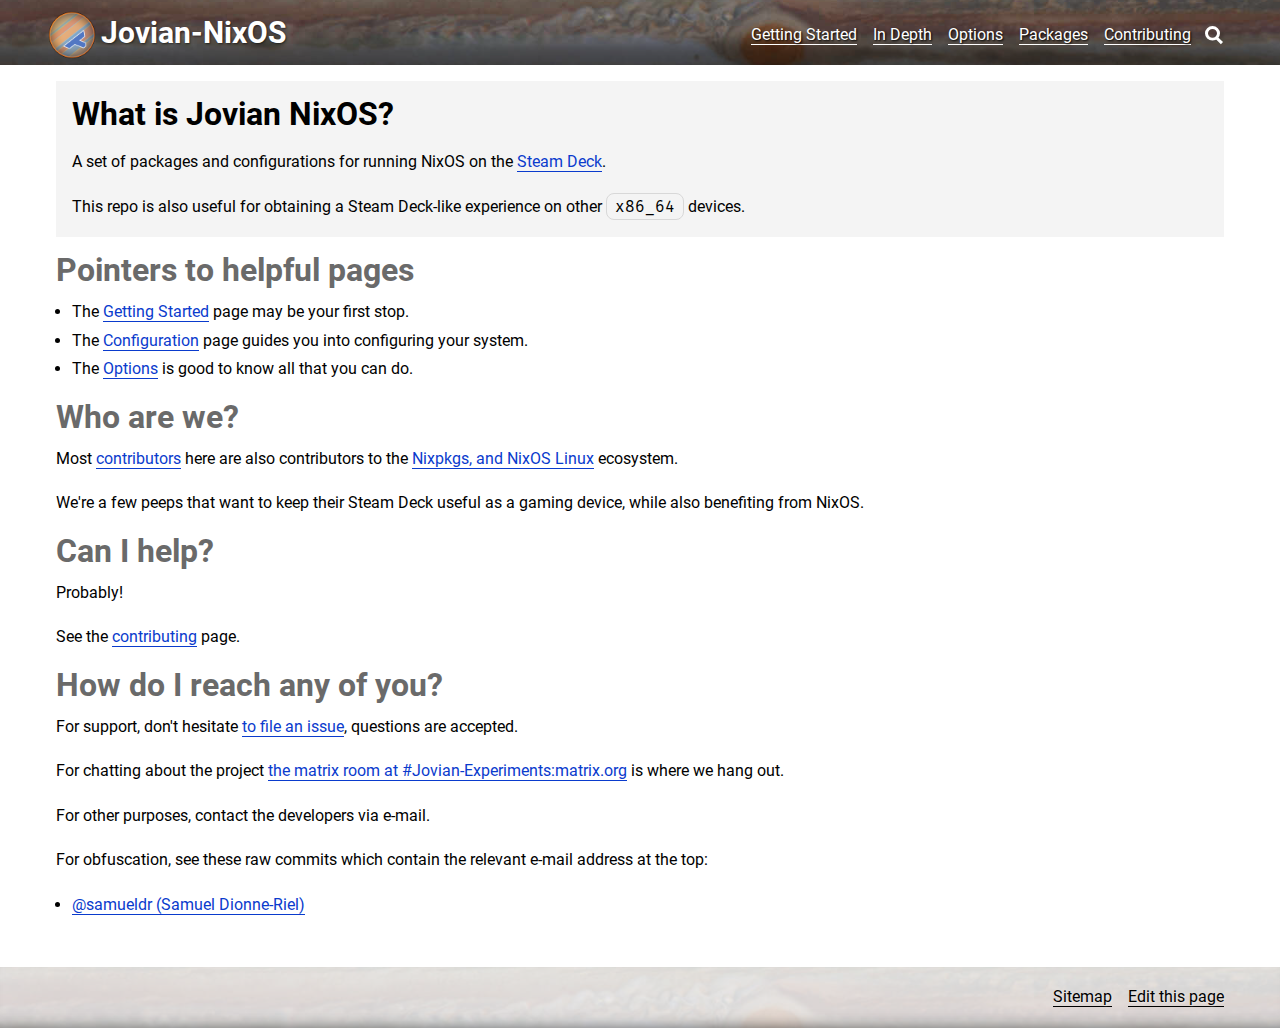
<file: index.html>
<!DOCTYPE html>

<html lang="en" class="without-js">
<head>
  <title>Home | Jovian-NixOS</title>
  <base href="." />
  <meta http-equiv="Content-Type" content="text/html; charset=utf-8" />
  <meta name="viewport" content="width=device-width, minimum-scale=1.0, initial-scale=1.0" />
  <link rel="stylesheet" href="styles/index.css" type="text/css" />

  <script>
    var html = document.documentElement;
    html.className = html.className.replace("without-js", "with-js");
  </script>
</head>

<body class="path--index-html">
  <header>
    <div>
      <h1><a href="index.html">Jovian-NixOS</a></h1>
      <nav>
        <ul>

          <li><a href="getting-started.html" class="-getting-started">Getting Started</a></li>

          <li><a href="in-depth.html" class="-in-depth">In Depth</a></li>

          <li><a href="options.html" class="-options">Options</a></li>

          <li><a href="packages.html" class="-packages">Packages</a></li>

          <li><a href="contributing.html" class="-contributing">Contributing</a></li>

          <li><a href="search.html" class="-search">Search</a></li>

        </ul>
      </nav>
    </div>
  </header>

  <main>
    <div class="generic-layout">
<!DOCTYPE html PUBLIC "-//W3C//DTD HTML 4.0 Transitional//EN" "http://www.w3.org/TR/REC-html40/loose.dtd">
<html><body>
<h1>Home</h1>
<!--

NOTE: This page also serves as the index page of the website!!

Its docs-folder-relative links will be rewritten accordingly.

HTML may be used to hide elements from the main website, be mindful about it.

-->
<div class="for-github -title homepage-title">
    <div align="center"><h1>Jovian NixOS</h1></div>
    <div align="center"><strong><em>NixOS on the Steam Deck</em></strong></div>
</div>
<div class="for-github -unneeded">
<hr>
</div>
<div class="homepage-hero">
<h2>What is Jovian NixOS?</h2>
<p>A set of packages and configurations for running NixOS on the <a href="https://www.steamdeck.com">Steam Deck</a>.</p>
<p>This repo is also useful for obtaining a Steam Deck-like experience on other <code>x86_64</code> devices.</p>
</div>
<div class="for-github -unneeded">
<hr>
</div>
<h2>Pointers to helpful pages</h2>
<ul>
<li>The <a href="getting-started.html">Getting Started</a> page may be your first stop.</li>
<li>The <a href="configuration.html">Configuration</a> page guides you into configuring your system.</li>
<li>The <a href="options.html">Options</a> is good to know all that you can do.</li>
</ul>
<div class="for-github -unneeded">
<hr>
</div>
<h2>Who are we?</h2>
<p>Most <a href="https://github.com/Jovian-Experiments/Jovian-NixOS/graphs/contributors">contributors</a> here are also contributors to the <a href="https://github.com/NixOS/nixpkgs">Nixpkgs, and NixOS Linux</a> ecosystem.</p>
<p>We're a few peeps that want to keep their Steam Deck useful as a gaming device, while also benefiting from NixOS.</p>
<h2>Can I help?</h2>
<p>Probably!</p>
<p>See the <a href="contributing.html">contributing</a> page.</p>
<h2>How do I reach any of you?</h2>
<p>For support, don't hesitate <a href="https://github.com/Jovian-Experiments/Jovian-NixOS/issues">to file an issue</a>, questions are accepted.</p>
<p>For chatting about the project <a href="https://matrix.to/#/#Jovian-Experiments:matrix.org">the matrix room at #Jovian-Experiments:matrix.org</a> is where we hang out.</p>
<p>For other purposes, contact the developers via e-mail.</p>
<p>For obfuscation, see these raw commits which contain the relevant e-mail address at the top:</p>
<ul>
<li><a href="https://github.com/Jovian-Experiments/Jovian-NixOS/commit/af7041f1e92d6d4e1e04e6e4f9ec6e301d2b8e01.patch">@samueldr (Samuel Dionne-Riel)</a></li>
</ul>
</body></html>

    </div>
  </main>

  <footer>
    <div>
      <nav>
        <ul>
          <li><a href="sitemap.html">Sitemap</a></li>
          
            
          <li><a href="https://github.com/Jovian-Experiments/Jovian-NixOS/edit/development/docs/../README.md">Edit this page</a></li>
          
        </ul>
      </nav>
    </div>
  </footer>
</body>
</html>
</file>
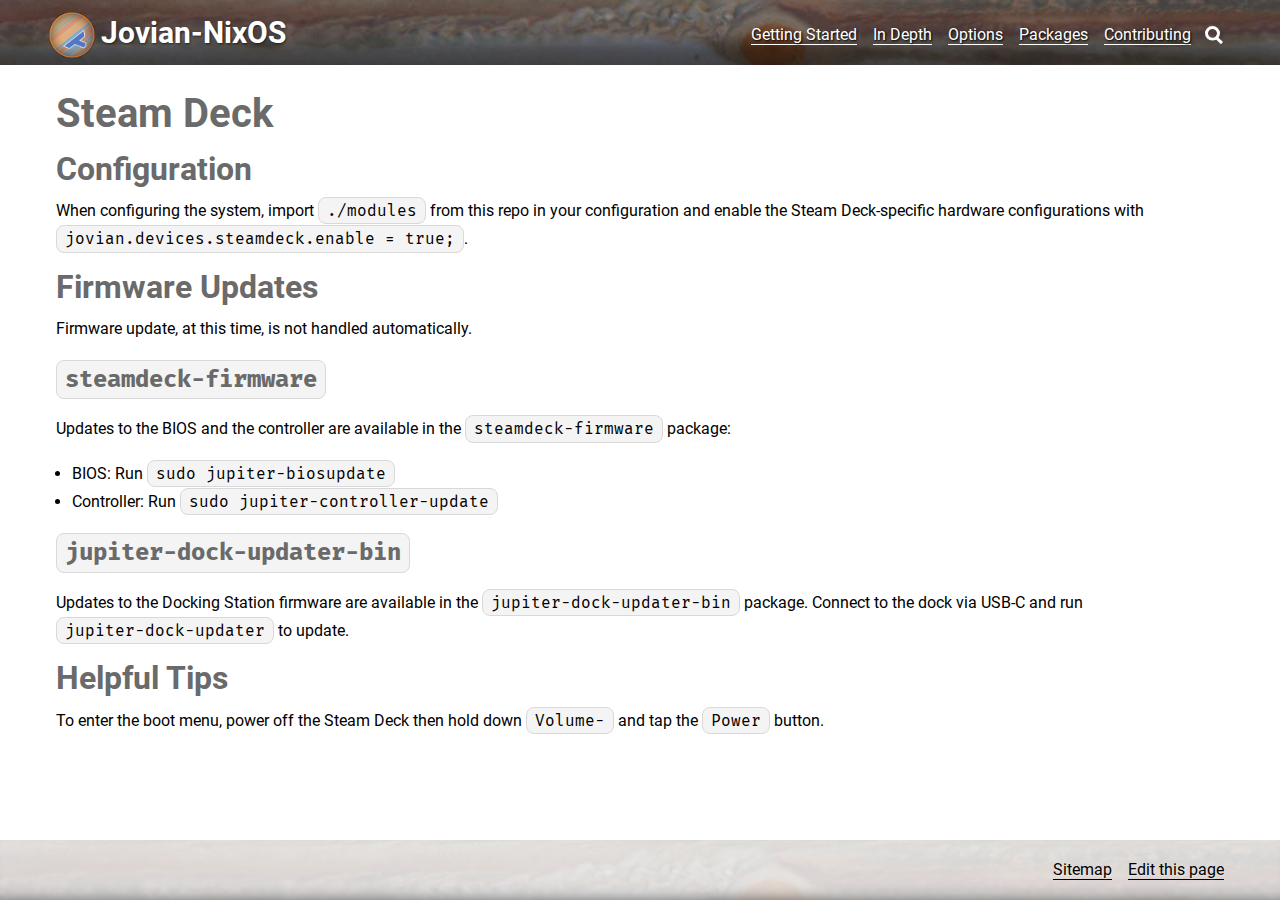
<file: devices/valve-steam-deck/index.html>
<!DOCTYPE html>

<html lang="en" class="without-js">
<head>
  <title>Steam Deck | Jovian-NixOS</title>
  <base href="../.." />
  <meta http-equiv="Content-Type" content="text/html; charset=utf-8" />
  <meta name="viewport" content="width=device-width, minimum-scale=1.0, initial-scale=1.0" />
  <link rel="stylesheet" href="styles/index.css" type="text/css" />

  <script>
    var html = document.documentElement;
    html.className = html.className.replace("without-js", "with-js");
  </script>
</head>

<body class="path--devices-valve-steam-deck/index">
  <header>
    <div>
      <h1><a href="index.html">Jovian-NixOS</a></h1>
      <nav>
        <ul>

          <li><a href="getting-started.html" class="-getting-started">Getting Started</a></li>

          <li><a href="in-depth.html" class="-in-depth">In Depth</a></li>

          <li><a href="options.html" class="-options">Options</a></li>

          <li><a href="packages.html" class="-packages">Packages</a></li>

          <li><a href="contributing.html" class="-contributing">Contributing</a></li>

          <li><a href="search.html" class="-search">Search</a></li>

        </ul>
      </nav>
    </div>
  </header>

  <main>
    <div class="generic-layout">
<!DOCTYPE html PUBLIC "-//W3C//DTD HTML 4.0 Transitional//EN" "http://www.w3.org/TR/REC-html40/loose.dtd">
<html><body>
<h1>Steam Deck</h1>
<h2>Configuration</h2>
<p>When configuring the system, import <code>./modules</code> from this repo in your configuration and enable the Steam Deck-specific hardware configurations with <code>jovian.devices.steamdeck.enable = true;</code>.</p>
<h2>Firmware Updates</h2>
<p>Firmware update, at this time, is not handled automatically.</p>
<h3><code>steamdeck-firmware</code></h3>
<p>Updates to the BIOS and the controller are available in the <code>steamdeck-firmware</code> package:</p>
<ul>
<li>BIOS: Run <code>sudo jupiter-biosupdate</code>
</li>
<li>Controller: Run <code>sudo jupiter-controller-update</code>
</li>
</ul>
<h3><code>jupiter-dock-updater-bin</code></h3>
<p>Updates to the Docking Station firmware are available in the <code>jupiter-dock-updater-bin</code> package.
Connect to the dock via USB-C and run <code>jupiter-dock-updater</code> to update.</p>
<h2>Helpful Tips</h2>
<p>To enter the boot menu, power off the Steam Deck then hold down <code>Volume-</code> and tap the <code>Power</code> button.</p>
</body></html>

    </div>
  </main>

  <footer>
    <div>
      <nav>
        <ul>
          <li><a href="sitemap.html">Sitemap</a></li>
          
            
          <li><a href="https://github.com/Jovian-Experiments/Jovian-NixOS/edit/development/docs/devices/valve-steam-deck/index.md">Edit this page</a></li>
          
        </ul>
      </nav>
    </div>
  </footer>
</body>
</html>
</file>
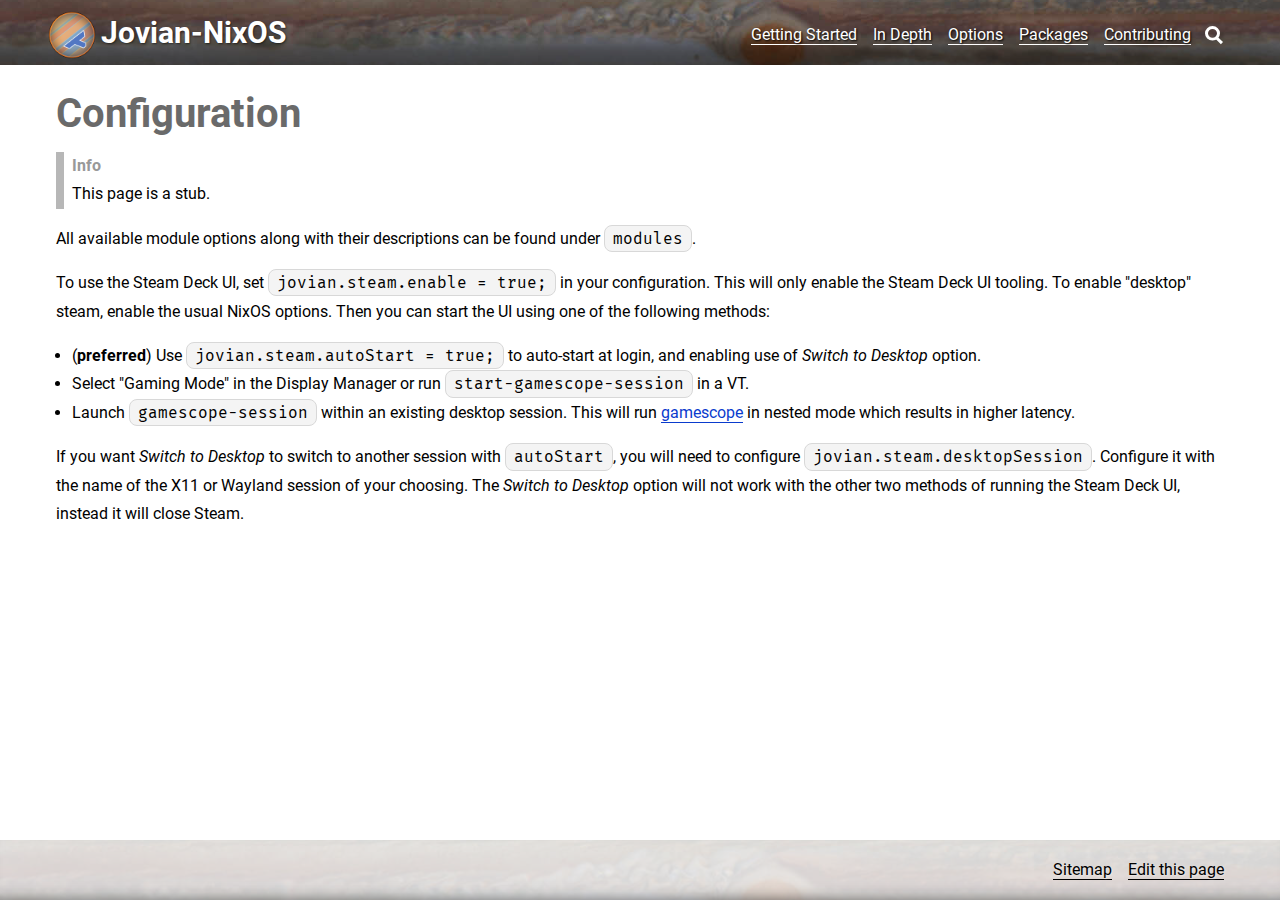
<file: configuration.html>
<!DOCTYPE html>

<html lang="en" class="without-js">
<head>
  <title>Configuration | Jovian-NixOS</title>
  <base href="." />
  <meta http-equiv="Content-Type" content="text/html; charset=utf-8" />
  <meta name="viewport" content="width=device-width, minimum-scale=1.0, initial-scale=1.0" />
  <link rel="stylesheet" href="styles/index.css" type="text/css" />

  <script>
    var html = document.documentElement;
    html.className = html.className.replace("without-js", "with-js");
  </script>
</head>

<body class="path--configuration-html">
  <header>
    <div>
      <h1><a href="index.html">Jovian-NixOS</a></h1>
      <nav>
        <ul>

          <li><a href="getting-started.html" class="-getting-started">Getting Started</a></li>

          <li><a href="in-depth.html" class="-in-depth">In Depth</a></li>

          <li><a href="options.html" class="-options">Options</a></li>

          <li><a href="packages.html" class="-packages">Packages</a></li>

          <li><a href="contributing.html" class="-contributing">Contributing</a></li>

          <li><a href="search.html" class="-search">Search</a></li>

        </ul>
      </nav>
    </div>
  </header>

  <main>
    <div class="generic-layout">
<!DOCTYPE html PUBLIC "-//W3C//DTD HTML 4.0 Transitional//EN" "http://www.w3.org/TR/REC-html40/loose.dtd">
<html><body>
<h1>Configuration</h1>
<blockquote class="admonition-box -info">
<header>Info</header>
<p>This page is a stub.</p>
</blockquote>
<p>All available module options along with their descriptions can be found under <code>modules</code>.</p>
<p>To use the Steam Deck UI, set <code>jovian.steam.enable = true;</code> in your configuration.
This will only enable the Steam Deck UI tooling. To enable "desktop" steam, enable the usual NixOS options.
Then you can start the UI using one of the following methods:</p>
<ul>
<li>(<strong>preferred</strong>) Use <code>jovian.steam.autoStart = true;</code> to auto-start at login, and enabling use of <em>Switch to Desktop</em> option.</li>
<li>Select "Gaming Mode" in the Display Manager or run <code>start-gamescope-session</code> in a VT.</li>
<li>Launch <code>gamescope-session</code> within an existing desktop session. This will run <a href="https://github.com/Plagman/gamescope">gamescope</a> in nested mode which results in higher latency.</li>
</ul>
<p>If you want <em>Switch to Desktop</em> to switch to another session with <code>autoStart</code>, you will need to configure <code>jovian.steam.desktopSession</code>.
Configure it with the name of the X11 or Wayland session of your choosing.
The <em>Switch to Desktop</em> option will not work with the other two methods of running the Steam Deck UI, instead it will close Steam.</p>
</body></html>

    </div>
  </main>

  <footer>
    <div>
      <nav>
        <ul>
          <li><a href="sitemap.html">Sitemap</a></li>
          
            
          <li><a href="https://github.com/Jovian-Experiments/Jovian-NixOS/edit/development/docs/configuration.md">Edit this page</a></li>
          
        </ul>
      </nav>
    </div>
  </footer>
</body>
</html>
</file>
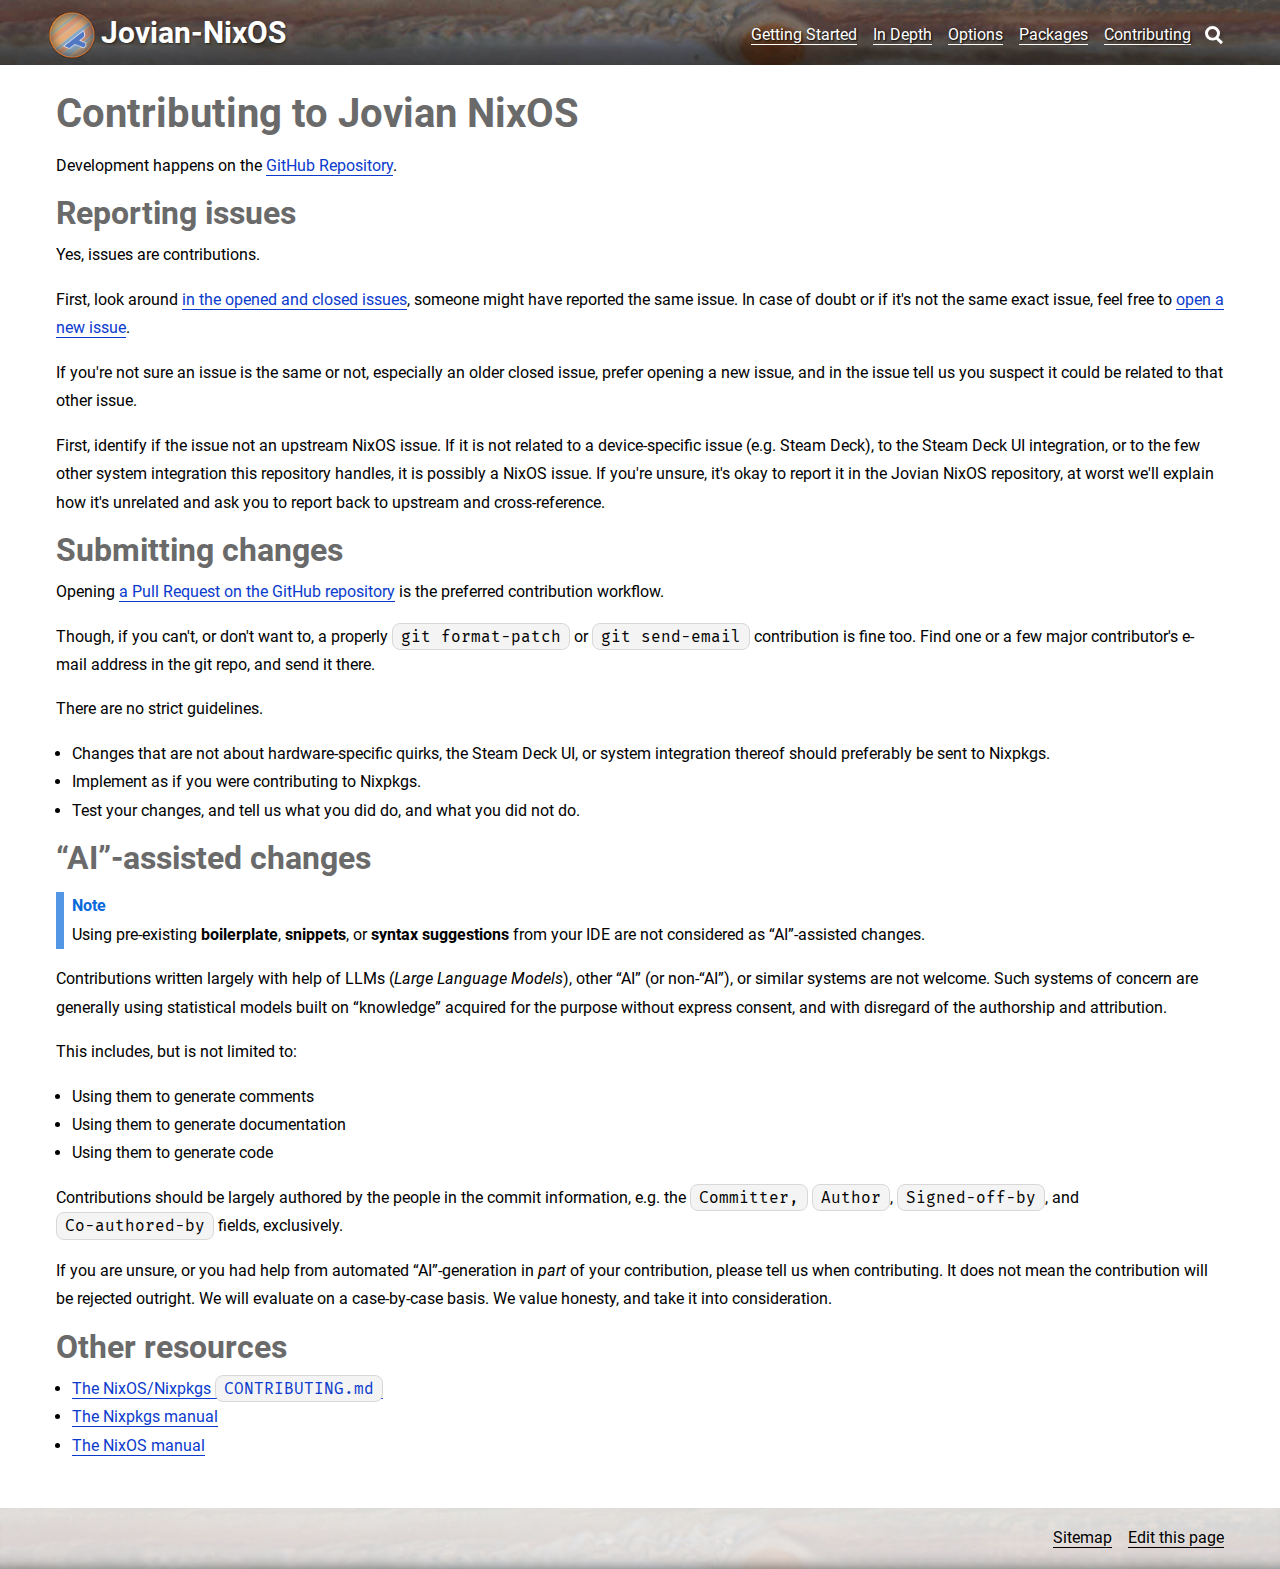
<file: contributing.html>
<!DOCTYPE html>

<html lang="en" class="without-js">
<head>
  <title>Contributing to Jovian NixOS | Jovian-NixOS</title>
  <base href="." />
  <meta http-equiv="Content-Type" content="text/html; charset=utf-8" />
  <meta name="viewport" content="width=device-width, minimum-scale=1.0, initial-scale=1.0" />
  <link rel="stylesheet" href="styles/index.css" type="text/css" />

  <script>
    var html = document.documentElement;
    html.className = html.className.replace("without-js", "with-js");
  </script>
</head>

<body class="path--contributing-html">
  <header>
    <div>
      <h1><a href="index.html">Jovian-NixOS</a></h1>
      <nav>
        <ul>

          <li><a href="getting-started.html" class="-getting-started">Getting Started</a></li>

          <li><a href="in-depth.html" class="-in-depth">In Depth</a></li>

          <li><a href="options.html" class="-options">Options</a></li>

          <li><a href="packages.html" class="-packages">Packages</a></li>

          <li><a href="contributing.html" class="-contributing">Contributing</a></li>

          <li><a href="search.html" class="-search">Search</a></li>

        </ul>
      </nav>
    </div>
  </header>

  <main>
    <div class="generic-layout">
<!DOCTYPE html PUBLIC "-//W3C//DTD HTML 4.0 Transitional//EN" "http://www.w3.org/TR/REC-html40/loose.dtd">
<html><body>
<h1>Contributing to Jovian NixOS</h1>
<p>Development happens on the <a href="https://github.com/Jovian-Experiments/Jovian-NixOS/">GitHub Repository</a>.</p>
<h2>Reporting issues</h2>
<p>Yes, issues are contributions.</p>
<p>First, look around <a href="https://github.com/Jovian-Experiments/Jovian-NixOS/issues?q=is%3Aissue+">in the opened and closed issues</a>, someone might have reported the same issue.
In case of doubt or if it's not the same exact issue, feel free to <a href="https://github.com/Jovian-Experiments/Jovian-NixOS/issues/new">open a new issue</a>.</p>
<p>If you're not sure an issue is the same or not, especially an older closed issue, prefer opening a new issue, and in the issue tell us you suspect it could be related to that other issue.</p>
<p>First, identify if the issue not an upstream NixOS issue.
If it is not related to a device-specific issue (e.g. Steam Deck), to the Steam Deck UI integration, or to the few other system integration this repository handles, it is possibly a NixOS issue.
If you're unsure, it's okay to report it in the Jovian NixOS repository, at worst we'll explain how it's unrelated and ask you to report back to upstream and cross-reference.</p>
<h2>Submitting changes</h2>
<p>Opening <a href="https://github.com/NixOS/nixpkgs/pulls">a Pull Request on the GitHub repository</a> is the preferred contribution workflow.</p>
<p>Though, if you can't, or don't want to, a properly <code>git format-patch</code> or <code>git send-email</code> contribution is fine too.
Find one or a few major contributor's e-mail address in the git repo, and send it there.</p>
<p>There are no strict guidelines.</p>
<ul>
<li>Changes that are not about hardware-specific quirks, the Steam Deck UI, or system integration thereof should preferably be sent to Nixpkgs.</li>
<li>Implement as if you were contributing to Nixpkgs.</li>
<li>Test your changes, and tell us what you did do, and what you did not do.</li>
</ul>
<h2>“AI”-assisted changes</h2>
<blockquote class="admonition-box -note">
<header>Note</header>
<p>Using pre-existing <strong>boilerplate</strong>, <strong>snippets</strong>, or <strong>syntax suggestions</strong> from your IDE are not considered as “AI”-assisted changes.</p>
</blockquote>
<p>Contributions written largely with help of LLMs (<em>Large Language Models</em>), other “AI” (or non-“AI”), or similar systems are not welcome.
Such systems of concern are generally using statistical models built on “knowledge” acquired for the purpose without express consent, and with disregard of the authorship and attribution.</p>
<p>This includes, but is not limited to:</p>
<ul>
<li>Using them to generate comments</li>
<li>Using them to generate documentation</li>
<li>Using them to generate code</li>
</ul>
<p>Contributions should be largely authored by the people in the commit information, e.g. the <code>Committer,</code> <code>Author</code>, <code>Signed-off-by</code>, and <code>Co-authored-by</code> fields, exclusively.</p>
<p>If you are unsure, or you had help from automated “AI”-generation in <em>part</em> of your contribution, please tell us when contributing.
It does not mean the contribution will be rejected outright.
We will evaluate on a case-by-case basis.
We value honesty, and take it into consideration.</p>
<h2>Other resources</h2>
<ul>
<li><a href="https://github.com/NixOS/nixpkgs/blob/master/CONTRIBUTING.md?">The NixOS/Nixpkgs <code>CONTRIBUTING.md</code></a></li>
<li><a href="https://nixos.org/manual/nixpkgs/unstable/">The Nixpkgs manual</a></li>
<li><a href="https://nixos.org/manual/nixos/unstable/">The NixOS manual</a></li>
</ul>
</body></html>

    </div>
  </main>

  <footer>
    <div>
      <nav>
        <ul>
          <li><a href="sitemap.html">Sitemap</a></li>
          
            
          <li><a href="https://github.com/Jovian-Experiments/Jovian-NixOS/edit/development/docs/../CONTRIBUTING.md">Edit this page</a></li>
          
        </ul>
      </nav>
    </div>
  </footer>
</body>
</html>
</file>
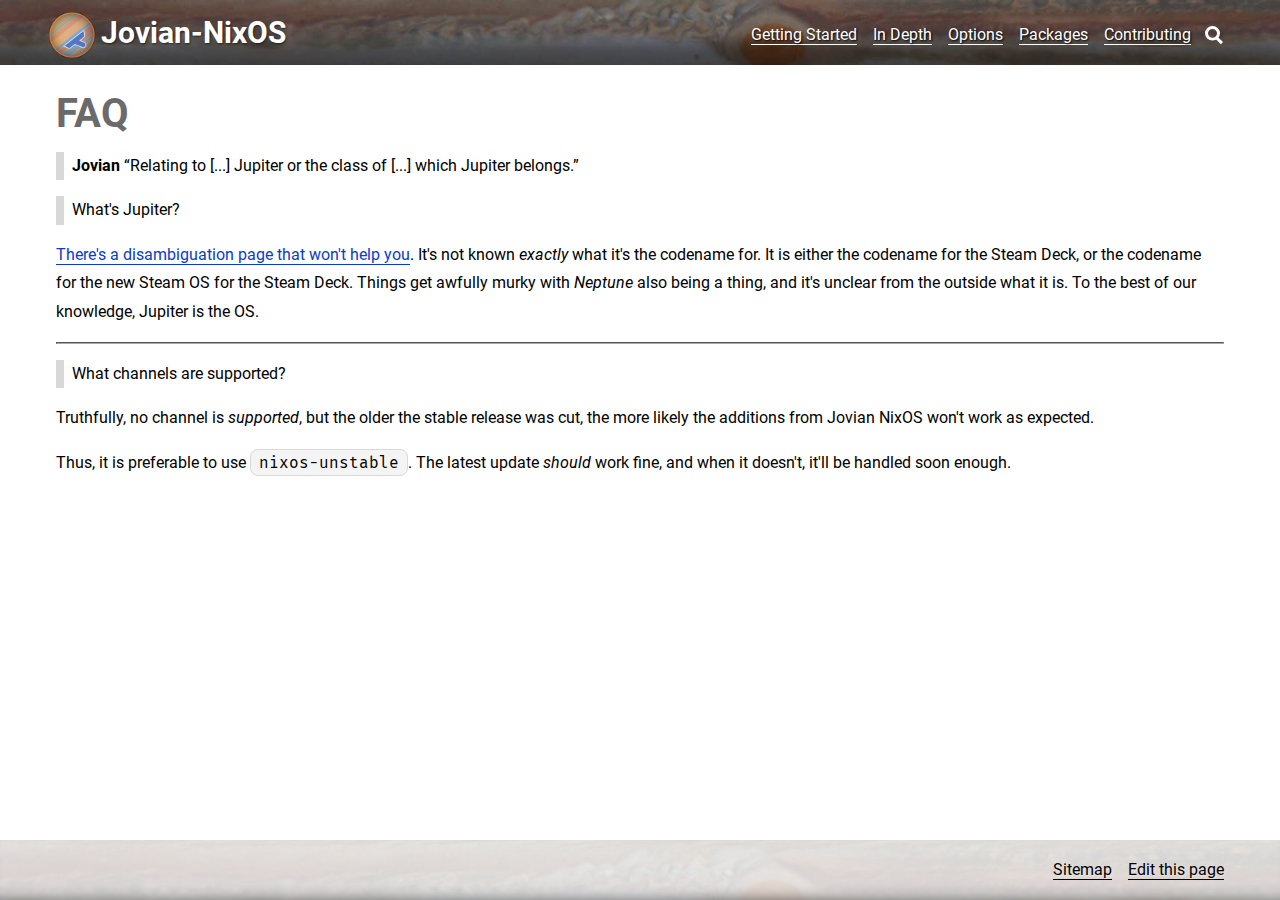
<file: FAQ.html>
<!DOCTYPE html>

<html lang="en" class="without-js">
<head>
  <title>FAQ | Jovian-NixOS</title>
  <base href="." />
  <meta http-equiv="Content-Type" content="text/html; charset=utf-8" />
  <meta name="viewport" content="width=device-width, minimum-scale=1.0, initial-scale=1.0" />
  <link rel="stylesheet" href="styles/index.css" type="text/css" />

  <script>
    var html = document.documentElement;
    html.className = html.className.replace("without-js", "with-js");
  </script>
</head>

<body class="path---AQ">
  <header>
    <div>
      <h1><a href="index.html">Jovian-NixOS</a></h1>
      <nav>
        <ul>

          <li><a href="getting-started.html" class="-getting-started">Getting Started</a></li>

          <li><a href="in-depth.html" class="-in-depth">In Depth</a></li>

          <li><a href="options.html" class="-options">Options</a></li>

          <li><a href="packages.html" class="-packages">Packages</a></li>

          <li><a href="contributing.html" class="-contributing">Contributing</a></li>

          <li><a href="search.html" class="-search">Search</a></li>

        </ul>
      </nav>
    </div>
  </header>

  <main>
    <div class="generic-layout">
<!DOCTYPE html PUBLIC "-//W3C//DTD HTML 4.0 Transitional//EN" "http://www.w3.org/TR/REC-html40/loose.dtd">
<html><body>
<h1>FAQ</h1>
<blockquote>
<p><strong>Jovian</strong>
“Relating to [...] Jupiter or the class of [...] which Jupiter belongs.”</p>
</blockquote>
<blockquote>
<p>What's Jupiter?</p>
</blockquote>
<p><a href="https://en.wikipedia.org/wiki/Jupiter_(disambiguation)">There's a disambiguation page that won't help you</a>.
It's not known <em>exactly</em> what it's the codename for.
It is either the codename for the Steam Deck, or the codename for the new Steam OS for the Steam Deck.
Things get awfully murky with <em>Neptune</em> also being a thing, and it's unclear from the outside what it is.
To the best of our knowledge, Jupiter is the OS.</p>
<hr>
<blockquote>
<p>What channels are supported?</p>
</blockquote>
<p>Truthfully, no channel is <em>supported</em>, but the older the stable release was cut, the more likely the additions from Jovian NixOS won't work as expected.</p>
<p>Thus, it is preferable to use <code>nixos-unstable</code>. The latest update <em>should</em> work fine, and when it doesn't, it'll be handled soon enough.</p>
</body></html>

    </div>
  </main>

  <footer>
    <div>
      <nav>
        <ul>
          <li><a href="sitemap.html">Sitemap</a></li>
          
            
          <li><a href="https://github.com/Jovian-Experiments/Jovian-NixOS/edit/development/docs/FAQ.md">Edit this page</a></li>
          
        </ul>
      </nav>
    </div>
  </footer>
</body>
</html>
</file>
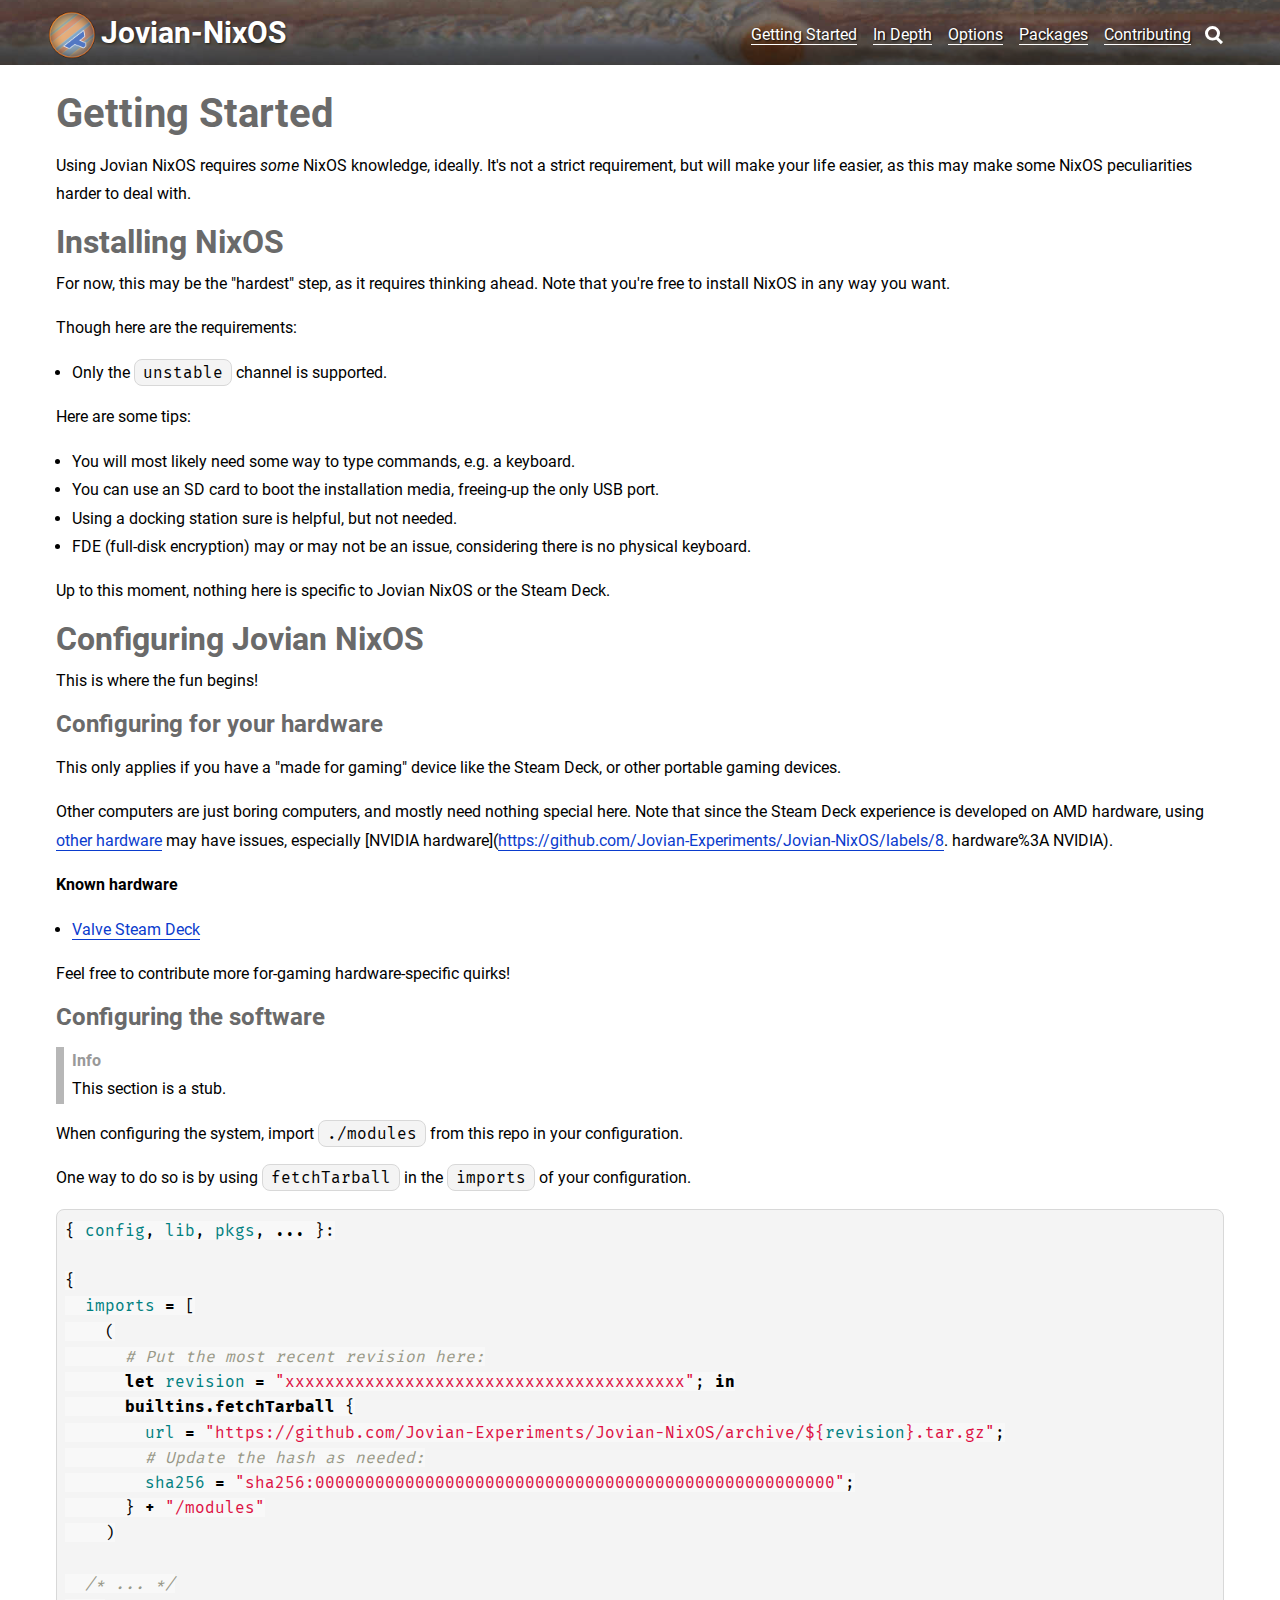
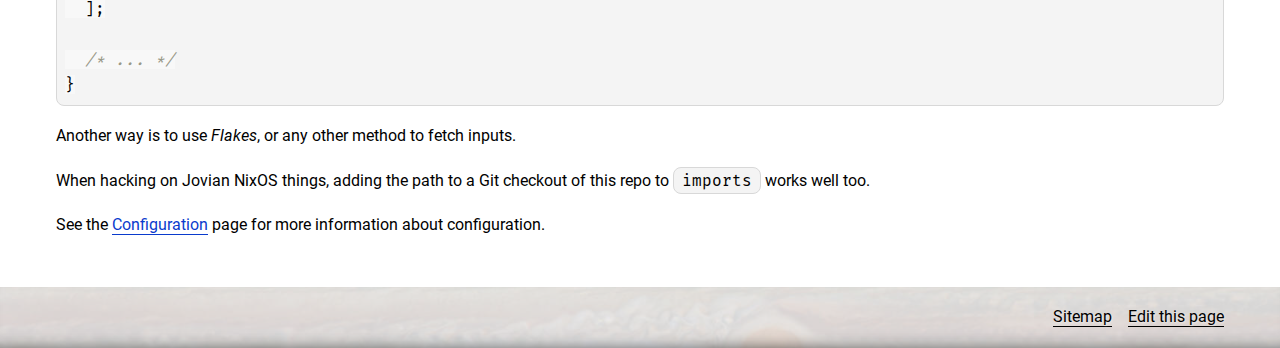
<file: getting-started.html>
<!DOCTYPE html>

<html lang="en" class="without-js">
<head>
  <title>Getting Started | Jovian-NixOS</title>
  <base href="." />
  <meta http-equiv="Content-Type" content="text/html; charset=utf-8" />
  <meta name="viewport" content="width=device-width, minimum-scale=1.0, initial-scale=1.0" />
  <link rel="stylesheet" href="styles/index.css" type="text/css" />

  <script>
    var html = document.documentElement;
    html.className = html.className.replace("without-js", "with-js");
  </script>
</head>

<body class="path--getting-started">
  <header>
    <div>
      <h1><a href="index.html">Jovian-NixOS</a></h1>
      <nav>
        <ul>

          <li><a href="getting-started.html" class="-getting-started">Getting Started</a></li>

          <li><a href="in-depth.html" class="-in-depth">In Depth</a></li>

          <li><a href="options.html" class="-options">Options</a></li>

          <li><a href="packages.html" class="-packages">Packages</a></li>

          <li><a href="contributing.html" class="-contributing">Contributing</a></li>

          <li><a href="search.html" class="-search">Search</a></li>

        </ul>
      </nav>
    </div>
  </header>

  <main>
    <div class="generic-layout">
<!DOCTYPE html PUBLIC "-//W3C//DTD HTML 4.0 Transitional//EN" "http://www.w3.org/TR/REC-html40/loose.dtd">
<html><body>
<h1>Getting Started</h1>
<p>Using Jovian NixOS requires <em>some</em> NixOS knowledge, ideally.
It's not a strict requirement, but will make your life easier, as this may make some NixOS peculiarities harder to deal with.</p>
<h2>Installing NixOS</h2>
<p>For now, this may be the "hardest" step, as it requires thinking ahead.
Note that you're free to install NixOS in any way you want.</p>
<p>Though here are the requirements:</p>
<ul>
<li>Only the <code>unstable</code> channel is supported.</li>
</ul>
<p>Here are some tips:</p>
<ul>
<li>You will most likely need some way to type commands, e.g. a keyboard.</li>
<li>You can use an SD card to boot the installation media, freeing-up the only USB port.</li>
<li>Using a docking station sure is helpful, but not needed.</li>
<li>FDE (full-disk encryption) may or may not be an issue, considering there is no physical keyboard.</li>
</ul>
<p>Up to this moment, nothing here is specific to Jovian NixOS or the Steam Deck.</p>
<h2>Configuring Jovian NixOS</h2>
<p>This is where the fun begins!</p>
<h3>Configuring for your hardware</h3>
<p>This only applies if you have a "made for gaming" device like the Steam Deck, or other portable gaming devices.</p>
<p>Other computers are just boring computers, and mostly need nothing special here.
Note that since the Steam Deck experience is developed on AMD hardware, using <a href="https://github.com/Jovian-Experiments/Jovian-NixOS/labels/8.%20hardware%3A%20other">other hardware</a> may have issues, especially [NVIDIA hardware](<a href="https://github.com/Jovian-Experiments/Jovian-NixOS/labels/8">https://github.com/Jovian-Experiments/Jovian-NixOS/labels/8</a>. hardware%3A NVIDIA).</p>
<p><strong>Known hardware</strong></p>
<ul>
<li><a href="devices/valve-steam-deck/index.html">Valve Steam Deck</a></li>
</ul>
<p>Feel free to contribute more for-gaming hardware-specific quirks!</p>
<h3>Configuring the software</h3>
<blockquote class="admonition-box -info">
<header>Info</header>
<p>This section is a stub.</p>
</blockquote>
<p>When configuring the system, import <code>./modules</code> from this repo in your configuration.</p>
<p>One way to do so is by using <code>fetchTarball</code> in the <code>imports</code> of your configuration.</p>
<pre><code class="language-nix highlight"><span class="p">{</span> <span class="nv">config</span><span class="p">,</span> <span class="nv">lib</span><span class="p">,</span> <span class="nv">pkgs</span><span class="p">,</span> <span class="o">...</span> <span class="p">}:</span>

<span class="p">{</span>
  <span class="nv">imports</span> <span class="o">=</span> <span class="p">[</span>
    <span class="p">(</span>
      <span class="c"># Put the most recent revision here:</span>
      <span class="kd">let</span> <span class="nv">revision</span> <span class="o">=</span> <span class="s2">"xxxxxxxxxxxxxxxxxxxxxxxxxxxxxxxxxxxxxxxx"</span><span class="p">;</span> <span class="kn">in</span>
      <span class="kr">builtins</span><span class="o">.</span><span class="kr">fetchTarball</span> <span class="p">{</span>
        <span class="nv">url</span> <span class="o">=</span> <span class="s2">"https://github.com/Jovian-Experiments/Jovian-NixOS/archive/</span><span class="si">${</span><span class="nv">revision</span><span class="si">}</span><span class="s2">.tar.gz"</span><span class="p">;</span>
        <span class="c"># Update the hash as needed:</span>
        <span class="nv">sha256</span> <span class="o">=</span> <span class="s2">"sha256:0000000000000000000000000000000000000000000000000000"</span><span class="p">;</span>
      <span class="p">}</span> <span class="o">+</span> <span class="s2">"/modules"</span>
    <span class="p">)</span>

  <span class="c">/* ... */</span>
  <span class="p">];</span>

  <span class="c">/* ... */</span>
<span class="p">}</span>
</code></pre>
<p>Another way is to use <em>Flakes</em>, or any other method to fetch inputs.</p>
<p>When hacking on Jovian NixOS things, adding the path to a Git checkout of this repo to <code>imports</code> works well too.</p>
<p>See the <a href="configuration.html">Configuration</a> page for more information about configuration.</p>
</body></html>

    </div>
  </main>

  <footer>
    <div>
      <nav>
        <ul>
          <li><a href="sitemap.html">Sitemap</a></li>
          
            
          <li><a href="https://github.com/Jovian-Experiments/Jovian-NixOS/edit/development/docs/getting-started.md">Edit this page</a></li>
          
        </ul>
      </nav>
    </div>
  </footer>
</body>
</html>
</file>
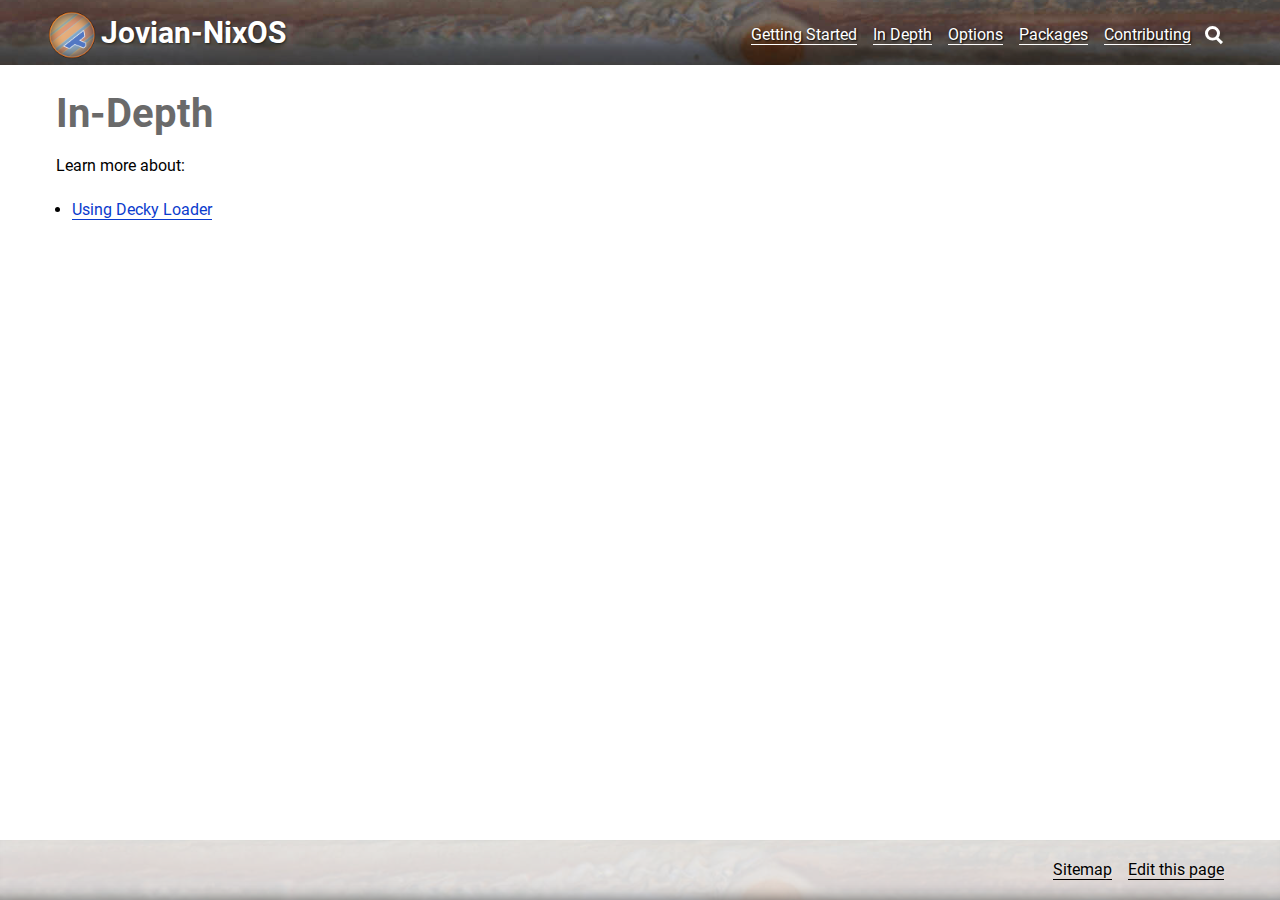
<file: in-depth.html>
<!DOCTYPE html>

<html lang="en" class="without-js">
<head>
  <title>In-Depth | Jovian-NixOS</title>
  <base href="." />
  <meta http-equiv="Content-Type" content="text/html; charset=utf-8" />
  <meta name="viewport" content="width=device-width, minimum-scale=1.0, initial-scale=1.0" />
  <link rel="stylesheet" href="styles/index.css" type="text/css" />

  <script>
    var html = document.documentElement;
    html.className = html.className.replace("without-js", "with-js");
  </script>
</head>

<body class="path--in-depth">
  <header>
    <div>
      <h1><a href="index.html">Jovian-NixOS</a></h1>
      <nav>
        <ul>

          <li><a href="getting-started.html" class="-getting-started">Getting Started</a></li>

          <li><a href="in-depth.html" class="-in-depth">In Depth</a></li>

          <li><a href="options.html" class="-options">Options</a></li>

          <li><a href="packages.html" class="-packages">Packages</a></li>

          <li><a href="contributing.html" class="-contributing">Contributing</a></li>

          <li><a href="search.html" class="-search">Search</a></li>

        </ul>
      </nav>
    </div>
  </header>

  <main>
    <div class="generic-layout">
<!DOCTYPE html PUBLIC "-//W3C//DTD HTML 4.0 Transitional//EN" "http://www.w3.org/TR/REC-html40/loose.dtd">
<html><body>
<h1>In-Depth</h1>
<p>Learn more about:</p>
<ul>
<li><a href="in-depth/decky-loader.html">Using Decky Loader</a></li>
</ul>
</body></html>

    </div>
  </main>

  <footer>
    <div>
      <nav>
        <ul>
          <li><a href="sitemap.html">Sitemap</a></li>
          
            
          <li><a href="https://github.com/Jovian-Experiments/Jovian-NixOS/edit/development/docs/in-depth.md">Edit this page</a></li>
          
        </ul>
      </nav>
    </div>
  </footer>
</body>
</html>
</file>
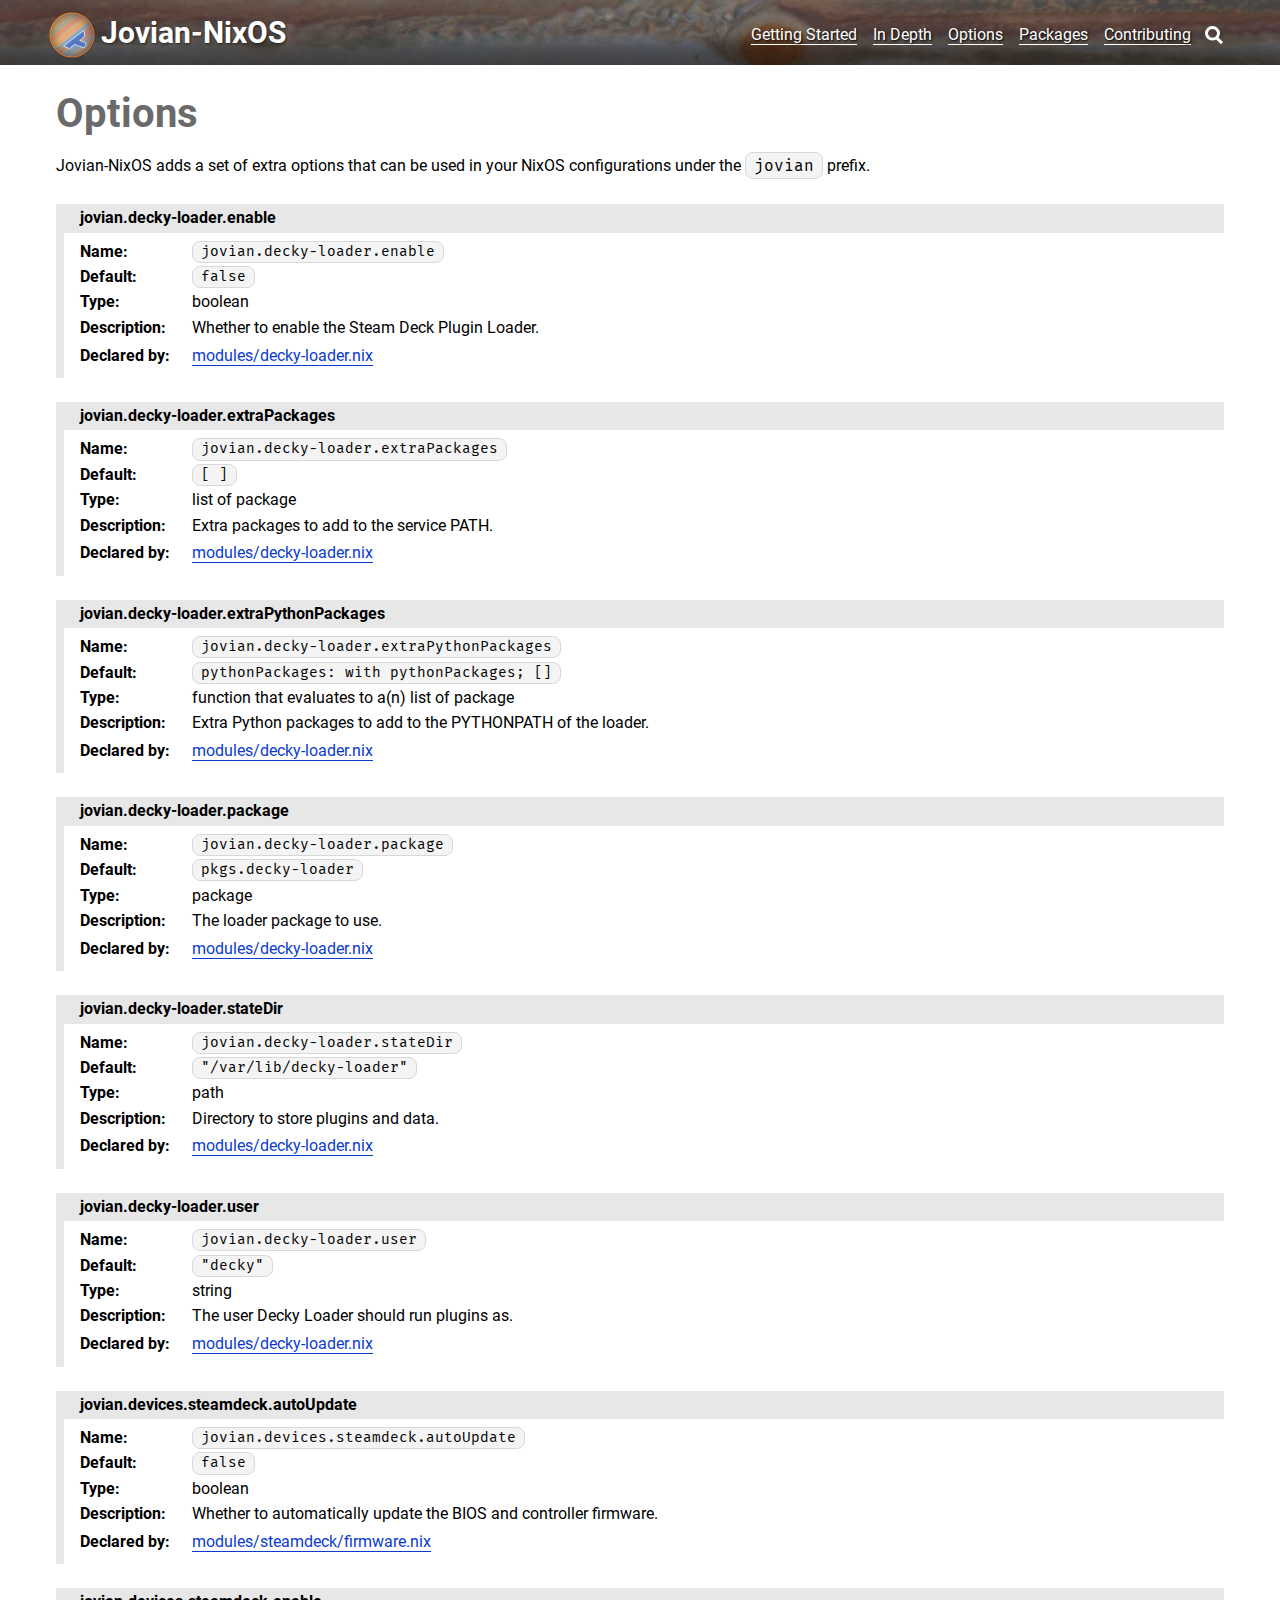
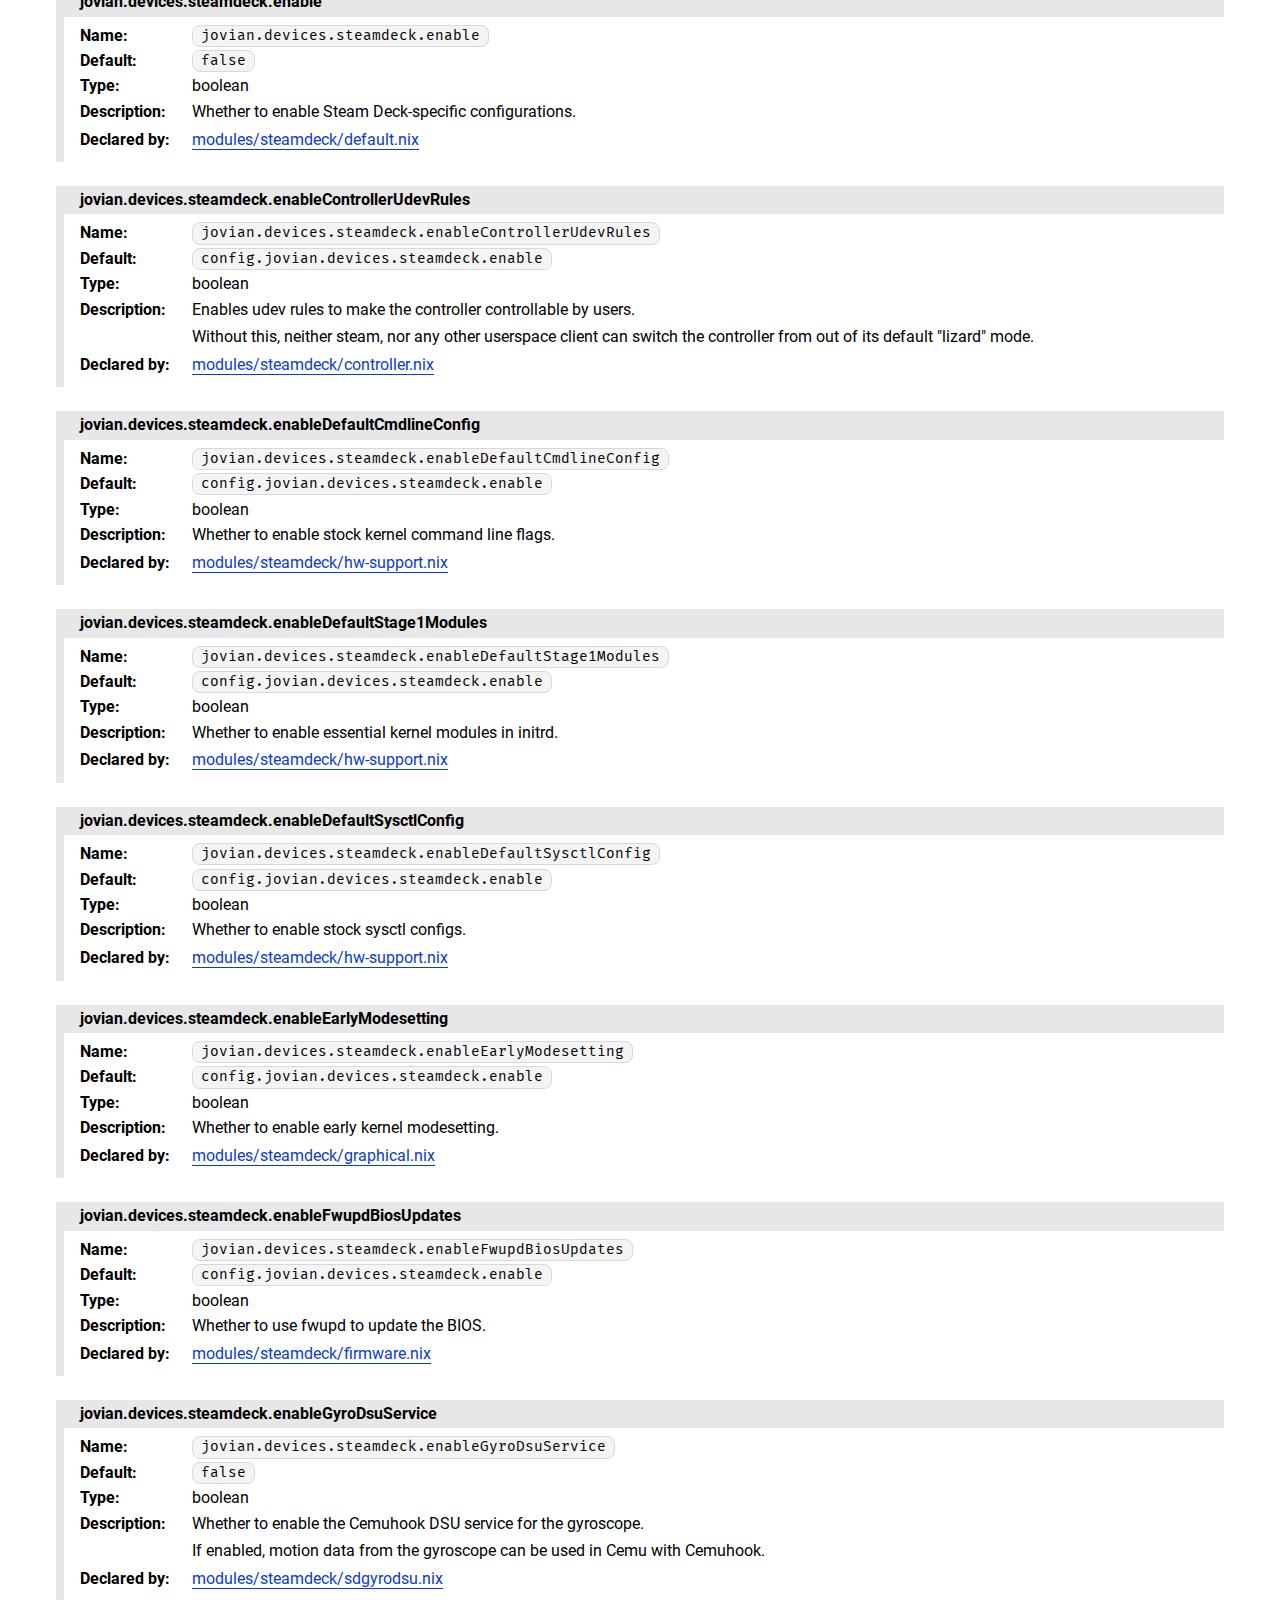
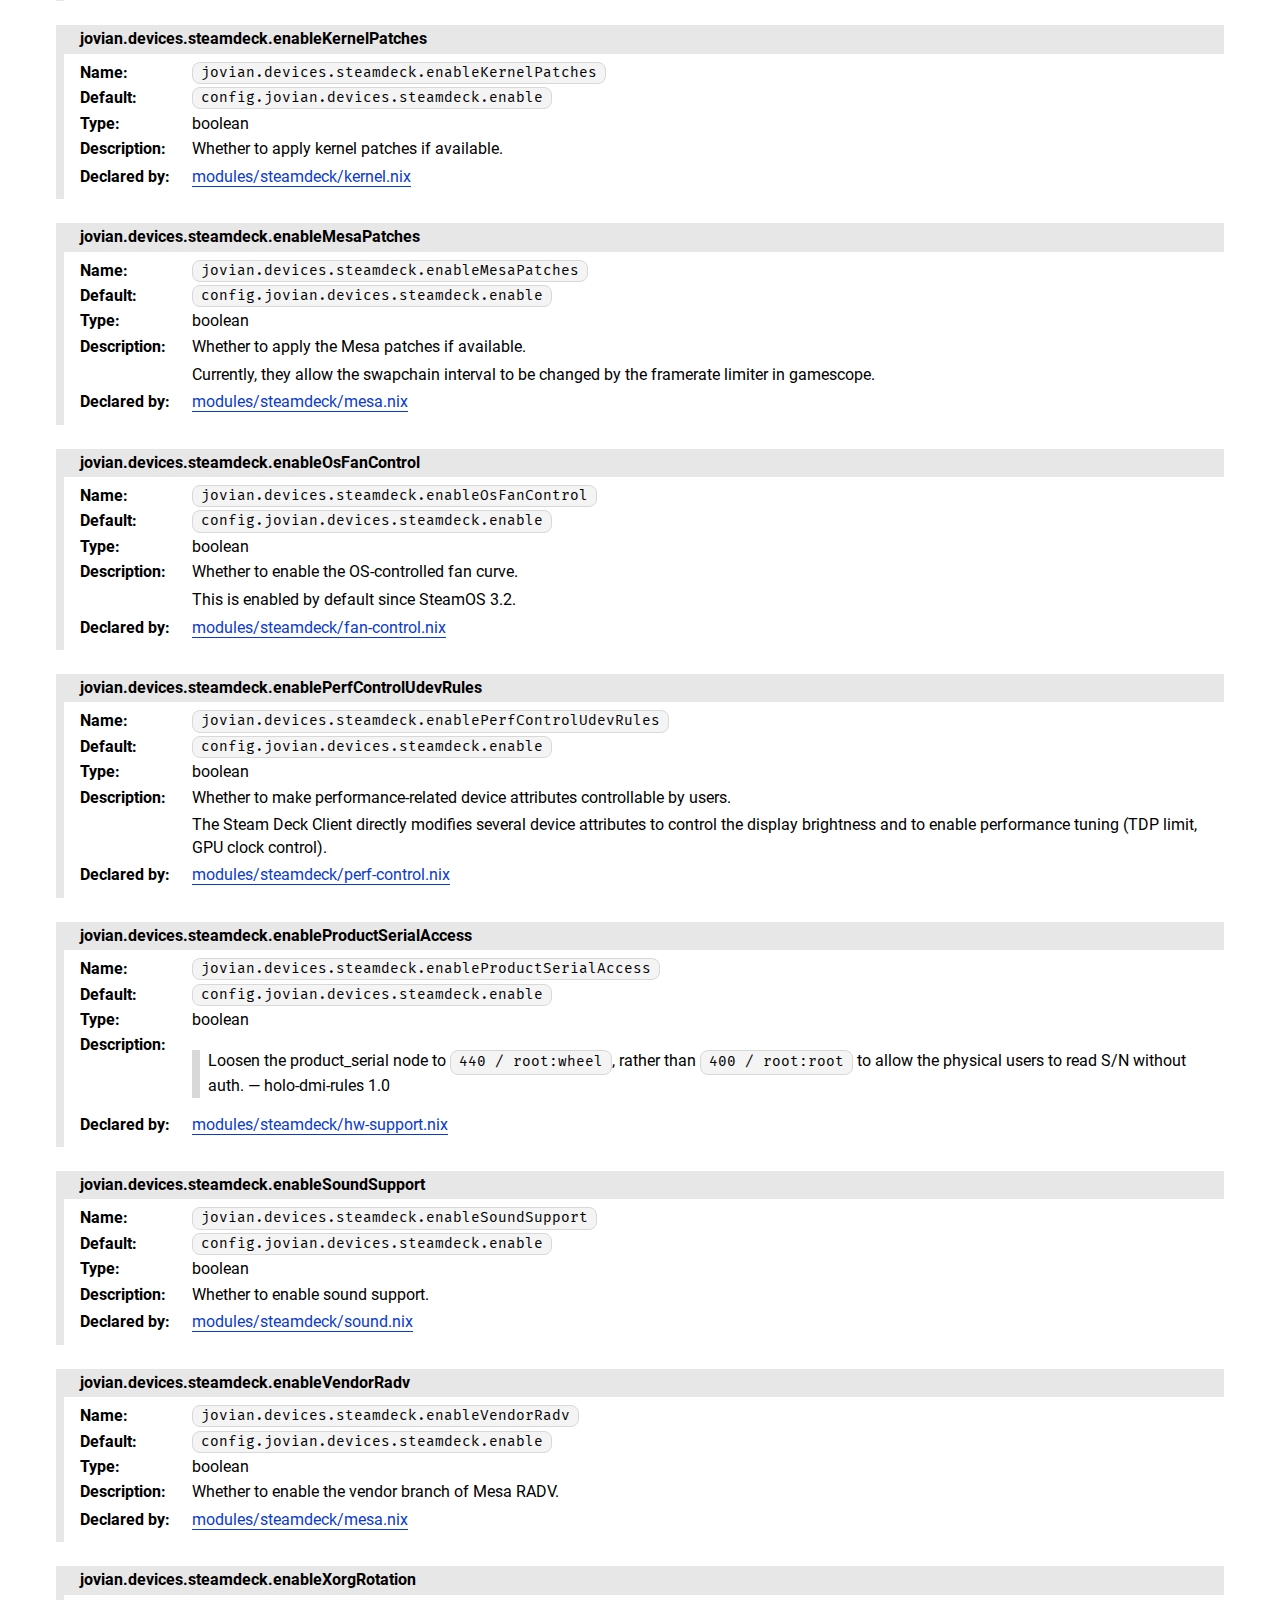
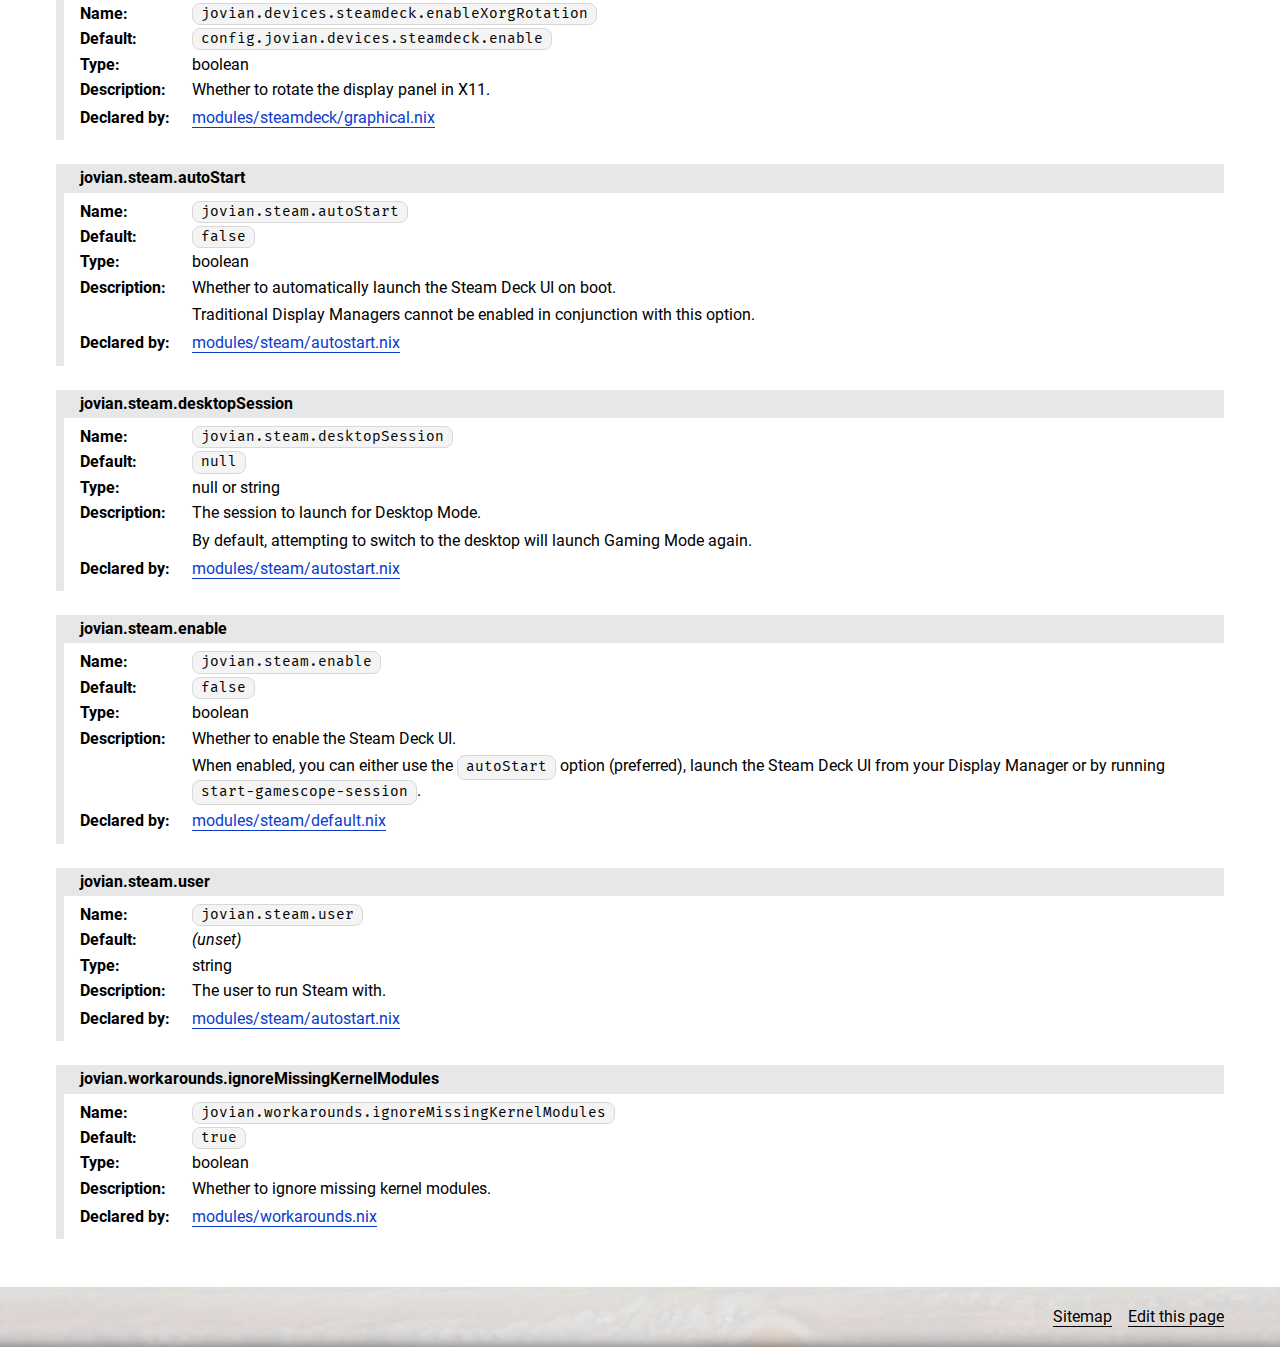
<file: options.html>
<!DOCTYPE html>

<html lang="en" class="without-js">
<head>
  <title>Options | Jovian-NixOS</title>
  <base href="." />
  <meta http-equiv="Content-Type" content="text/html; charset=utf-8" />
  <meta name="viewport" content="width=device-width, minimum-scale=1.0, initial-scale=1.0" />
  <link rel="stylesheet" href="styles/index.css" type="text/css" />

  <script>
    var html = document.documentElement;
    html.className = html.className.replace("without-js", "with-js");
  </script>
</head>

<body class="path--options-html">
  <header>
    <div>
      <h1><a href="index.html">Jovian-NixOS</a></h1>
      <nav>
        <ul>

          <li><a href="getting-started.html" class="-getting-started">Getting Started</a></li>

          <li><a href="in-depth.html" class="-in-depth">In Depth</a></li>

          <li><a href="options.html" class="-options">Options</a></li>

          <li><a href="packages.html" class="-packages">Packages</a></li>

          <li><a href="contributing.html" class="-contributing">Contributing</a></li>

          <li><a href="search.html" class="-search">Search</a></li>

        </ul>
      </nav>
    </div>
  </header>

  <main>
    <div class="generic-layout">
<!DOCTYPE html PUBLIC "-//W3C//DTD HTML 4.0 Transitional//EN" "http://www.w3.org/TR/REC-html40/loose.dtd">
<html><body>
<h1>Options</h1>
<p>Jovian-NixOS adds a set of extra options that can be used in your NixOS configurations under the <code>jovian</code> prefix.</p>
<div class="for-github -unneeded">
<blockquote class="admonition-box -note">
<header>Note</header>
<p>The options listing is available on the website.</p>
</blockquote>
</div>
<section class="option-details" id="jovian.decky-loader.enable">
<h2><a href="options.html#jovian.decky-loader.enable">jovian.decky-loader.enable</a></h2>
<div class="data">
<div class="option-data -name">
<h3>Name:</h3>
<code>jovian.decky-loader.enable</code>
</div>
<div class="option-data -default">
<h3>Default:</h3>
<code>false</code>
</div>
<div class="option-data -type">
<h3>Type:</h3>
<div>
boolean
</div>
</div>
<div class="option-data -description">
<h3>Description:</h3>
<div>
<p>Whether to enable the Steam Deck Plugin Loader.</p>
</div>
</div>
<div class="option-data -declaration">
<h3>Declared by:</h3>
<div><a href="https://github.com/Jovian-Experiments/Jovian-NixOS/blob/development/modules/decky-loader.nix">modules/decky-loader.nix</a></div>
</div>
</div>
</section>
<section class="option-details" id="jovian.decky-loader.extraPackages">
<h2><a href="options.html#jovian.decky-loader.extraPackages">jovian.decky-loader.extraPackages</a></h2>
<div class="data">
<div class="option-data -name">
<h3>Name:</h3>
<code>jovian.decky-loader.extraPackages</code>
</div>
<div class="option-data -default">
<h3>Default:</h3>
<code>[ ]</code>
</div>
<div class="option-data -type">
<h3>Type:</h3>
<div>
list of package
</div>
</div>
<div class="option-data -description">
<h3>Description:</h3>
<div>
<p>Extra packages to add to the service PATH.</p>
</div>
</div>
<div class="option-data -declaration">
<h3>Declared by:</h3>
<div><a href="https://github.com/Jovian-Experiments/Jovian-NixOS/blob/development/modules/decky-loader.nix">modules/decky-loader.nix</a></div>
</div>
</div>
</section>
<section class="option-details" id="jovian.decky-loader.extraPythonPackages">
<h2><a href="options.html#jovian.decky-loader.extraPythonPackages">jovian.decky-loader.extraPythonPackages</a></h2>
<div class="data">
<div class="option-data -name">
<h3>Name:</h3>
<code>jovian.decky-loader.extraPythonPackages</code>
</div>
<div class="option-data -default">
<h3>Default:</h3>
<code>pythonPackages: with pythonPackages; []</code>
</div>
<div class="option-data -type">
<h3>Type:</h3>
<div>
function that evaluates to a(n) list of package
</div>
</div>
<div class="option-data -description">
<h3>Description:</h3>
<div>
<p>Extra Python packages to add to the PYTHONPATH of the loader.</p>
</div>
</div>
<div class="option-data -declaration">
<h3>Declared by:</h3>
<div><a href="https://github.com/Jovian-Experiments/Jovian-NixOS/blob/development/modules/decky-loader.nix">modules/decky-loader.nix</a></div>
</div>
</div>
</section>
<section class="option-details" id="jovian.decky-loader.package">
<h2><a href="options.html#jovian.decky-loader.package">jovian.decky-loader.package</a></h2>
<div class="data">
<div class="option-data -name">
<h3>Name:</h3>
<code>jovian.decky-loader.package</code>
</div>
<div class="option-data -default">
<h3>Default:</h3>
<code>pkgs.decky-loader</code>
</div>
<div class="option-data -type">
<h3>Type:</h3>
<div>
package
</div>
</div>
<div class="option-data -description">
<h3>Description:</h3>
<div>
<p>The loader package to use.</p>
</div>
</div>
<div class="option-data -declaration">
<h3>Declared by:</h3>
<div><a href="https://github.com/Jovian-Experiments/Jovian-NixOS/blob/development/modules/decky-loader.nix">modules/decky-loader.nix</a></div>
</div>
</div>
</section>
<section class="option-details" id="jovian.decky-loader.stateDir">
<h2><a href="options.html#jovian.decky-loader.stateDir">jovian.decky-loader.stateDir</a></h2>
<div class="data">
<div class="option-data -name">
<h3>Name:</h3>
<code>jovian.decky-loader.stateDir</code>
</div>
<div class="option-data -default">
<h3>Default:</h3>
<code>"/var/lib/decky-loader"</code>
</div>
<div class="option-data -type">
<h3>Type:</h3>
<div>
path
</div>
</div>
<div class="option-data -description">
<h3>Description:</h3>
<div>
<p>Directory to store plugins and data.</p>
</div>
</div>
<div class="option-data -declaration">
<h3>Declared by:</h3>
<div><a href="https://github.com/Jovian-Experiments/Jovian-NixOS/blob/development/modules/decky-loader.nix">modules/decky-loader.nix</a></div>
</div>
</div>
</section>
<section class="option-details" id="jovian.decky-loader.user">
<h2><a href="options.html#jovian.decky-loader.user">jovian.decky-loader.user</a></h2>
<div class="data">
<div class="option-data -name">
<h3>Name:</h3>
<code>jovian.decky-loader.user</code>
</div>
<div class="option-data -default">
<h3>Default:</h3>
<code>"decky"</code>
</div>
<div class="option-data -type">
<h3>Type:</h3>
<div>
string
</div>
</div>
<div class="option-data -description">
<h3>Description:</h3>
<div>
<p>The user Decky Loader should run plugins as.</p>
</div>
</div>
<div class="option-data -declaration">
<h3>Declared by:</h3>
<div><a href="https://github.com/Jovian-Experiments/Jovian-NixOS/blob/development/modules/decky-loader.nix">modules/decky-loader.nix</a></div>
</div>
</div>
</section>
<section class="option-details" id="jovian.devices.steamdeck.autoUpdate">
<h2><a href="options.html#jovian.devices.steamdeck.autoUpdate">jovian.devices.steamdeck.autoUpdate</a></h2>
<div class="data">
<div class="option-data -name">
<h3>Name:</h3>
<code>jovian.devices.steamdeck.autoUpdate</code>
</div>
<div class="option-data -default">
<h3>Default:</h3>
<code>false</code>
</div>
<div class="option-data -type">
<h3>Type:</h3>
<div>
boolean
</div>
</div>
<div class="option-data -description">
<h3>Description:</h3>
<div>
<p>Whether to automatically update the BIOS and controller firmware.</p>
</div>
</div>
<div class="option-data -declaration">
<h3>Declared by:</h3>
<div><a href="https://github.com/Jovian-Experiments/Jovian-NixOS/blob/development/modules/steamdeck/firmware.nix">modules/steamdeck/firmware.nix</a></div>
</div>
</div>
</section>
<section class="option-details" id="jovian.devices.steamdeck.enable">
<h2><a href="options.html#jovian.devices.steamdeck.enable">jovian.devices.steamdeck.enable</a></h2>
<div class="data">
<div class="option-data -name">
<h3>Name:</h3>
<code>jovian.devices.steamdeck.enable</code>
</div>
<div class="option-data -default">
<h3>Default:</h3>
<code>false</code>
</div>
<div class="option-data -type">
<h3>Type:</h3>
<div>
boolean
</div>
</div>
<div class="option-data -description">
<h3>Description:</h3>
<div>
<p>Whether to enable Steam Deck-specific configurations.</p>
</div>
</div>
<div class="option-data -declaration">
<h3>Declared by:</h3>
<div><a href="https://github.com/Jovian-Experiments/Jovian-NixOS/blob/development/modules/steamdeck/default.nix">modules/steamdeck/default.nix</a></div>
</div>
</div>
</section>
<section class="option-details" id="jovian.devices.steamdeck.enableControllerUdevRules">
<h2><a href="options.html#jovian.devices.steamdeck.enableControllerUdevRules">jovian.devices.steamdeck.enableControllerUdevRules</a></h2>
<div class="data">
<div class="option-data -name">
<h3>Name:</h3>
<code>jovian.devices.steamdeck.enableControllerUdevRules</code>
</div>
<div class="option-data -default">
<h3>Default:</h3>
<code>config.jovian.devices.steamdeck.enable</code>
</div>
<div class="option-data -type">
<h3>Type:</h3>
<div>
boolean
</div>
</div>
<div class="option-data -description">
<h3>Description:</h3>
<div>
<p>Enables udev rules to make the controller controllable by users.</p>
<p>Without this, neither steam, nor any other userspace client can
switch the controller from out of its default "lizard" mode.</p>
</div>
</div>
<div class="option-data -declaration">
<h3>Declared by:</h3>
<div><a href="https://github.com/Jovian-Experiments/Jovian-NixOS/blob/development/modules/steamdeck/controller.nix">modules/steamdeck/controller.nix</a></div>
</div>
</div>
</section>
<section class="option-details" id="jovian.devices.steamdeck.enableDefaultCmdlineConfig">
<h2><a href="options.html#jovian.devices.steamdeck.enableDefaultCmdlineConfig">jovian.devices.steamdeck.enableDefaultCmdlineConfig</a></h2>
<div class="data">
<div class="option-data -name">
<h3>Name:</h3>
<code>jovian.devices.steamdeck.enableDefaultCmdlineConfig</code>
</div>
<div class="option-data -default">
<h3>Default:</h3>
<code>config.jovian.devices.steamdeck.enable</code>
</div>
<div class="option-data -type">
<h3>Type:</h3>
<div>
boolean
</div>
</div>
<div class="option-data -description">
<h3>Description:</h3>
<div>
<p>Whether to enable stock kernel command line flags.</p>
</div>
</div>
<div class="option-data -declaration">
<h3>Declared by:</h3>
<div><a href="https://github.com/Jovian-Experiments/Jovian-NixOS/blob/development/modules/steamdeck/hw-support.nix">modules/steamdeck/hw-support.nix</a></div>
</div>
</div>
</section>
<section class="option-details" id="jovian.devices.steamdeck.enableDefaultStage1Modules">
<h2><a href="options.html#jovian.devices.steamdeck.enableDefaultStage1Modules">jovian.devices.steamdeck.enableDefaultStage1Modules</a></h2>
<div class="data">
<div class="option-data -name">
<h3>Name:</h3>
<code>jovian.devices.steamdeck.enableDefaultStage1Modules</code>
</div>
<div class="option-data -default">
<h3>Default:</h3>
<code>config.jovian.devices.steamdeck.enable</code>
</div>
<div class="option-data -type">
<h3>Type:</h3>
<div>
boolean
</div>
</div>
<div class="option-data -description">
<h3>Description:</h3>
<div>
<p>Whether to enable essential kernel modules in initrd.</p>
</div>
</div>
<div class="option-data -declaration">
<h3>Declared by:</h3>
<div><a href="https://github.com/Jovian-Experiments/Jovian-NixOS/blob/development/modules/steamdeck/hw-support.nix">modules/steamdeck/hw-support.nix</a></div>
</div>
</div>
</section>
<section class="option-details" id="jovian.devices.steamdeck.enableDefaultSysctlConfig">
<h2><a href="options.html#jovian.devices.steamdeck.enableDefaultSysctlConfig">jovian.devices.steamdeck.enableDefaultSysctlConfig</a></h2>
<div class="data">
<div class="option-data -name">
<h3>Name:</h3>
<code>jovian.devices.steamdeck.enableDefaultSysctlConfig</code>
</div>
<div class="option-data -default">
<h3>Default:</h3>
<code>config.jovian.devices.steamdeck.enable</code>
</div>
<div class="option-data -type">
<h3>Type:</h3>
<div>
boolean
</div>
</div>
<div class="option-data -description">
<h3>Description:</h3>
<div>
<p>Whether to enable stock sysctl configs.</p>
</div>
</div>
<div class="option-data -declaration">
<h3>Declared by:</h3>
<div><a href="https://github.com/Jovian-Experiments/Jovian-NixOS/blob/development/modules/steamdeck/hw-support.nix">modules/steamdeck/hw-support.nix</a></div>
</div>
</div>
</section>
<section class="option-details" id="jovian.devices.steamdeck.enableEarlyModesetting">
<h2><a href="options.html#jovian.devices.steamdeck.enableEarlyModesetting">jovian.devices.steamdeck.enableEarlyModesetting</a></h2>
<div class="data">
<div class="option-data -name">
<h3>Name:</h3>
<code>jovian.devices.steamdeck.enableEarlyModesetting</code>
</div>
<div class="option-data -default">
<h3>Default:</h3>
<code>config.jovian.devices.steamdeck.enable</code>
</div>
<div class="option-data -type">
<h3>Type:</h3>
<div>
boolean
</div>
</div>
<div class="option-data -description">
<h3>Description:</h3>
<div>
<p>Whether to enable early kernel modesetting.</p>
</div>
</div>
<div class="option-data -declaration">
<h3>Declared by:</h3>
<div><a href="https://github.com/Jovian-Experiments/Jovian-NixOS/blob/development/modules/steamdeck/graphical.nix">modules/steamdeck/graphical.nix</a></div>
</div>
</div>
</section>
<section class="option-details" id="jovian.devices.steamdeck.enableFwupdBiosUpdates">
<h2><a href="options.html#jovian.devices.steamdeck.enableFwupdBiosUpdates">jovian.devices.steamdeck.enableFwupdBiosUpdates</a></h2>
<div class="data">
<div class="option-data -name">
<h3>Name:</h3>
<code>jovian.devices.steamdeck.enableFwupdBiosUpdates</code>
</div>
<div class="option-data -default">
<h3>Default:</h3>
<code>config.jovian.devices.steamdeck.enable</code>
</div>
<div class="option-data -type">
<h3>Type:</h3>
<div>
boolean
</div>
</div>
<div class="option-data -description">
<h3>Description:</h3>
<div>
<p>Whether to use fwupd to update the BIOS.</p>
</div>
</div>
<div class="option-data -declaration">
<h3>Declared by:</h3>
<div><a href="https://github.com/Jovian-Experiments/Jovian-NixOS/blob/development/modules/steamdeck/firmware.nix">modules/steamdeck/firmware.nix</a></div>
</div>
</div>
</section>
<section class="option-details" id="jovian.devices.steamdeck.enableGyroDsuService">
<h2><a href="options.html#jovian.devices.steamdeck.enableGyroDsuService">jovian.devices.steamdeck.enableGyroDsuService</a></h2>
<div class="data">
<div class="option-data -name">
<h3>Name:</h3>
<code>jovian.devices.steamdeck.enableGyroDsuService</code>
</div>
<div class="option-data -default">
<h3>Default:</h3>
<code>false</code>
</div>
<div class="option-data -type">
<h3>Type:</h3>
<div>
boolean
</div>
</div>
<div class="option-data -description">
<h3>Description:</h3>
<div>
<p>Whether to enable the Cemuhook DSU service for the gyroscope.</p>
<p>If enabled, motion data from the gyroscope can be used in Cemu
with Cemuhook.</p>
</div>
</div>
<div class="option-data -declaration">
<h3>Declared by:</h3>
<div><a href="https://github.com/Jovian-Experiments/Jovian-NixOS/blob/development/modules/steamdeck/sdgyrodsu.nix">modules/steamdeck/sdgyrodsu.nix</a></div>
</div>
</div>
</section>
<section class="option-details" id="jovian.devices.steamdeck.enableKernelPatches">
<h2><a href="options.html#jovian.devices.steamdeck.enableKernelPatches">jovian.devices.steamdeck.enableKernelPatches</a></h2>
<div class="data">
<div class="option-data -name">
<h3>Name:</h3>
<code>jovian.devices.steamdeck.enableKernelPatches</code>
</div>
<div class="option-data -default">
<h3>Default:</h3>
<code>config.jovian.devices.steamdeck.enable</code>
</div>
<div class="option-data -type">
<h3>Type:</h3>
<div>
boolean
</div>
</div>
<div class="option-data -description">
<h3>Description:</h3>
<div>
<p>Whether to apply kernel patches if available.</p>
</div>
</div>
<div class="option-data -declaration">
<h3>Declared by:</h3>
<div><a href="https://github.com/Jovian-Experiments/Jovian-NixOS/blob/development/modules/steamdeck/kernel.nix">modules/steamdeck/kernel.nix</a></div>
</div>
</div>
</section>
<section class="option-details" id="jovian.devices.steamdeck.enableMesaPatches">
<h2><a href="options.html#jovian.devices.steamdeck.enableMesaPatches">jovian.devices.steamdeck.enableMesaPatches</a></h2>
<div class="data">
<div class="option-data -name">
<h3>Name:</h3>
<code>jovian.devices.steamdeck.enableMesaPatches</code>
</div>
<div class="option-data -default">
<h3>Default:</h3>
<code>config.jovian.devices.steamdeck.enable</code>
</div>
<div class="option-data -type">
<h3>Type:</h3>
<div>
boolean
</div>
</div>
<div class="option-data -description">
<h3>Description:</h3>
<div>
<p>Whether to apply the Mesa patches if available.</p>
<p>Currently, they allow the swapchain interval to be changed by
the framerate limiter in gamescope.</p>
</div>
</div>
<div class="option-data -declaration">
<h3>Declared by:</h3>
<div><a href="https://github.com/Jovian-Experiments/Jovian-NixOS/blob/development/modules/steamdeck/mesa.nix">modules/steamdeck/mesa.nix</a></div>
</div>
</div>
</section>
<section class="option-details" id="jovian.devices.steamdeck.enableOsFanControl">
<h2><a href="options.html#jovian.devices.steamdeck.enableOsFanControl">jovian.devices.steamdeck.enableOsFanControl</a></h2>
<div class="data">
<div class="option-data -name">
<h3>Name:</h3>
<code>jovian.devices.steamdeck.enableOsFanControl</code>
</div>
<div class="option-data -default">
<h3>Default:</h3>
<code>config.jovian.devices.steamdeck.enable</code>
</div>
<div class="option-data -type">
<h3>Type:</h3>
<div>
boolean
</div>
</div>
<div class="option-data -description">
<h3>Description:</h3>
<div>
<p>Whether to enable the OS-controlled fan curve.</p>
<p>This is enabled by default since SteamOS 3.2.</p>
</div>
</div>
<div class="option-data -declaration">
<h3>Declared by:</h3>
<div><a href="https://github.com/Jovian-Experiments/Jovian-NixOS/blob/development/modules/steamdeck/fan-control.nix">modules/steamdeck/fan-control.nix</a></div>
</div>
</div>
</section>
<section class="option-details" id="jovian.devices.steamdeck.enablePerfControlUdevRules">
<h2><a href="options.html#jovian.devices.steamdeck.enablePerfControlUdevRules">jovian.devices.steamdeck.enablePerfControlUdevRules</a></h2>
<div class="data">
<div class="option-data -name">
<h3>Name:</h3>
<code>jovian.devices.steamdeck.enablePerfControlUdevRules</code>
</div>
<div class="option-data -default">
<h3>Default:</h3>
<code>config.jovian.devices.steamdeck.enable</code>
</div>
<div class="option-data -type">
<h3>Type:</h3>
<div>
boolean
</div>
</div>
<div class="option-data -description">
<h3>Description:</h3>
<div>
<p>Whether to make performance-related device attributes controllable by users.</p>
<p>The Steam Deck Client directly modifies several device attributes to
control the display brightness and to enable performance tuning (TDP
limit, GPU clock control).</p>
</div>
</div>
<div class="option-data -declaration">
<h3>Declared by:</h3>
<div><a href="https://github.com/Jovian-Experiments/Jovian-NixOS/blob/development/modules/steamdeck/perf-control.nix">modules/steamdeck/perf-control.nix</a></div>
</div>
</div>
</section>
<section class="option-details" id="jovian.devices.steamdeck.enableProductSerialAccess">
<h2><a href="options.html#jovian.devices.steamdeck.enableProductSerialAccess">jovian.devices.steamdeck.enableProductSerialAccess</a></h2>
<div class="data">
<div class="option-data -name">
<h3>Name:</h3>
<code>jovian.devices.steamdeck.enableProductSerialAccess</code>
</div>
<div class="option-data -default">
<h3>Default:</h3>
<code>config.jovian.devices.steamdeck.enable</code>
</div>
<div class="option-data -type">
<h3>Type:</h3>
<div>
boolean
</div>
</div>
<div class="option-data -description">
<h3>Description:</h3>
<div>
<blockquote>
<p>Loosen the product_serial node to <code>440 / root:wheel</code>, rather than <code>400 / root:root</code>
to allow the physical users to read S/N without auth.
— holo-dmi-rules 1.0</p>
</blockquote>
</div>
</div>
<div class="option-data -declaration">
<h3>Declared by:</h3>
<div><a href="https://github.com/Jovian-Experiments/Jovian-NixOS/blob/development/modules/steamdeck/hw-support.nix">modules/steamdeck/hw-support.nix</a></div>
</div>
</div>
</section>
<section class="option-details" id="jovian.devices.steamdeck.enableSoundSupport">
<h2><a href="options.html#jovian.devices.steamdeck.enableSoundSupport">jovian.devices.steamdeck.enableSoundSupport</a></h2>
<div class="data">
<div class="option-data -name">
<h3>Name:</h3>
<code>jovian.devices.steamdeck.enableSoundSupport</code>
</div>
<div class="option-data -default">
<h3>Default:</h3>
<code>config.jovian.devices.steamdeck.enable</code>
</div>
<div class="option-data -type">
<h3>Type:</h3>
<div>
boolean
</div>
</div>
<div class="option-data -description">
<h3>Description:</h3>
<div>
<p>Whether to enable sound support.</p>
</div>
</div>
<div class="option-data -declaration">
<h3>Declared by:</h3>
<div><a href="https://github.com/Jovian-Experiments/Jovian-NixOS/blob/development/modules/steamdeck/sound.nix">modules/steamdeck/sound.nix</a></div>
</div>
</div>
</section>
<section class="option-details" id="jovian.devices.steamdeck.enableVendorRadv">
<h2><a href="options.html#jovian.devices.steamdeck.enableVendorRadv">jovian.devices.steamdeck.enableVendorRadv</a></h2>
<div class="data">
<div class="option-data -name">
<h3>Name:</h3>
<code>jovian.devices.steamdeck.enableVendorRadv</code>
</div>
<div class="option-data -default">
<h3>Default:</h3>
<code>config.jovian.devices.steamdeck.enable</code>
</div>
<div class="option-data -type">
<h3>Type:</h3>
<div>
boolean
</div>
</div>
<div class="option-data -description">
<h3>Description:</h3>
<div>
<p>Whether to enable the vendor branch of Mesa RADV.</p>
</div>
</div>
<div class="option-data -declaration">
<h3>Declared by:</h3>
<div><a href="https://github.com/Jovian-Experiments/Jovian-NixOS/blob/development/modules/steamdeck/mesa.nix">modules/steamdeck/mesa.nix</a></div>
</div>
</div>
</section>
<section class="option-details" id="jovian.devices.steamdeck.enableXorgRotation">
<h2><a href="options.html#jovian.devices.steamdeck.enableXorgRotation">jovian.devices.steamdeck.enableXorgRotation</a></h2>
<div class="data">
<div class="option-data -name">
<h3>Name:</h3>
<code>jovian.devices.steamdeck.enableXorgRotation</code>
</div>
<div class="option-data -default">
<h3>Default:</h3>
<code>config.jovian.devices.steamdeck.enable</code>
</div>
<div class="option-data -type">
<h3>Type:</h3>
<div>
boolean
</div>
</div>
<div class="option-data -description">
<h3>Description:</h3>
<div>
<p>Whether to rotate the display panel in X11.</p>
</div>
</div>
<div class="option-data -declaration">
<h3>Declared by:</h3>
<div><a href="https://github.com/Jovian-Experiments/Jovian-NixOS/blob/development/modules/steamdeck/graphical.nix">modules/steamdeck/graphical.nix</a></div>
</div>
</div>
</section>
<section class="option-details" id="jovian.steam.autoStart">
<h2><a href="options.html#jovian.steam.autoStart">jovian.steam.autoStart</a></h2>
<div class="data">
<div class="option-data -name">
<h3>Name:</h3>
<code>jovian.steam.autoStart</code>
</div>
<div class="option-data -default">
<h3>Default:</h3>
<code>false</code>
</div>
<div class="option-data -type">
<h3>Type:</h3>
<div>
boolean
</div>
</div>
<div class="option-data -description">
<h3>Description:</h3>
<div>
<p>Whether to automatically launch the Steam Deck UI on boot.</p>
<p>Traditional Display Managers cannot be enabled in conjunction with this option.</p>
</div>
</div>
<div class="option-data -declaration">
<h3>Declared by:</h3>
<div><a href="https://github.com/Jovian-Experiments/Jovian-NixOS/blob/development/modules/steam/autostart.nix">modules/steam/autostart.nix</a></div>
</div>
</div>
</section>
<section class="option-details" id="jovian.steam.desktopSession">
<h2><a href="options.html#jovian.steam.desktopSession">jovian.steam.desktopSession</a></h2>
<div class="data">
<div class="option-data -name">
<h3>Name:</h3>
<code>jovian.steam.desktopSession</code>
</div>
<div class="option-data -default">
<h3>Default:</h3>
<code>null</code>
</div>
<div class="option-data -type">
<h3>Type:</h3>
<div>
null or string
</div>
</div>
<div class="option-data -description">
<h3>Description:</h3>
<div>
<p>The session to launch for Desktop Mode.</p>
<p>By default, attempting to switch to the desktop will launch
Gaming Mode again.</p>
</div>
</div>
<div class="option-data -declaration">
<h3>Declared by:</h3>
<div><a href="https://github.com/Jovian-Experiments/Jovian-NixOS/blob/development/modules/steam/autostart.nix">modules/steam/autostart.nix</a></div>
</div>
</div>
</section>
<section class="option-details" id="jovian.steam.enable">
<h2><a href="options.html#jovian.steam.enable">jovian.steam.enable</a></h2>
<div class="data">
<div class="option-data -name">
<h3>Name:</h3>
<code>jovian.steam.enable</code>
</div>
<div class="option-data -default">
<h3>Default:</h3>
<code>false</code>
</div>
<div class="option-data -type">
<h3>Type:</h3>
<div>
boolean
</div>
</div>
<div class="option-data -description">
<h3>Description:</h3>
<div>
<p>Whether to enable the Steam Deck UI.</p>
<p>When enabled, you can either use the <code>autoStart</code> option (preferred),
launch the Steam Deck UI from your Display Manager or
by running <code>start-gamescope-session</code>.</p>
</div>
</div>
<div class="option-data -declaration">
<h3>Declared by:</h3>
<div><a href="https://github.com/Jovian-Experiments/Jovian-NixOS/blob/development/modules/steam/default.nix">modules/steam/default.nix</a></div>
</div>
</div>
</section>
<section class="option-details" id="jovian.steam.user">
<h2><a href="options.html#jovian.steam.user">jovian.steam.user</a></h2>
<div class="data">
<div class="option-data -name">
<h3>Name:</h3>
<code>jovian.steam.user</code>
</div>
<div class="option-data -default">
<h3>Default:</h3>
<em>(unset)</em>
</div>
<div class="option-data -type">
<h3>Type:</h3>
<div>
string
</div>
</div>
<div class="option-data -description">
<h3>Description:</h3>
<div>
<p>The user to run Steam with.</p>
</div>
</div>
<div class="option-data -declaration">
<h3>Declared by:</h3>
<div><a href="https://github.com/Jovian-Experiments/Jovian-NixOS/blob/development/modules/steam/autostart.nix">modules/steam/autostart.nix</a></div>
</div>
</div>
</section>
<section class="option-details" id="jovian.workarounds.ignoreMissingKernelModules">
<h2><a href="options.html#jovian.workarounds.ignoreMissingKernelModules">jovian.workarounds.ignoreMissingKernelModules</a></h2>
<div class="data">
<div class="option-data -name">
<h3>Name:</h3>
<code>jovian.workarounds.ignoreMissingKernelModules</code>
</div>
<div class="option-data -default">
<h3>Default:</h3>
<code>true</code>
</div>
<div class="option-data -type">
<h3>Type:</h3>
<div>
boolean
</div>
</div>
<div class="option-data -description">
<h3>Description:</h3>
<div>
<p>Whether to ignore missing kernel modules.</p>
</div>
</div>
<div class="option-data -declaration">
<h3>Declared by:</h3>
<div><a href="https://github.com/Jovian-Experiments/Jovian-NixOS/blob/development/modules/workarounds.nix">modules/workarounds.nix</a></div>
</div>
</div>
</section>
</body></html>

    </div>
  </main>

  <footer>
    <div>
      <nav>
        <ul>
          <li><a href="sitemap.html">Sitemap</a></li>
          
            
          <li><a href="https://github.com/Jovian-Experiments/Jovian-NixOS/edit/development/docs/options.md">Edit this page</a></li>
          
        </ul>
      </nav>
    </div>
  </footer>
</body>
</html>
</file>
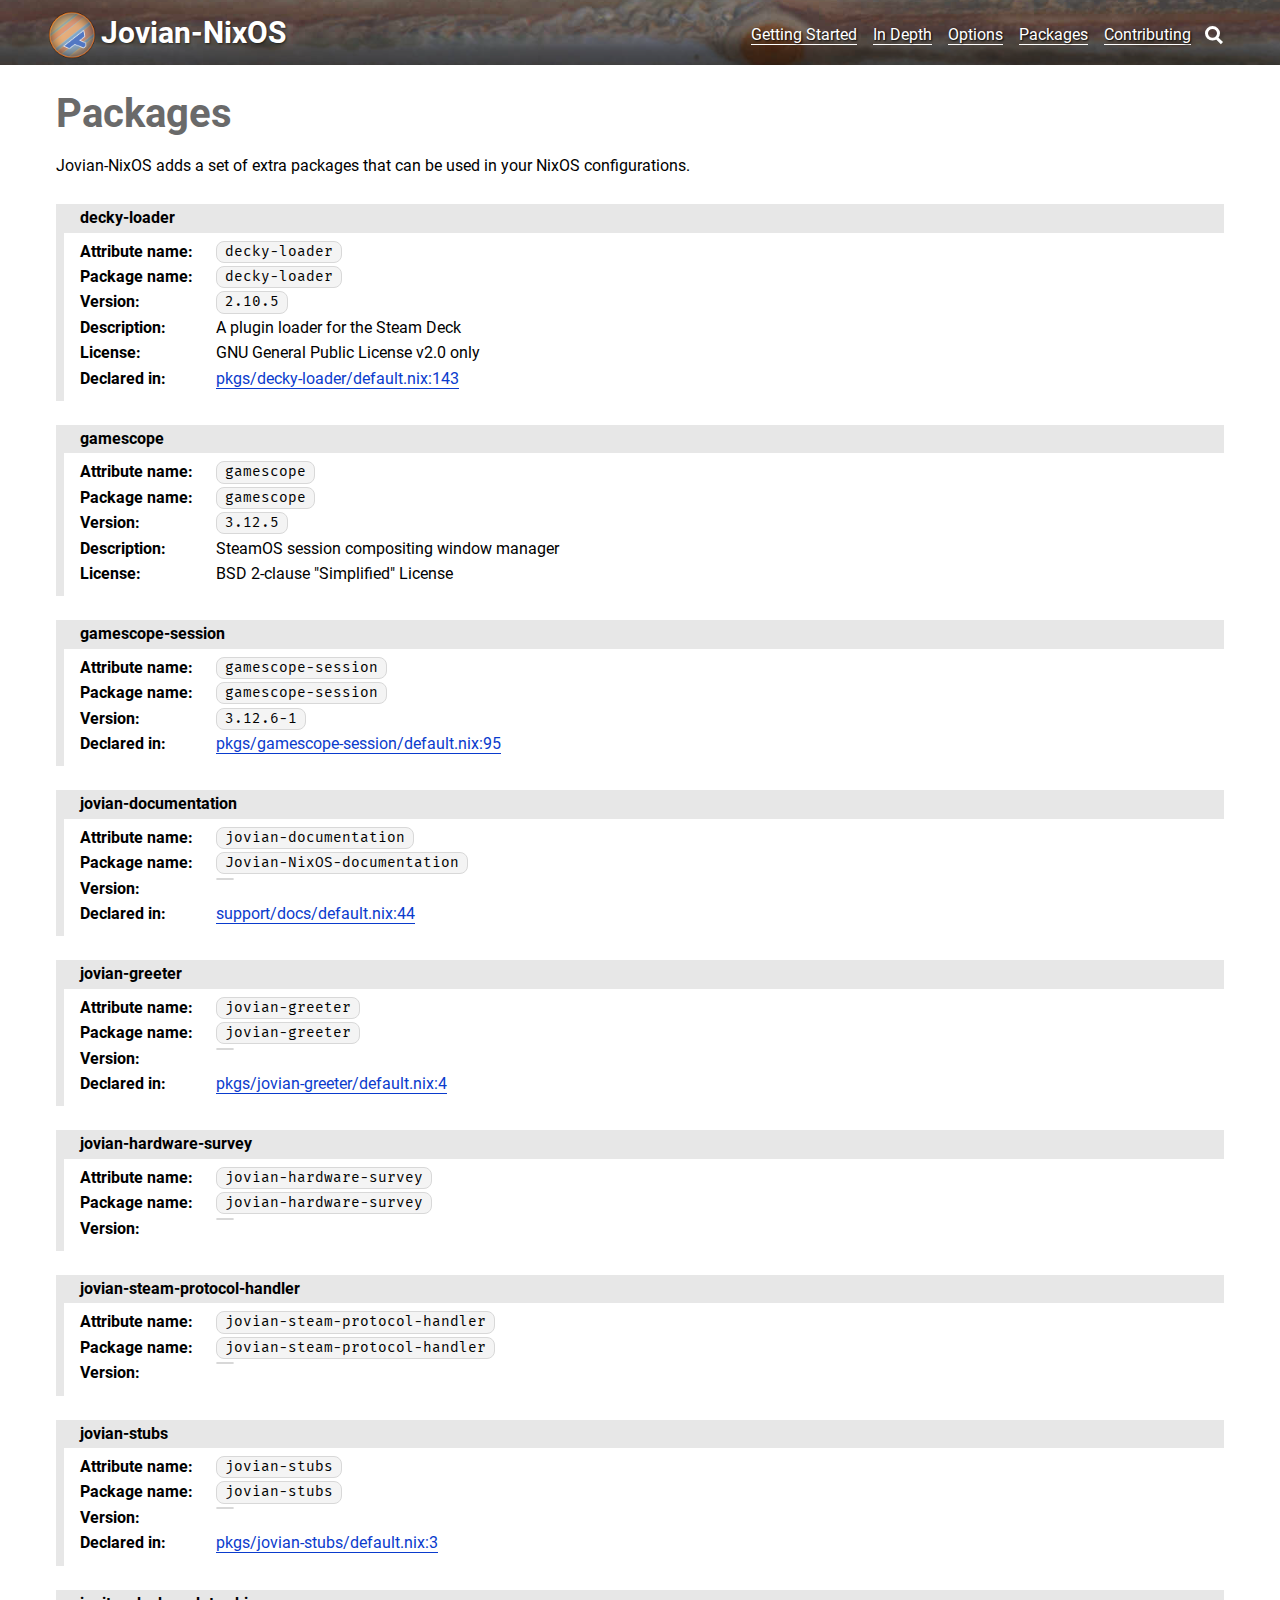
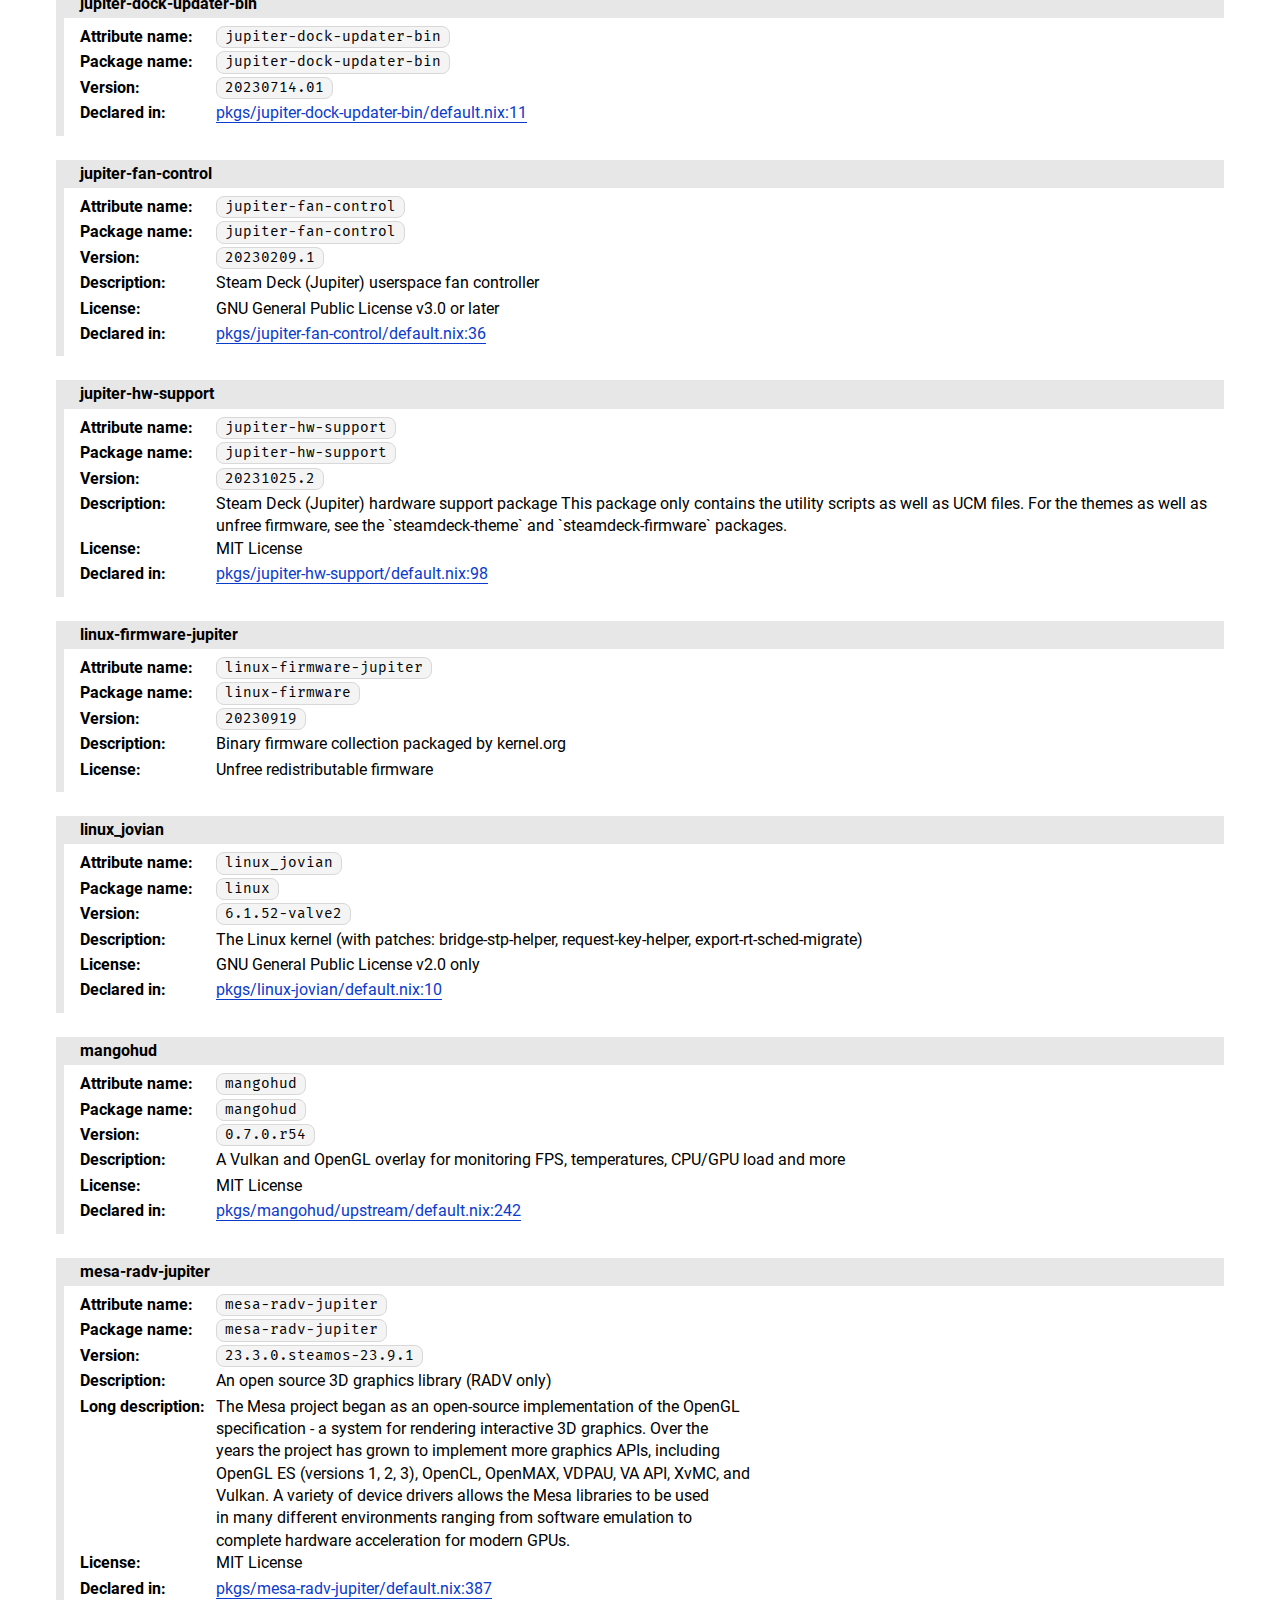
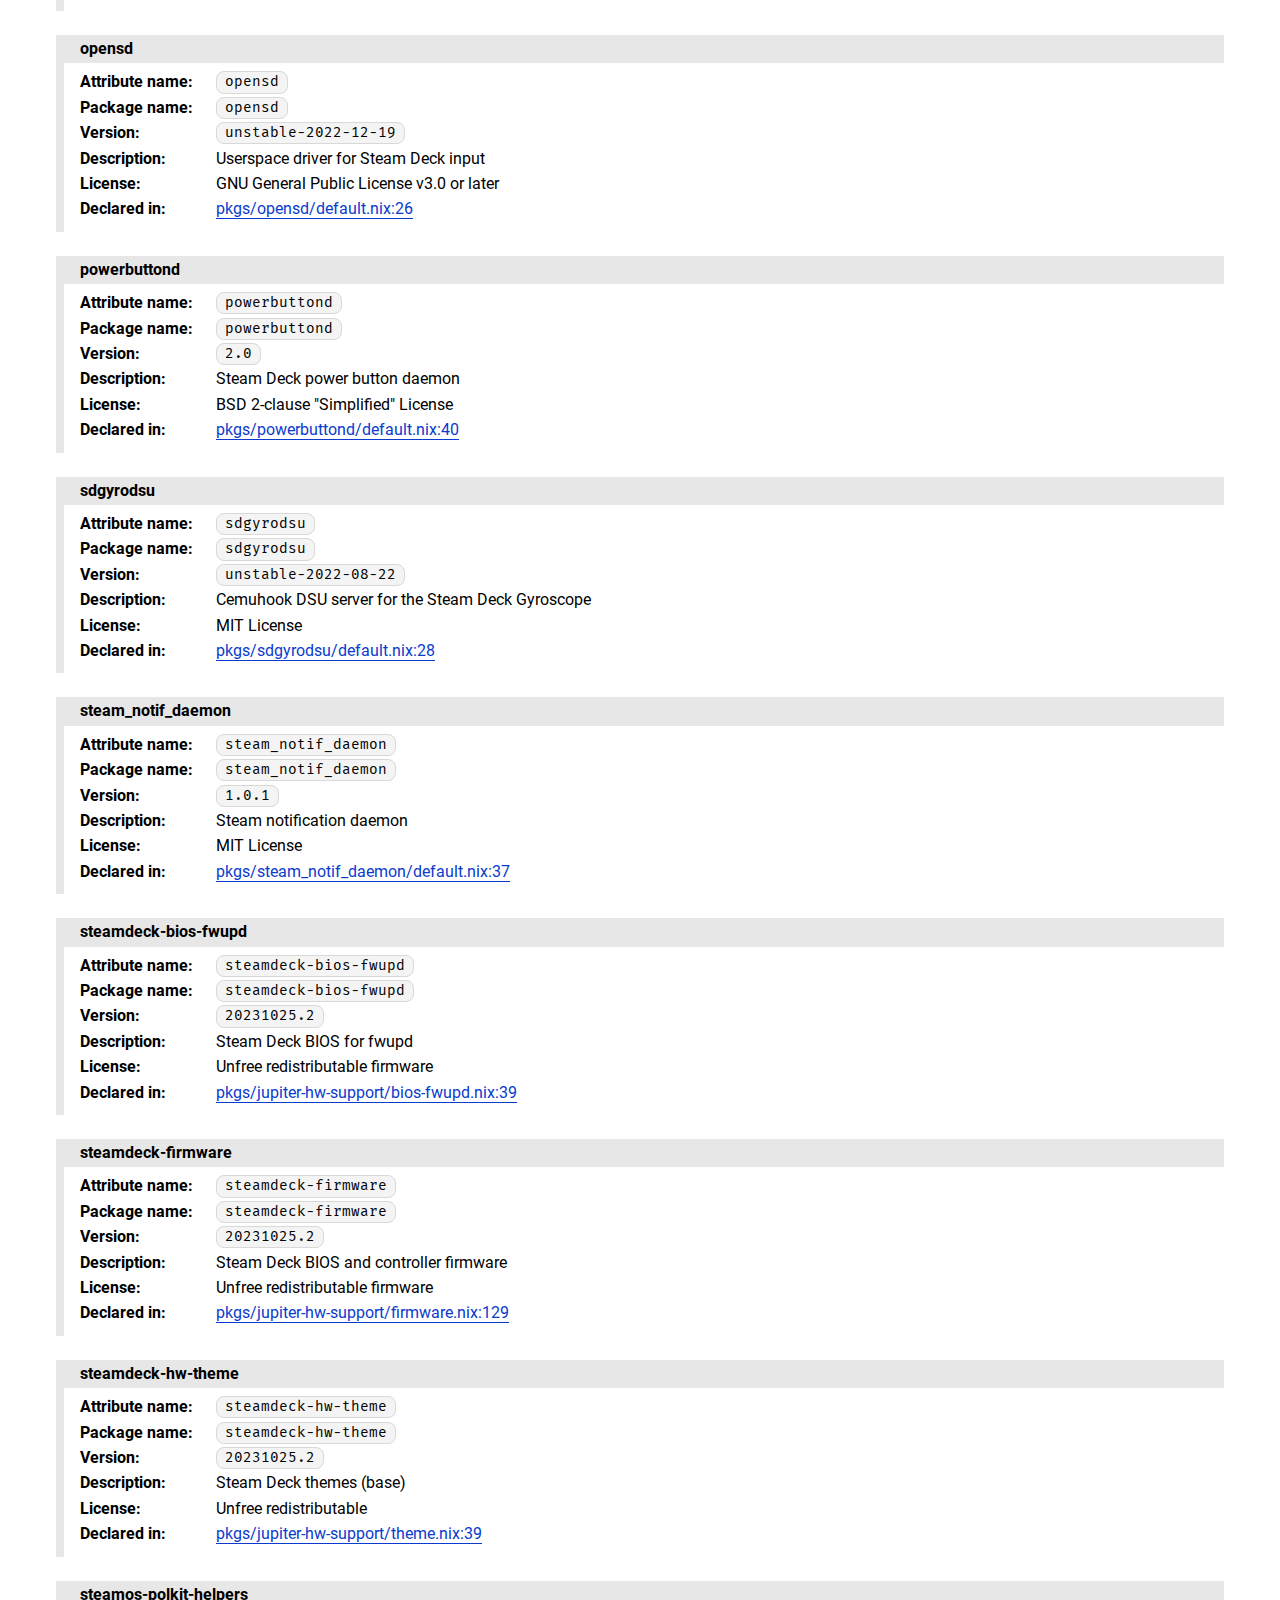
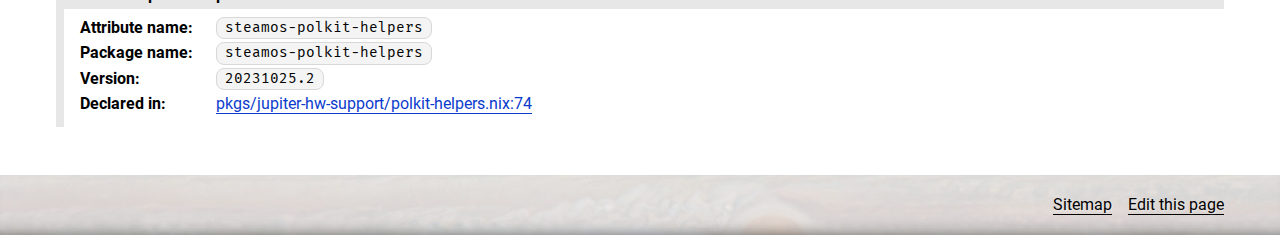
<file: packages.html>
<!DOCTYPE html>

<html lang="en" class="without-js">
<head>
  <title>Packages | Jovian-NixOS</title>
  <base href="." />
  <meta http-equiv="Content-Type" content="text/html; charset=utf-8" />
  <meta name="viewport" content="width=device-width, minimum-scale=1.0, initial-scale=1.0" />
  <link rel="stylesheet" href="styles/index.css" type="text/css" />

  <script>
    var html = document.documentElement;
    html.className = html.className.replace("without-js", "with-js");
  </script>
</head>

<body class="path--packages-html">
  <header>
    <div>
      <h1><a href="index.html">Jovian-NixOS</a></h1>
      <nav>
        <ul>

          <li><a href="getting-started.html" class="-getting-started">Getting Started</a></li>

          <li><a href="in-depth.html" class="-in-depth">In Depth</a></li>

          <li><a href="options.html" class="-options">Options</a></li>

          <li><a href="packages.html" class="-packages">Packages</a></li>

          <li><a href="contributing.html" class="-contributing">Contributing</a></li>

          <li><a href="search.html" class="-search">Search</a></li>

        </ul>
      </nav>
    </div>
  </header>

  <main>
    <div class="generic-layout">
<!DOCTYPE html PUBLIC "-//W3C//DTD HTML 4.0 Transitional//EN" "http://www.w3.org/TR/REC-html40/loose.dtd">
<html><body>
<h1>Packages</h1>
<p>Jovian-NixOS adds a set of extra packages that can be used in your NixOS configurations.</p>
<div class="for-github -unneeded">
<blockquote class="admonition-box -note">
<header>Note</header>
<p>The options listing is available on the website only.</p>
</blockquote>
</div>
<section class="package-details" id="decky-loader">
<h2><a href="packages.html#decky-loader">decky-loader</a></h2>
<div class="data">
<div class="package-data -attrname">
<h3>Attribute name:</h3>
<code>decky-loader</code>
</div>
<div class="package-data -pname">
<h3>Package name:</h3>
<code>decky-loader</code>
</div>
<div class="package-data -version">
<h3>Version:</h3>
<code>2.10.5</code>
</div>
<div class="package-data -description">
<h3>Description:</h3>
<div>A plugin loader for the Steam Deck</div>
</div>
<div class="package-data -license">
<h3>License:</h3>
<div>GNU General Public License v2.0 only</div>
</div>
<div class="package-data -position">
<h3>Declared in:</h3>
<div><a href="https://github.com/Jovian-Experiments/Jovian-NixOS/blob/development/pkgs/decky-loader/default.nix#L143">pkgs/decky-loader/default.nix:143</a></div>
</div>
</div>
</section>
<section class="package-details" id="gamescope">
<h2><a href="packages.html#gamescope">gamescope</a></h2>
<div class="data">
<div class="package-data -attrname">
<h3>Attribute name:</h3>
<code>gamescope</code>
</div>
<div class="package-data -pname">
<h3>Package name:</h3>
<code>gamescope</code>
</div>
<div class="package-data -version">
<h3>Version:</h3>
<code>3.12.5</code>
</div>
<div class="package-data -description">
<h3>Description:</h3>
<div>SteamOS session compositing window manager</div>
</div>
<div class="package-data -license">
<h3>License:</h3>
<div>BSD 2-clause "Simplified" License</div>
</div>
</div>
</section>
<section class="package-details" id="gamescope-session">
<h2><a href="packages.html#gamescope-session">gamescope-session</a></h2>
<div class="data">
<div class="package-data -attrname">
<h3>Attribute name:</h3>
<code>gamescope-session</code>
</div>
<div class="package-data -pname">
<h3>Package name:</h3>
<code>gamescope-session</code>
</div>
<div class="package-data -version">
<h3>Version:</h3>
<code>3.12.6-1</code>
</div>
<div class="package-data -position">
<h3>Declared in:</h3>
<div><a href="https://github.com/Jovian-Experiments/Jovian-NixOS/blob/development/pkgs/gamescope-session/default.nix#L95">pkgs/gamescope-session/default.nix:95</a></div>
</div>
</div>
</section>
<section class="package-details" id="jovian-documentation">
<h2><a href="packages.html#jovian-documentation">jovian-documentation</a></h2>
<div class="data">
<div class="package-data -attrname">
<h3>Attribute name:</h3>
<code>jovian-documentation</code>
</div>
<div class="package-data -pname">
<h3>Package name:</h3>
<code>Jovian-NixOS-documentation</code>
</div>
<div class="package-data -version">
<h3>Version:</h3>
<code></code>
</div>
<div class="package-data -position">
<h3>Declared in:</h3>
<div><a href="https://github.com/Jovian-Experiments/Jovian-NixOS/blob/development/support/docs/default.nix#L44">support/docs/default.nix:44</a></div>
</div>
</div>
</section>
<section class="package-details" id="jovian-greeter">
<h2><a href="packages.html#jovian-greeter">jovian-greeter</a></h2>
<div class="data">
<div class="package-data -attrname">
<h3>Attribute name:</h3>
<code>jovian-greeter</code>
</div>
<div class="package-data -pname">
<h3>Package name:</h3>
<code>jovian-greeter</code>
</div>
<div class="package-data -version">
<h3>Version:</h3>
<code></code>
</div>
<div class="package-data -position">
<h3>Declared in:</h3>
<div><a href="https://github.com/Jovian-Experiments/Jovian-NixOS/blob/development/pkgs/jovian-greeter/default.nix#L4">pkgs/jovian-greeter/default.nix:4</a></div>
</div>
</div>
</section>
<section class="package-details" id="jovian-hardware-survey">
<h2><a href="packages.html#jovian-hardware-survey">jovian-hardware-survey</a></h2>
<div class="data">
<div class="package-data -attrname">
<h3>Attribute name:</h3>
<code>jovian-hardware-survey</code>
</div>
<div class="package-data -pname">
<h3>Package name:</h3>
<code>jovian-hardware-survey</code>
</div>
<div class="package-data -version">
<h3>Version:</h3>
<code></code>
</div>
</div>
</section>
<section class="package-details" id="jovian-steam-protocol-handler">
<h2><a href="packages.html#jovian-steam-protocol-handler">jovian-steam-protocol-handler</a></h2>
<div class="data">
<div class="package-data -attrname">
<h3>Attribute name:</h3>
<code>jovian-steam-protocol-handler</code>
</div>
<div class="package-data -pname">
<h3>Package name:</h3>
<code>jovian-steam-protocol-handler</code>
</div>
<div class="package-data -version">
<h3>Version:</h3>
<code></code>
</div>
</div>
</section>
<section class="package-details" id="jovian-stubs">
<h2><a href="packages.html#jovian-stubs">jovian-stubs</a></h2>
<div class="data">
<div class="package-data -attrname">
<h3>Attribute name:</h3>
<code>jovian-stubs</code>
</div>
<div class="package-data -pname">
<h3>Package name:</h3>
<code>jovian-stubs</code>
</div>
<div class="package-data -version">
<h3>Version:</h3>
<code></code>
</div>
<div class="package-data -position">
<h3>Declared in:</h3>
<div><a href="https://github.com/Jovian-Experiments/Jovian-NixOS/blob/development/pkgs/jovian-stubs/default.nix#L3">pkgs/jovian-stubs/default.nix:3</a></div>
</div>
</div>
</section>
<section class="package-details" id="jupiter-dock-updater-bin">
<h2><a href="packages.html#jupiter-dock-updater-bin">jupiter-dock-updater-bin</a></h2>
<div class="data">
<div class="package-data -attrname">
<h3>Attribute name:</h3>
<code>jupiter-dock-updater-bin</code>
</div>
<div class="package-data -pname">
<h3>Package name:</h3>
<code>jupiter-dock-updater-bin</code>
</div>
<div class="package-data -version">
<h3>Version:</h3>
<code>20230714.01</code>
</div>
<div class="package-data -position">
<h3>Declared in:</h3>
<div><a href="https://github.com/Jovian-Experiments/Jovian-NixOS/blob/development/pkgs/jupiter-dock-updater-bin/default.nix#L11">pkgs/jupiter-dock-updater-bin/default.nix:11</a></div>
</div>
</div>
</section>
<section class="package-details" id="jupiter-fan-control">
<h2><a href="packages.html#jupiter-fan-control">jupiter-fan-control</a></h2>
<div class="data">
<div class="package-data -attrname">
<h3>Attribute name:</h3>
<code>jupiter-fan-control</code>
</div>
<div class="package-data -pname">
<h3>Package name:</h3>
<code>jupiter-fan-control</code>
</div>
<div class="package-data -version">
<h3>Version:</h3>
<code>20230209.1</code>
</div>
<div class="package-data -description">
<h3>Description:</h3>
<div>Steam Deck (Jupiter) userspace fan controller</div>
</div>
<div class="package-data -license">
<h3>License:</h3>
<div>GNU General Public License v3.0 or later</div>
</div>
<div class="package-data -position">
<h3>Declared in:</h3>
<div><a href="https://github.com/Jovian-Experiments/Jovian-NixOS/blob/development/pkgs/jupiter-fan-control/default.nix#L36">pkgs/jupiter-fan-control/default.nix:36</a></div>
</div>
</div>
</section>
<section class="package-details" id="jupiter-hw-support">
<h2><a href="packages.html#jupiter-hw-support">jupiter-hw-support</a></h2>
<div class="data">
<div class="package-data -attrname">
<h3>Attribute name:</h3>
<code>jupiter-hw-support</code>
</div>
<div class="package-data -pname">
<h3>Package name:</h3>
<code>jupiter-hw-support</code>
</div>
<div class="package-data -version">
<h3>Version:</h3>
<code>20231025.2</code>
</div>
<div class="package-data -description">
<h3>Description:</h3>
<div>Steam Deck (Jupiter) hardware support package
This package only contains the utility scripts as well as UCM files.
For the themes as well as unfree firmware, see the `steamdeck-theme`
and `steamdeck-firmware` packages.
</div>
</div>
<div class="package-data -license">
<h3>License:</h3>
<div>MIT License</div>
</div>
<div class="package-data -position">
<h3>Declared in:</h3>
<div><a href="https://github.com/Jovian-Experiments/Jovian-NixOS/blob/development/pkgs/jupiter-hw-support/default.nix#L98">pkgs/jupiter-hw-support/default.nix:98</a></div>
</div>
</div>
</section>
<section class="package-details" id="linux-firmware-jupiter">
<h2><a href="packages.html#linux-firmware-jupiter">linux-firmware-jupiter</a></h2>
<div class="data">
<div class="package-data -attrname">
<h3>Attribute name:</h3>
<code>linux-firmware-jupiter</code>
</div>
<div class="package-data -pname">
<h3>Package name:</h3>
<code>linux-firmware</code>
</div>
<div class="package-data -version">
<h3>Version:</h3>
<code>20230919</code>
</div>
<div class="package-data -description">
<h3>Description:</h3>
<div>Binary firmware collection packaged by kernel.org</div>
</div>
<div class="package-data -license">
<h3>License:</h3>
<div>Unfree redistributable firmware</div>
</div>
</div>
</section>
<section class="package-details" id="linux_jovian">
<h2><a href="packages.html#linux_jovian">linux_jovian</a></h2>
<div class="data">
<div class="package-data -attrname">
<h3>Attribute name:</h3>
<code>linux_jovian</code>
</div>
<div class="package-data -pname">
<h3>Package name:</h3>
<code>linux</code>
</div>
<div class="package-data -version">
<h3>Version:</h3>
<code>6.1.52-valve2</code>
</div>
<div class="package-data -description">
<h3>Description:</h3>
<div>The Linux kernel (with patches: bridge-stp-helper, request-key-helper, export-rt-sched-migrate)</div>
</div>
<div class="package-data -license">
<h3>License:</h3>
<div>GNU General Public License v2.0 only</div>
</div>
<div class="package-data -position">
<h3>Declared in:</h3>
<div><a href="https://github.com/Jovian-Experiments/Jovian-NixOS/blob/development/pkgs/linux-jovian/default.nix#L10">pkgs/linux-jovian/default.nix:10</a></div>
</div>
</div>
</section>
<section class="package-details" id="mangohud">
<h2><a href="packages.html#mangohud">mangohud</a></h2>
<div class="data">
<div class="package-data -attrname">
<h3>Attribute name:</h3>
<code>mangohud</code>
</div>
<div class="package-data -pname">
<h3>Package name:</h3>
<code>mangohud</code>
</div>
<div class="package-data -version">
<h3>Version:</h3>
<code>0.7.0.r54</code>
</div>
<div class="package-data -description">
<h3>Description:</h3>
<div>A Vulkan and OpenGL overlay for monitoring FPS, temperatures, CPU/GPU load and more</div>
</div>
<div class="package-data -license">
<h3>License:</h3>
<div>MIT License</div>
</div>
<div class="package-data -position">
<h3>Declared in:</h3>
<div><a href="https://github.com/Jovian-Experiments/Jovian-NixOS/blob/development/pkgs/mangohud/upstream/default.nix#L242">pkgs/mangohud/upstream/default.nix:242</a></div>
</div>
</div>
</section>
<section class="package-details" id="mesa-radv-jupiter">
<h2><a href="packages.html#mesa-radv-jupiter">mesa-radv-jupiter</a></h2>
<div class="data">
<div class="package-data -attrname">
<h3>Attribute name:</h3>
<code>mesa-radv-jupiter</code>
</div>
<div class="package-data -pname">
<h3>Package name:</h3>
<code>mesa-radv-jupiter</code>
</div>
<div class="package-data -version">
<h3>Version:</h3>
<code>23.3.0.steamos-23.9.1</code>
</div>
<div class="package-data -description">
<h3>Description:</h3>
<div>An open source 3D graphics library (RADV only)</div>
</div>
<div class="package-data -description">
<h3>Long description:</h3>
<div>The Mesa project began as an open-source implementation of the OpenGL<br>specification - a system for rendering interactive 3D graphics. Over the<br>years the project has grown to implement more graphics APIs, including<br>OpenGL ES (versions 1, 2, 3), OpenCL, OpenMAX, VDPAU, VA API, XvMC, and<br>Vulkan.  A variety of device drivers allows the Mesa libraries to be used<br>in many different environments ranging from software emulation to<br>complete hardware acceleration for modern GPUs.<br>
</div>
</div>
<div class="package-data -license">
<h3>License:</h3>
<div>MIT License</div>
</div>
<div class="package-data -position">
<h3>Declared in:</h3>
<div><a href="https://github.com/Jovian-Experiments/Jovian-NixOS/blob/development/pkgs/mesa-radv-jupiter/default.nix#L387">pkgs/mesa-radv-jupiter/default.nix:387</a></div>
</div>
</div>
</section>
<section class="package-details" id="opensd">
<h2><a href="packages.html#opensd">opensd</a></h2>
<div class="data">
<div class="package-data -attrname">
<h3>Attribute name:</h3>
<code>opensd</code>
</div>
<div class="package-data -pname">
<h3>Package name:</h3>
<code>opensd</code>
</div>
<div class="package-data -version">
<h3>Version:</h3>
<code>unstable-2022-12-19</code>
</div>
<div class="package-data -description">
<h3>Description:</h3>
<div>Userspace driver for Steam Deck input</div>
</div>
<div class="package-data -license">
<h3>License:</h3>
<div>GNU General Public License v3.0 or later</div>
</div>
<div class="package-data -position">
<h3>Declared in:</h3>
<div><a href="https://github.com/Jovian-Experiments/Jovian-NixOS/blob/development/pkgs/opensd/default.nix#L26">pkgs/opensd/default.nix:26</a></div>
</div>
</div>
</section>
<section class="package-details" id="powerbuttond">
<h2><a href="packages.html#powerbuttond">powerbuttond</a></h2>
<div class="data">
<div class="package-data -attrname">
<h3>Attribute name:</h3>
<code>powerbuttond</code>
</div>
<div class="package-data -pname">
<h3>Package name:</h3>
<code>powerbuttond</code>
</div>
<div class="package-data -version">
<h3>Version:</h3>
<code>2.0</code>
</div>
<div class="package-data -description">
<h3>Description:</h3>
<div>Steam Deck power button daemon</div>
</div>
<div class="package-data -license">
<h3>License:</h3>
<div>BSD 2-clause "Simplified" License</div>
</div>
<div class="package-data -position">
<h3>Declared in:</h3>
<div><a href="https://github.com/Jovian-Experiments/Jovian-NixOS/blob/development/pkgs/powerbuttond/default.nix#L40">pkgs/powerbuttond/default.nix:40</a></div>
</div>
</div>
</section>
<section class="package-details" id="sdgyrodsu">
<h2><a href="packages.html#sdgyrodsu">sdgyrodsu</a></h2>
<div class="data">
<div class="package-data -attrname">
<h3>Attribute name:</h3>
<code>sdgyrodsu</code>
</div>
<div class="package-data -pname">
<h3>Package name:</h3>
<code>sdgyrodsu</code>
</div>
<div class="package-data -version">
<h3>Version:</h3>
<code>unstable-2022-08-22</code>
</div>
<div class="package-data -description">
<h3>Description:</h3>
<div>Cemuhook DSU server for the Steam Deck Gyroscope</div>
</div>
<div class="package-data -license">
<h3>License:</h3>
<div>MIT License</div>
</div>
<div class="package-data -position">
<h3>Declared in:</h3>
<div><a href="https://github.com/Jovian-Experiments/Jovian-NixOS/blob/development/pkgs/sdgyrodsu/default.nix#L28">pkgs/sdgyrodsu/default.nix:28</a></div>
</div>
</div>
</section>
<section class="package-details" id="steam_notif_daemon">
<h2><a href="packages.html#steam_notif_daemon">steam_notif_daemon</a></h2>
<div class="data">
<div class="package-data -attrname">
<h3>Attribute name:</h3>
<code>steam_notif_daemon</code>
</div>
<div class="package-data -pname">
<h3>Package name:</h3>
<code>steam_notif_daemon</code>
</div>
<div class="package-data -version">
<h3>Version:</h3>
<code>1.0.1</code>
</div>
<div class="package-data -description">
<h3>Description:</h3>
<div>Steam notification daemon</div>
</div>
<div class="package-data -license">
<h3>License:</h3>
<div>MIT License</div>
</div>
<div class="package-data -position">
<h3>Declared in:</h3>
<div><a href="https://github.com/Jovian-Experiments/Jovian-NixOS/blob/development/pkgs/steam_notif_daemon/default.nix#L37">pkgs/steam_notif_daemon/default.nix:37</a></div>
</div>
</div>
</section>
<section class="package-details" id="steamdeck-bios-fwupd">
<h2><a href="packages.html#steamdeck-bios-fwupd">steamdeck-bios-fwupd</a></h2>
<div class="data">
<div class="package-data -attrname">
<h3>Attribute name:</h3>
<code>steamdeck-bios-fwupd</code>
</div>
<div class="package-data -pname">
<h3>Package name:</h3>
<code>steamdeck-bios-fwupd</code>
</div>
<div class="package-data -version">
<h3>Version:</h3>
<code>20231025.2</code>
</div>
<div class="package-data -description">
<h3>Description:</h3>
<div>Steam Deck BIOS for fwupd</div>
</div>
<div class="package-data -license">
<h3>License:</h3>
<div>Unfree redistributable firmware</div>
</div>
<div class="package-data -position">
<h3>Declared in:</h3>
<div><a href="https://github.com/Jovian-Experiments/Jovian-NixOS/blob/development/pkgs/jupiter-hw-support/bios-fwupd.nix#L39">pkgs/jupiter-hw-support/bios-fwupd.nix:39</a></div>
</div>
</div>
</section>
<section class="package-details" id="steamdeck-firmware">
<h2><a href="packages.html#steamdeck-firmware">steamdeck-firmware</a></h2>
<div class="data">
<div class="package-data -attrname">
<h3>Attribute name:</h3>
<code>steamdeck-firmware</code>
</div>
<div class="package-data -pname">
<h3>Package name:</h3>
<code>steamdeck-firmware</code>
</div>
<div class="package-data -version">
<h3>Version:</h3>
<code>20231025.2</code>
</div>
<div class="package-data -description">
<h3>Description:</h3>
<div>Steam Deck BIOS and controller firmware</div>
</div>
<div class="package-data -license">
<h3>License:</h3>
<div>Unfree redistributable firmware</div>
</div>
<div class="package-data -position">
<h3>Declared in:</h3>
<div><a href="https://github.com/Jovian-Experiments/Jovian-NixOS/blob/development/pkgs/jupiter-hw-support/firmware.nix#L129">pkgs/jupiter-hw-support/firmware.nix:129</a></div>
</div>
</div>
</section>
<section class="package-details" id="steamdeck-hw-theme">
<h2><a href="packages.html#steamdeck-hw-theme">steamdeck-hw-theme</a></h2>
<div class="data">
<div class="package-data -attrname">
<h3>Attribute name:</h3>
<code>steamdeck-hw-theme</code>
</div>
<div class="package-data -pname">
<h3>Package name:</h3>
<code>steamdeck-hw-theme</code>
</div>
<div class="package-data -version">
<h3>Version:</h3>
<code>20231025.2</code>
</div>
<div class="package-data -description">
<h3>Description:</h3>
<div>Steam Deck themes (base)</div>
</div>
<div class="package-data -license">
<h3>License:</h3>
<div>Unfree redistributable</div>
</div>
<div class="package-data -position">
<h3>Declared in:</h3>
<div><a href="https://github.com/Jovian-Experiments/Jovian-NixOS/blob/development/pkgs/jupiter-hw-support/theme.nix#L39">pkgs/jupiter-hw-support/theme.nix:39</a></div>
</div>
</div>
</section>
<section class="package-details" id="steamos-polkit-helpers">
<h2><a href="packages.html#steamos-polkit-helpers">steamos-polkit-helpers</a></h2>
<div class="data">
<div class="package-data -attrname">
<h3>Attribute name:</h3>
<code>steamos-polkit-helpers</code>
</div>
<div class="package-data -pname">
<h3>Package name:</h3>
<code>steamos-polkit-helpers</code>
</div>
<div class="package-data -version">
<h3>Version:</h3>
<code>20231025.2</code>
</div>
<div class="package-data -position">
<h3>Declared in:</h3>
<div><a href="https://github.com/Jovian-Experiments/Jovian-NixOS/blob/development/pkgs/jupiter-hw-support/polkit-helpers.nix#L74">pkgs/jupiter-hw-support/polkit-helpers.nix:74</a></div>
</div>
</div>
</section>
</body></html>

    </div>
  </main>

  <footer>
    <div>
      <nav>
        <ul>
          <li><a href="sitemap.html">Sitemap</a></li>
          
            
          <li><a href="https://github.com/Jovian-Experiments/Jovian-NixOS/edit/development/docs/packages.md">Edit this page</a></li>
          
        </ul>
      </nav>
    </div>
  </footer>
</body>
</html>
</file>
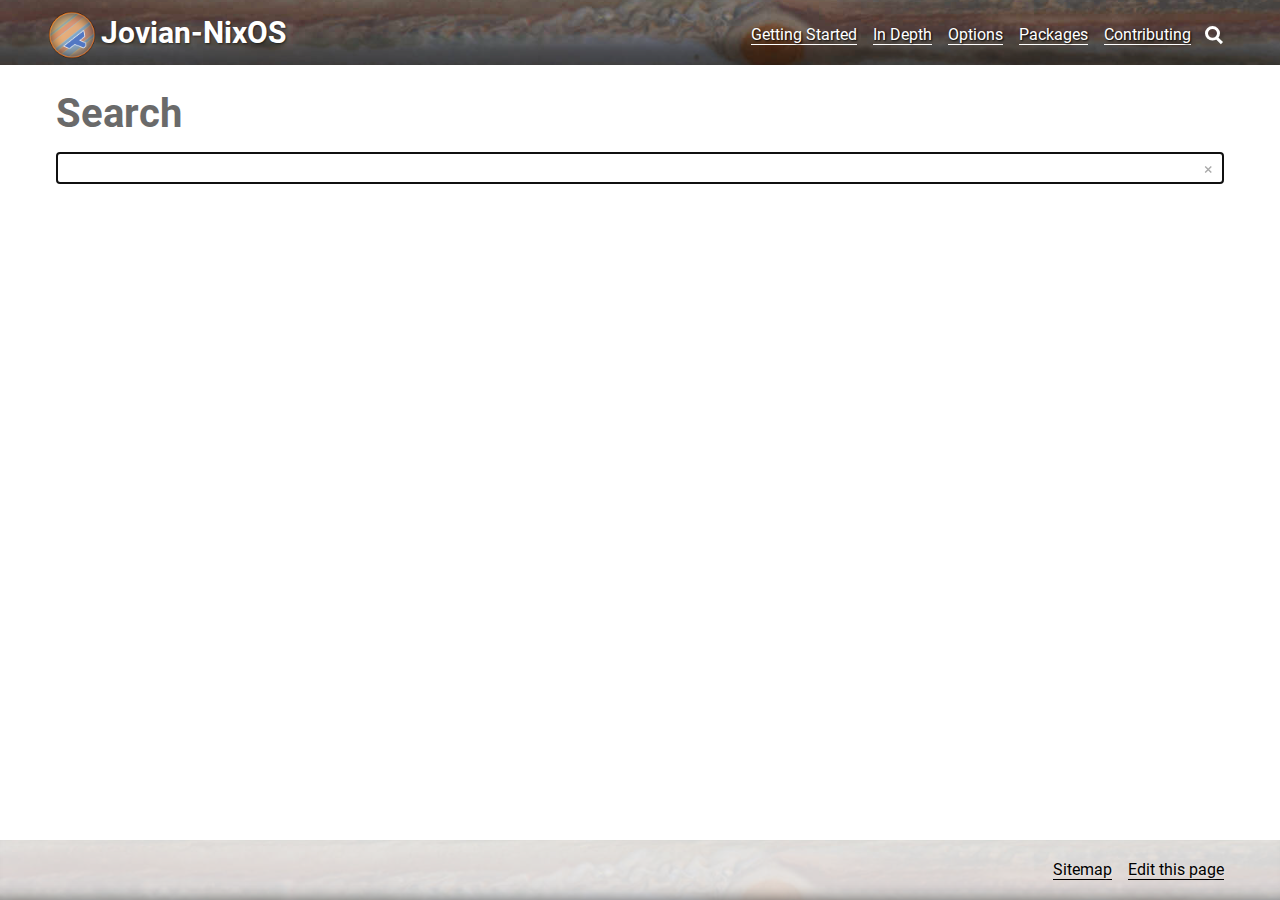
<file: search.html>
<!DOCTYPE html>

<html lang="en" class="without-js">
<head>
  <title>Search | Jovian-NixOS</title>
  <base href="." />
  <meta http-equiv="Content-Type" content="text/html; charset=utf-8" />
  <meta name="viewport" content="width=device-width, minimum-scale=1.0, initial-scale=1.0" />
  <link rel="stylesheet" href="styles/index.css" type="text/css" />

  <script>
    var html = document.documentElement;
    html.className = html.className.replace("without-js", "with-js");
  </script>
</head>

<body class="path--search-html">
  <header>
    <div>
      <h1><a href="index.html">Jovian-NixOS</a></h1>
      <nav>
        <ul>

          <li><a href="getting-started.html" class="-getting-started">Getting Started</a></li>

          <li><a href="in-depth.html" class="-in-depth">In Depth</a></li>

          <li><a href="options.html" class="-options">Options</a></li>

          <li><a href="packages.html" class="-packages">Packages</a></li>

          <li><a href="contributing.html" class="-contributing">Contributing</a></li>

          <li><a href="search.html" class="-search">Search</a></li>

        </ul>
      </nav>
    </div>
  </header>

  <main>
    <div class="generic-layout">
<!DOCTYPE html PUBLIC "-//W3C//DTD HTML 4.0 Transitional//EN" "http://www.w3.org/TR/REC-html40/loose.dtd">
<html><body>
<h1>Search</h1>
<noscript>
<blockquote class="admonition-box -warning">
<header>Warning</header>
<p>This search engine requires use of JavaScript.</p>
</blockquote>
</noscript>
<div id="search"></div>
<script>
window.addEventListener('DOMContentLoaded', (event) => {
	pagefind = new PagefindUI({
		element: "#search",
		baseUrl: document.baseURI.replace(/search.html/, ""),
		showImages: false,
		translations: {
			placeholder: "",
		},
	});
    // Workaround for the lack of an autofocus option.
    window.setTimeout(function () {
        document.querySelector(".pagefind-ui__search-input").focus();
    }, 1);
});
</script>
<script src="!pagefind/pagefind-ui.js" type="text/javascript"></script>
</body></html>

    </div>
  </main>

  <footer>
    <div>
      <nav>
        <ul>
          <li><a href="sitemap.html">Sitemap</a></li>
          
            
          <li><a href="https://github.com/Jovian-Experiments/Jovian-NixOS/edit/development/docs/search.md">Edit this page</a></li>
          
        </ul>
      </nav>
    </div>
  </footer>
</body>
</html>
</file>
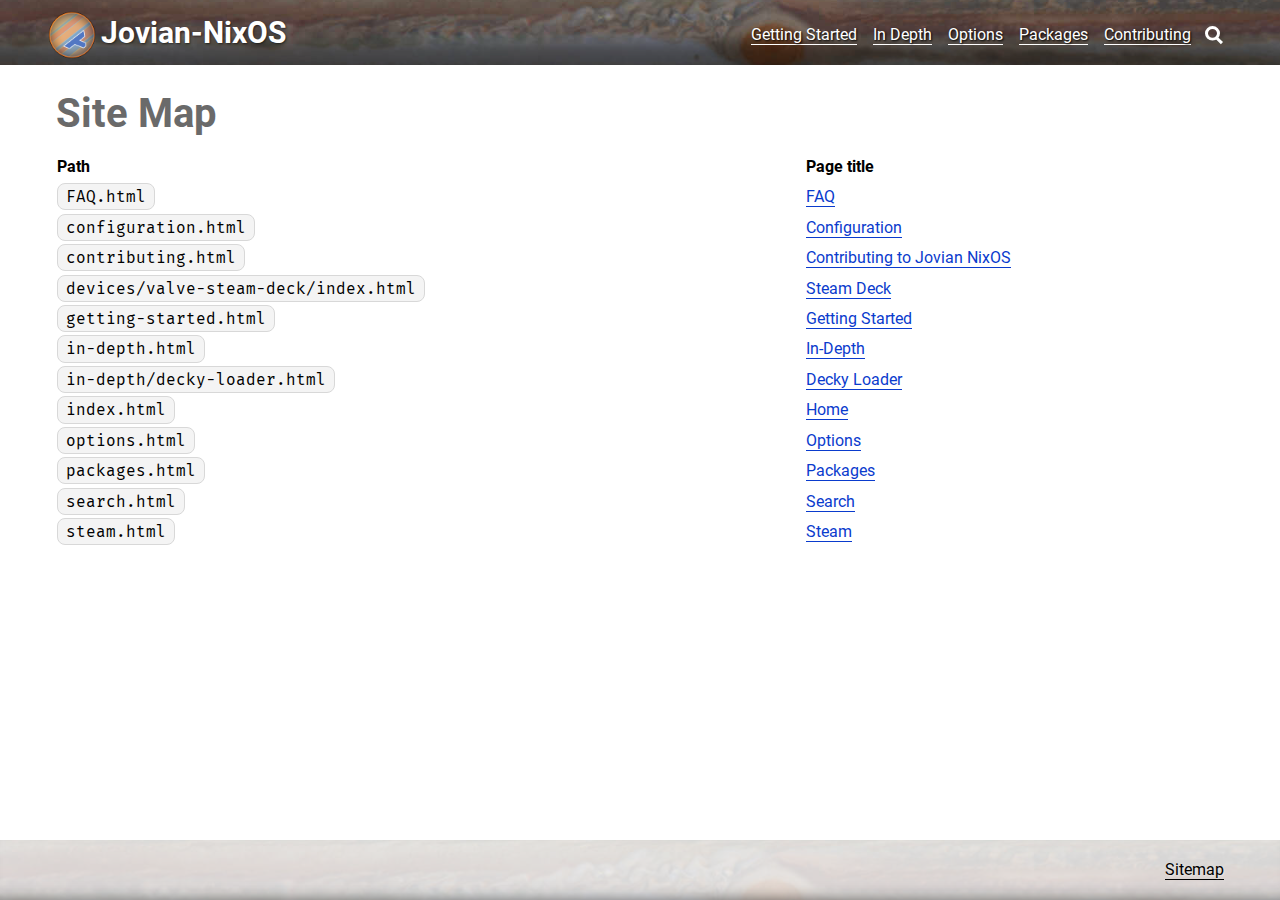
<file: sitemap.html>
<!DOCTYPE html>

<html lang="en" class="without-js">
<head>
  <title>Site Map | Jovian-NixOS</title>
  <base href="." />
  <meta http-equiv="Content-Type" content="text/html; charset=utf-8" />
  <meta name="viewport" content="width=device-width, minimum-scale=1.0, initial-scale=1.0" />
  <link rel="stylesheet" href="styles/index.css" type="text/css" />

  <script>
    var html = document.documentElement;
    html.className = html.className.replace("without-js", "with-js");
  </script>
</head>

<body class="path--sitemap-html">
  <header>
    <div>
      <h1><a href="index.html">Jovian-NixOS</a></h1>
      <nav>
        <ul>

          <li><a href="getting-started.html" class="-getting-started">Getting Started</a></li>

          <li><a href="in-depth.html" class="-in-depth">In Depth</a></li>

          <li><a href="options.html" class="-options">Options</a></li>

          <li><a href="packages.html" class="-packages">Packages</a></li>

          <li><a href="contributing.html" class="-contributing">Contributing</a></li>

          <li><a href="search.html" class="-search">Search</a></li>

        </ul>
      </nav>
    </div>
  </header>

  <main>
    <div class="generic-layout">
<!DOCTYPE html PUBLIC "-//W3C//DTD HTML 4.0 Transitional//EN" "http://www.w3.org/TR/REC-html40/loose.dtd">
<html><body>
<h1>Site Map</h1>
<table>
<thead>
<tr>
<th>Path</th>
<th>Page title</th>
</tr>
</thead>
<tbody>
<tr>
<td><code>FAQ.html</code></td>
<td><a href="FAQ.html">FAQ</a></td>
</tr>
<tr>
<td><code>configuration.html</code></td>
<td><a href="configuration.html">Configuration</a></td>
</tr>
<tr>
<td><code>contributing.html</code></td>
<td><a href="contributing.html">Contributing to Jovian NixOS</a></td>
</tr>
<tr>
<td><code>devices/valve-steam-deck/index.html</code></td>
<td><a href="devices/valve-steam-deck/index.html">Steam Deck</a></td>
</tr>
<tr>
<td><code>getting-started.html</code></td>
<td><a href="getting-started.html">Getting Started</a></td>
</tr>
<tr>
<td><code>in-depth.html</code></td>
<td><a href="in-depth.html">In-Depth</a></td>
</tr>
<tr>
<td><code>in-depth/decky-loader.html</code></td>
<td><a href="in-depth/decky-loader.html">Decky Loader</a></td>
</tr>
<tr>
<td><code>index.html</code></td>
<td><a href="index.html">Home</a></td>
</tr>
<tr>
<td><code>options.html</code></td>
<td><a href="options.html">Options</a></td>
</tr>
<tr>
<td><code>packages.html</code></td>
<td><a href="packages.html">Packages</a></td>
</tr>
<tr>
<td><code>search.html</code></td>
<td><a href="search.html">Search</a></td>
</tr>
<tr>
<td><code>steam.html</code></td>
<td><a href="steam.html">Steam</a></td>
</tr>
</tbody>
</table>
</body></html>

    </div>
  </main>

  <footer>
    <div>
      <nav>
        <ul>
          <li><a href="sitemap.html">Sitemap</a></li>
          
        </ul>
      </nav>
    </div>
  </footer>
</body>
</html>
</file>
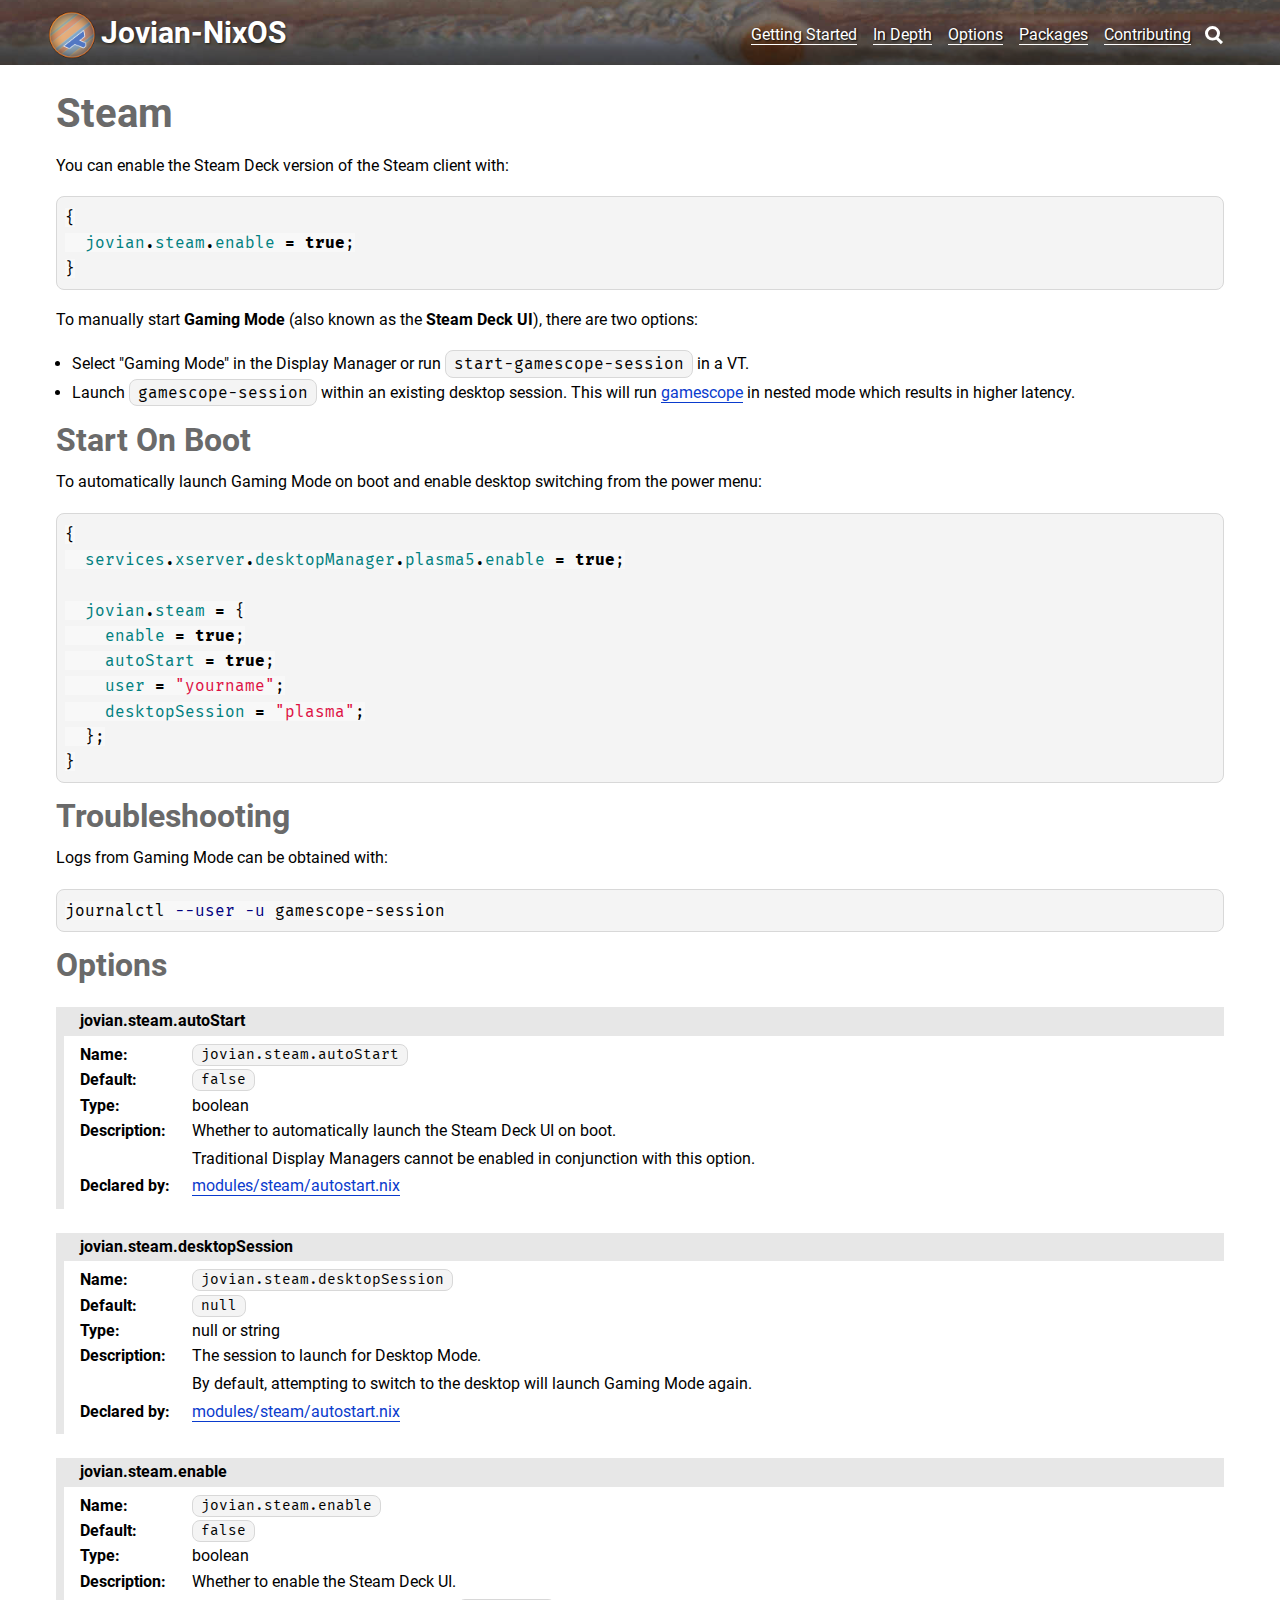
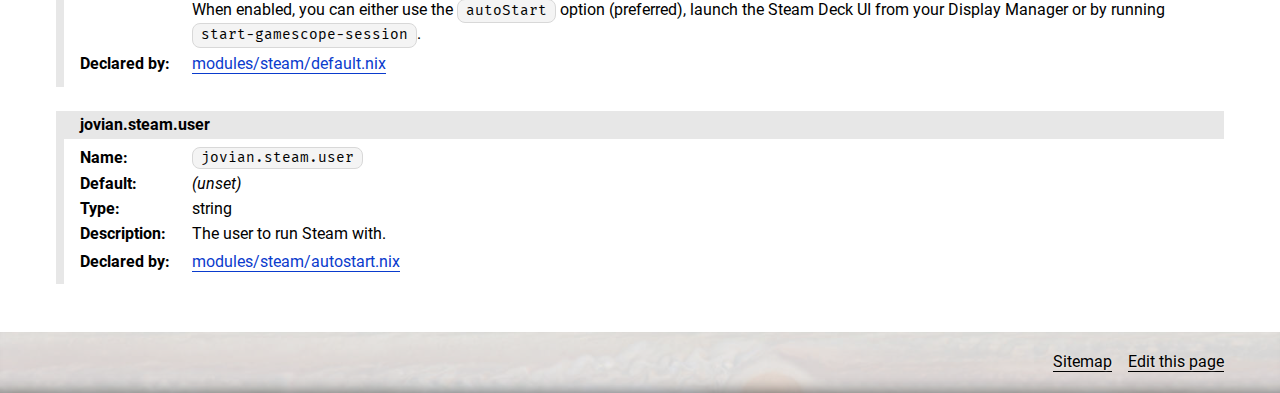
<file: steam.html>
<!DOCTYPE html>

<html lang="en" class="without-js">
<head>
  <title>Steam | Jovian-NixOS</title>
  <base href="." />
  <meta http-equiv="Content-Type" content="text/html; charset=utf-8" />
  <meta name="viewport" content="width=device-width, minimum-scale=1.0, initial-scale=1.0" />
  <link rel="stylesheet" href="styles/index.css" type="text/css" />

  <script>
    var html = document.documentElement;
    html.className = html.className.replace("without-js", "with-js");
  </script>
</head>

<body class="path--steam-html">
  <header>
    <div>
      <h1><a href="index.html">Jovian-NixOS</a></h1>
      <nav>
        <ul>

          <li><a href="getting-started.html" class="-getting-started">Getting Started</a></li>

          <li><a href="in-depth.html" class="-in-depth">In Depth</a></li>

          <li><a href="options.html" class="-options">Options</a></li>

          <li><a href="packages.html" class="-packages">Packages</a></li>

          <li><a href="contributing.html" class="-contributing">Contributing</a></li>

          <li><a href="search.html" class="-search">Search</a></li>

        </ul>
      </nav>
    </div>
  </header>

  <main>
    <div class="generic-layout">
<!DOCTYPE html PUBLIC "-//W3C//DTD HTML 4.0 Transitional//EN" "http://www.w3.org/TR/REC-html40/loose.dtd">
<html><body>
<h1>Steam</h1>
<p>You can enable the Steam Deck version of the Steam client with:</p>
<pre><code class="language-nix highlight"><span class="p">{</span>
  <span class="nv">jovian</span><span class="o">.</span><span class="nv">steam</span><span class="o">.</span><span class="nv">enable</span> <span class="o">=</span> <span class="kc">true</span><span class="p">;</span>
<span class="p">}</span>
</code></pre>
<p>To manually start <strong>Gaming Mode</strong> (also known as the <strong>Steam Deck UI</strong>), there are two options:</p>
<ul>
<li>Select "Gaming Mode" in the Display Manager or run <code>start-gamescope-session</code> in a VT.</li>
<li>Launch <code>gamescope-session</code> within an existing desktop session. This will run <a href="https://github.com/Plagman/gamescope">gamescope</a> in nested mode which results in higher latency.</li>
</ul>
<h2>Start On Boot</h2>
<p>To automatically launch Gaming Mode on boot and enable desktop switching from the power menu:</p>
<pre><code class="language-nix highlight"><span class="p">{</span>
  <span class="nv">services</span><span class="o">.</span><span class="nv">xserver</span><span class="o">.</span><span class="nv">desktopManager</span><span class="o">.</span><span class="nv">plasma5</span><span class="o">.</span><span class="nv">enable</span> <span class="o">=</span> <span class="kc">true</span><span class="p">;</span>

  <span class="nv">jovian</span><span class="o">.</span><span class="nv">steam</span> <span class="o">=</span> <span class="p">{</span>
    <span class="nv">enable</span> <span class="o">=</span> <span class="kc">true</span><span class="p">;</span>
    <span class="nv">autoStart</span> <span class="o">=</span> <span class="kc">true</span><span class="p">;</span>
    <span class="nv">user</span> <span class="o">=</span> <span class="s2">"yourname"</span><span class="p">;</span>
    <span class="nv">desktopSession</span> <span class="o">=</span> <span class="s2">"plasma"</span><span class="p">;</span>
  <span class="p">};</span>
<span class="p">}</span>
</code></pre>
<h2>Troubleshooting</h2>
<p>Logs from Gaming Mode can be obtained with:</p>
<pre><code class="language-bash highlight">journalctl <span class="nt">--user</span> <span class="nt">-u</span> gamescope-session
</code></pre>
<h2>Options</h2>
<div class="for-github -unneeded">
<blockquote class="admonition-box -note">
<header>Note</header>
<p>The options listing is available on the website.</p>
</blockquote>
</div>
<section class="option-details" id="jovian.steam.autoStart">
<h3><a href="options.html#jovian.steam.autoStart">jovian.steam.autoStart</a></h3>
<div class="data">
<div class="option-data -name">
<h4>Name:</h4>
<code>jovian.steam.autoStart</code>
</div>
<div class="option-data -default">
<h4>Default:</h4>
<code>false</code>
</div>
<div class="option-data -type">
<h4>Type:</h4>
<div>
boolean
</div>
</div>
<div class="option-data -description">
<h4>Description:</h4>
<div>
<p>Whether to automatically launch the Steam Deck UI on boot.</p>
<p>Traditional Display Managers cannot be enabled in conjunction with this option.</p>
</div>
</div>
<div class="option-data -declaration">
<h4>Declared by:</h4>
<div><a href="https://github.com/Jovian-Experiments/Jovian-NixOS/blob/development/modules/steam/autostart.nix">modules/steam/autostart.nix</a></div>
</div>
</div>
</section>
<section class="option-details" id="jovian.steam.desktopSession">
<h3><a href="options.html#jovian.steam.desktopSession">jovian.steam.desktopSession</a></h3>
<div class="data">
<div class="option-data -name">
<h4>Name:</h4>
<code>jovian.steam.desktopSession</code>
</div>
<div class="option-data -default">
<h4>Default:</h4>
<code>null</code>
</div>
<div class="option-data -type">
<h4>Type:</h4>
<div>
null or string
</div>
</div>
<div class="option-data -description">
<h4>Description:</h4>
<div>
<p>The session to launch for Desktop Mode.</p>
<p>By default, attempting to switch to the desktop will launch
Gaming Mode again.</p>
</div>
</div>
<div class="option-data -declaration">
<h4>Declared by:</h4>
<div><a href="https://github.com/Jovian-Experiments/Jovian-NixOS/blob/development/modules/steam/autostart.nix">modules/steam/autostart.nix</a></div>
</div>
</div>
</section>
<section class="option-details" id="jovian.steam.enable">
<h3><a href="options.html#jovian.steam.enable">jovian.steam.enable</a></h3>
<div class="data">
<div class="option-data -name">
<h4>Name:</h4>
<code>jovian.steam.enable</code>
</div>
<div class="option-data -default">
<h4>Default:</h4>
<code>false</code>
</div>
<div class="option-data -type">
<h4>Type:</h4>
<div>
boolean
</div>
</div>
<div class="option-data -description">
<h4>Description:</h4>
<div>
<p>Whether to enable the Steam Deck UI.</p>
<p>When enabled, you can either use the <code>autoStart</code> option (preferred),
launch the Steam Deck UI from your Display Manager or
by running <code>start-gamescope-session</code>.</p>
</div>
</div>
<div class="option-data -declaration">
<h4>Declared by:</h4>
<div><a href="https://github.com/Jovian-Experiments/Jovian-NixOS/blob/development/modules/steam/default.nix">modules/steam/default.nix</a></div>
</div>
</div>
</section>
<section class="option-details" id="jovian.steam.user">
<h3><a href="options.html#jovian.steam.user">jovian.steam.user</a></h3>
<div class="data">
<div class="option-data -name">
<h4>Name:</h4>
<code>jovian.steam.user</code>
</div>
<div class="option-data -default">
<h4>Default:</h4>
<em>(unset)</em>
</div>
<div class="option-data -type">
<h4>Type:</h4>
<div>
string
</div>
</div>
<div class="option-data -description">
<h4>Description:</h4>
<div>
<p>The user to run Steam with.</p>
</div>
</div>
<div class="option-data -declaration">
<h4>Declared by:</h4>
<div><a href="https://github.com/Jovian-Experiments/Jovian-NixOS/blob/development/modules/steam/autostart.nix">modules/steam/autostart.nix</a></div>
</div>
</div>
</section>
</body></html>

    </div>
  </main>

  <footer>
    <div>
      <nav>
        <ul>
          <li><a href="sitemap.html">Sitemap</a></li>
          
            
          <li><a href="https://github.com/Jovian-Experiments/Jovian-NixOS/edit/development/docs/steam.md">Edit this page</a></li>
          
        </ul>
      </nav>
    </div>
  </footer>
</body>
</html>
</file>
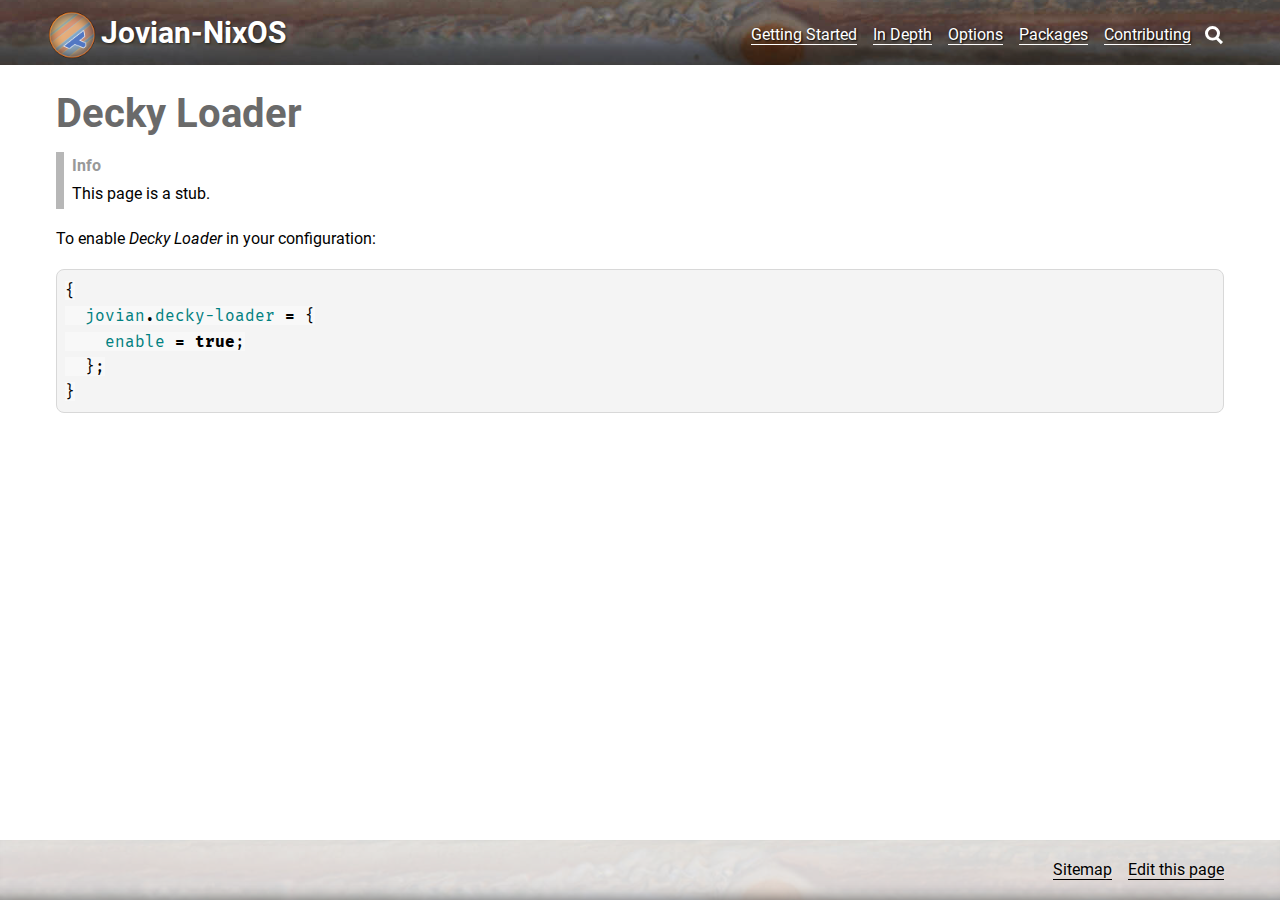
<file: in-depth/decky-loader.html>
<!DOCTYPE html>

<html lang="en" class="without-js">
<head>
  <title>Decky Loader | Jovian-NixOS</title>
  <base href=".." />
  <meta http-equiv="Content-Type" content="text/html; charset=utf-8" />
  <meta name="viewport" content="width=device-width, minimum-scale=1.0, initial-scale=1.0" />
  <link rel="stylesheet" href="styles/index.css" type="text/css" />

  <script>
    var html = document.documentElement;
    html.className = html.className.replace("without-js", "with-js");
  </script>
</head>

<body class="path--in-depth/decky-loader">
  <header>
    <div>
      <h1><a href="index.html">Jovian-NixOS</a></h1>
      <nav>
        <ul>

          <li><a href="getting-started.html" class="-getting-started">Getting Started</a></li>

          <li><a href="in-depth.html" class="-in-depth">In Depth</a></li>

          <li><a href="options.html" class="-options">Options</a></li>

          <li><a href="packages.html" class="-packages">Packages</a></li>

          <li><a href="contributing.html" class="-contributing">Contributing</a></li>

          <li><a href="search.html" class="-search">Search</a></li>

        </ul>
      </nav>
    </div>
  </header>

  <main>
    <div class="generic-layout">
<!DOCTYPE html PUBLIC "-//W3C//DTD HTML 4.0 Transitional//EN" "http://www.w3.org/TR/REC-html40/loose.dtd">
<html><body>
<h1>Decky Loader</h1>
<blockquote class="admonition-box -info">
<header>Info</header>
<p>This page is a stub.</p>
</blockquote>
<p>To enable <em>Decky Loader</em> in your configuration:</p>
<pre><code class="language-nix highlight"><span class="p">{</span>
  <span class="nv">jovian</span><span class="o">.</span><span class="nv">decky-loader</span> <span class="o">=</span> <span class="p">{</span>
    <span class="nv">enable</span> <span class="o">=</span> <span class="kc">true</span><span class="p">;</span>
  <span class="p">};</span>
<span class="p">}</span>
</code></pre>
</body></html>

    </div>
  </main>

  <footer>
    <div>
      <nav>
        <ul>
          <li><a href="sitemap.html">Sitemap</a></li>
          
            
          <li><a href="https://github.com/Jovian-Experiments/Jovian-NixOS/edit/development/docs/in-depth/decky-loader.md">Edit this page</a></li>
          
        </ul>
      </nav>
    </div>
  </footer>
</body>
</html>
</file>
<file: styles/index.css>
.__svg_search,#svg.search,body>header nav>ul .-search:before{background-image:url('data:image/svg+xml;utf8,%3Csvg%20xmlns%3D%22http%3A//www.w3.org/2000/svg%22%20width%3D%2212%22%20height%3D%2213%22%3E%3Cg%20fill%3D%22none%22%20stroke%3D%22%23ffffff%22%20stroke-width%3D%222%22%3E%3Cpath%20d%3D%22m11.29%2011.71-4-4%22/%3E%3Ccircle%20cx%3D%225%22%20cy%3D%225%22%20r%3D%224%22/%3E%3C/g%3E%3C/svg%3E')}/*! normalize.css v8.0.1 | MIT License | github.com/necolas/normalize.css */html{line-height:1.15;-webkit-text-size-adjust:100%}body{margin:0}main{display:block}h1{font-size:2em;margin:.67em 0}hr{box-sizing:content-box;height:0;overflow:visible}pre{font-family:monospace, monospace;font-size:1em}a{background-color:transparent}abbr[title]{border-bottom:none;text-decoration:underline;text-decoration:underline dotted}b,strong{font-weight:bolder}code,kbd,samp{font-family:monospace, monospace;font-size:1em}small{font-size:80%}sub,sup{font-size:75%;line-height:0;position:relative;vertical-align:baseline}sub{bottom:-0.25em}sup{top:-0.5em}img{border-style:none}button,input,optgroup,select,textarea{font-family:inherit;font-size:100%;line-height:1.15;margin:0}button,input{overflow:visible}button,select{text-transform:none}button,[type="button"],[type="reset"],[type="submit"]{-webkit-appearance:button}button::-moz-focus-inner,[type="button"]::-moz-focus-inner,[type="reset"]::-moz-focus-inner,[type="submit"]::-moz-focus-inner{border-style:none;padding:0}button:-moz-focusring,[type="button"]:-moz-focusring,[type="reset"]:-moz-focusring,[type="submit"]:-moz-focusring{outline:1px dotted ButtonText}fieldset{padding:.35em .75em .625em}legend{box-sizing:border-box;color:inherit;display:table;max-width:100%;padding:0;white-space:normal}progress{vertical-align:baseline}textarea{overflow:auto}[type="checkbox"],[type="radio"]{box-sizing:border-box;padding:0}[type="number"]::-webkit-inner-spin-button,[type="number"]::-webkit-outer-spin-button{height:auto}[type="search"]{-webkit-appearance:textfield;outline-offset:-2px}[type="search"]::-webkit-search-decoration{-webkit-appearance:none}::-webkit-file-upload-button{-webkit-appearance:button;font:inherit}details{display:block}summary{display:list-item}template{display:none}[hidden]{display:none}body.-debug::after{z-index:10000;content:"??";position:fixed;top:0;left:0;display:block;background:#000;color:#fff;padding:0 .2em}@media screen and (max-width:479.9px){body.-debug::after{content:"xxs"}}@media screen and (min-width:480px) and (max-width:767.9px){body.-debug::after{content:"xs"}}@media screen and (min-width:768px) and (max-width:991.9px){body.-debug::after{content:"sm"}}@media screen and (min-width:992px) and (max-width:1199.9px){body.-debug::after{content:"md"}}@media screen and (min-width:1200px){body.-debug::after{content:"lg"}}@font-face{font-family:'Roboto';font-style:italic;font-weight:100;src:url('./fonts/Roboto-ThinItalic.ttf') format('truetype')}@font-face{font-family:'Roboto';font-style:italic;font-weight:300;src:url('./fonts/Roboto-LightItalic.ttf') format('truetype')}@font-face{font-family:'Roboto';font-style:italic;font-weight:400;src:url('./fonts/Roboto-Italic.ttf') format('truetype')}@font-face{font-family:'Roboto';font-style:italic;font-weight:500;src:url('./fonts/Roboto-MediumItalic.ttf') format('truetype')}@font-face{font-family:'Roboto';font-style:italic;font-weight:700;src:url('./fonts/Roboto-BoldItalic.ttf') format('truetype')}@font-face{font-family:'Roboto';font-style:italic;font-weight:900;src:url('./fonts/Roboto-BlackItalic.ttf') format('truetype')}@font-face{font-family:'Roboto';font-style:normal;font-weight:100;src:url('./fonts/Roboto-Thin.ttf') format('truetype')}@font-face{font-family:'Roboto';font-style:normal;font-weight:300;src:url('./fonts/Roboto-Light.ttf') format('truetype')}@font-face{font-family:'Roboto';font-style:normal;font-weight:400;src:url('./fonts/Roboto-Regular.ttf') format('truetype')}@font-face{font-family:'Roboto';font-style:normal;font-weight:500;src:url('./fonts/Roboto-Medium.ttf') format('truetype')}@font-face{font-family:'Roboto';font-style:normal;font-weight:700;src:url('./fonts/Roboto-Bold.ttf') format('truetype')}@font-face{font-family:'Roboto';font-style:normal;font-weight:900;src:url('./fonts/Roboto-Black.ttf') format('truetype')}@font-face{font-family:'Fira Mono';font-style:normal;font-weight:400;src:url('./fonts/FiraMono-Regular.ttf') format('truetype')}@font-face{font-family:'Fira Mono';font-style:normal;font-weight:500;src:url('./fonts/FiraMono-Medium.ttf') format('truetype')}@font-face{font-family:'Fira Mono';font-style:normal;font-weight:700;src:url('./fonts/FiraMono-Bold.ttf') format('truetype')}img{max-width:100%;height:auto}pre{overflow:auto}body.-debug::before{pointer-events:none;content:"";display:block;z-index:999999;outline:1px dashed yellow;margin:auto;width:100%;position:fixed;top:0;left:0;right:0;bottom:0}@media screen and (min-width:768px){body.-debug::before{max-width:46rem}}@media screen and (min-width:992px){body.-debug::before{max-width:60rem}}@media screen and (min-width:1200px){body.-debug::before{max-width:73rem}}*,*::before,*::after{box-sizing:border-box}html{font-size:100%;line-height:1.77777778}body{font-size:1rem;font-family:"Roboto",sans-serif;font-weight:400;color:#000000;background-color:#ffffff;min-height:100vh;display:flex;flex-direction:column}@media screen and (max-width:767.9px){body{padding-left:1rem;padding-right:1rem}}body>main{flex-grow:1}a{text-decoration:none;border-bottom:1px solid;color:#0A3BCD}ul{padding:0;margin-top:0;margin-right:0;margin-bottom:1rem;margin-left:1rem}table{border-collapse:collapse;width:100%;margin-bottom:1rem}thead th{text-align:left}hr{margin-top:1rem;margin-bottom:1rem;border-color:#aaaaaa}h1{font-weight:700;font-family:"Roboto",sans-serif;line-height:110%;font-size:250%;margin-bottom:1rem;color:#6a6a6a}h1:not(:first-child){margin-top:1rem}@media screen and (min-width:768px){h1>span{white-space:nowrap}}h2{font-weight:700;font-family:"Roboto",sans-serif;line-height:110%;margin-bottom:1rem;font-size:200%;margin-bottom:.625rem;color:#6a6a6a}h2:not(:first-child){margin-top:1rem}@media screen and (min-width:768px){h2>span{white-space:nowrap}}h3{font-weight:700;font-family:"Roboto",sans-serif;line-height:110%;margin-bottom:1rem;font-size:150%;color:#6a6a6a}h3:not(:first-child){margin-top:1rem}@media screen and (min-width:768px){h3>span{white-space:nowrap}}h4{font-weight:700;font-family:"Roboto",sans-serif;line-height:110%;margin-bottom:1rem;font-size:140%;color:#6a6a6a}h4:not(:first-child){margin-top:1rem}@media screen and (min-width:768px){h4>span{white-space:nowrap}}h5{font-weight:700;font-family:"Roboto",sans-serif;line-height:110%;margin-bottom:1rem;font-size:130%;color:#6a6a6a}h5:not(:first-child){margin-top:1rem}@media screen and (min-width:768px){h5>span{white-space:nowrap}}h6{font-weight:700;font-family:"Roboto",sans-serif;line-height:110%;margin-bottom:1rem}h6:not(:first-child){margin-top:1rem}@media screen and (min-width:768px){h6>span{white-space:nowrap}}b,strong{font-weight:bold}section{margin-top:1.5em}p{margin-top:0;margin-bottom:1rem}tt{font-size:.875rem;overflow-wrap:break-word}dt>*:first-child,dd>*:first-child{margin-top:0}dt>*:last-child,dd>*:last-child{margin-bottom:0}pre,code{font-family:"Fira Mono",monospace}code,pre{background:#f4f4f4;display:inline-block;padding:0 .5rem;border:1px solid #d8d8d8;border-radius:.5rem;line-height:1.57777778}pre code{background:initial;display:initial;padding:initial;border:0;border-radius:0;line-height:initial}pre{display:block;padding-top:.5rem;padding-bottom:.5rem}img.inline{float:right;margin-left:1rem;margin-bottom:1rem}.generic-layout{margin:auto;width:100%}@media screen and (min-width:768px){.generic-layout{max-width:46rem}}@media screen and (min-width:992px){.generic-layout{max-width:60rem}}@media screen and (min-width:1200px){.generic-layout{max-width:73rem}}.generic-layout.lead,.generic-layout>.lead{font-size:1.25em;font-weight:bold;color:#6a6a6a}.terminal-console,.file-listing{border-radius:1.25rem;padding:1rem;overflow:auto}.terminal-console{color:#ffffff;background-color:#3a3a3a}.terminal-console .shell-prompt{font-weight:bold}.file-listing{background:#f4f4f4;color:#000000;box-shadow:0 0 1rem 0 rgba(0,0,0,0.1) inset}.columnar-layout.-longform.-two{display:flex;flex-wrap:wrap;position:relative;margin-left:1rem;left:-1rem;justify-content:flex-start;margin:0;list-style-type:none;margin-right:-1rem}body.-debug .columnar-layout.-longform.-two>*{outline:1px solid green}.columnar-layout.-longform.-two>*{margin-right:1rem;position:relative;left:1rem}body.-debug .columnar-layout.-longform.-two>*{outline:1px solid pink}.columnar-layout.-longform.-two>*{flex-grow:0;width:calc(100%/1 - 1rem)}@media screen and (min-width:480px){.columnar-layout.-longform.-two>*{width:calc(100%/1 - 1rem)}}@media screen and (min-width:768px){.columnar-layout.-longform.-two>*{width:calc(100%/1 - 1rem)}}@media screen and (min-width:992px){.columnar-layout.-longform.-two>*{width:calc(100%/2 - 1rem)}}@media screen and (min-width:1200px){.columnar-layout.-longform.-two>*{width:calc(100%/2 - 1rem)}}@media screen and (min-width:992px){.columnar-layout.-longform.-two>.-twice{width:100%}}.columnar-layout.-longform.-three{display:flex;flex-wrap:wrap;position:relative;margin-left:1rem;left:-1rem;justify-content:flex-start;margin:0;list-style-type:none;margin-right:-1rem}body.-debug .columnar-layout.-longform.-three>*{outline:1px solid green}.columnar-layout.-longform.-three>*{margin-right:1rem;position:relative;left:1rem}body.-debug .columnar-layout.-longform.-three>*{outline:1px solid pink}.columnar-layout.-longform.-three>*{flex-grow:0;width:calc(100%/1 - 1rem)}@media screen and (min-width:480px){.columnar-layout.-longform.-three>*{width:calc(100%/1 - 1rem)}}@media screen and (min-width:768px){.columnar-layout.-longform.-three>*{width:calc(100%/1 - 1rem)}}@media screen and (min-width:992px){.columnar-layout.-longform.-three>*{width:calc(100%/3 - 1rem)}}@media screen and (min-width:1200px){.columnar-layout.-longform.-three>*{width:calc(100%/3 - 1rem)}}@media screen and (min-width:992px){.columnar-layout.-longform.-three>.-twice{width:66.66666667%}}.columnar-layout.-longform.-four{display:flex;flex-wrap:wrap;position:relative;margin-left:1rem;left:-1rem;justify-content:flex-start;margin:0;list-style-type:none;margin-right:-1rem}body.-debug .columnar-layout.-longform.-four>*{outline:1px solid green}.columnar-layout.-longform.-four>*{margin-right:1rem;position:relative;left:1rem}body.-debug .columnar-layout.-longform.-four>*{outline:1px solid pink}.columnar-layout.-longform.-four>*{flex-grow:0;width:calc(100%/1 - 1rem)}@media screen and (min-width:480px){.columnar-layout.-longform.-four>*{width:calc(100%/1 - 1rem)}}@media screen and (min-width:768px){.columnar-layout.-longform.-four>*{width:calc(100%/1 - 1rem)}}@media screen and (min-width:992px){.columnar-layout.-longform.-four>*{width:calc(100%/4 - 1rem)}}@media screen and (min-width:1200px){.columnar-layout.-longform.-four>*{width:calc(100%/4 - 1rem)}}@media screen and (min-width:992px){.columnar-layout.-longform.-four>.-twice{width:50%}}.columnar-layout:not(.-longform).-two{display:flex;flex-wrap:wrap;position:relative;margin-left:1rem;left:-1rem;justify-content:flex-start;margin:0;list-style-type:none;margin-right:-1rem}body.-debug .columnar-layout:not(.-longform).-two>*{outline:1px solid green}.columnar-layout:not(.-longform).-two>*{margin-right:1rem;position:relative;left:1rem}body.-debug .columnar-layout:not(.-longform).-two>*{outline:1px solid pink}.columnar-layout:not(.-longform).-two>*{flex-grow:0;width:calc(100%/1 - 1rem)}@media screen and (min-width:480px){.columnar-layout:not(.-longform).-two>*{width:calc(100%/1 - 1rem)}}@media screen and (min-width:768px){.columnar-layout:not(.-longform).-two>*{width:calc(100%/2 - 1rem)}}@media screen and (min-width:992px){.columnar-layout:not(.-longform).-two>*{width:calc(100%/2 - 1rem)}}@media screen and (min-width:1200px){.columnar-layout:not(.-longform).-two>*{width:calc(100%/2 - 1rem)}}@media screen and (min-width:768px){.columnar-layout:not(.-longform).-two>.-twice{width:100%}}.columnar-layout:not(.-longform).-three{display:flex;flex-wrap:wrap;position:relative;margin-left:1rem;left:-1rem;justify-content:flex-start;margin:0;list-style-type:none;margin-right:-1rem}body.-debug .columnar-layout:not(.-longform).-three>*{outline:1px solid green}.columnar-layout:not(.-longform).-three>*{margin-right:1rem;position:relative;left:1rem}body.-debug .columnar-layout:not(.-longform).-three>*{outline:1px solid pink}.columnar-layout:not(.-longform).-three>*{flex-grow:0;width:calc(100%/1 - 1rem)}@media screen and (min-width:480px){.columnar-layout:not(.-longform).-three>*{width:calc(100%/1 - 1rem)}}@media screen and (min-width:768px){.columnar-layout:not(.-longform).-three>*{width:calc(100%/3 - 1rem)}}@media screen and (min-width:992px){.columnar-layout:not(.-longform).-three>*{width:calc(100%/3 - 1rem)}}@media screen and (min-width:1200px){.columnar-layout:not(.-longform).-three>*{width:calc(100%/3 - 1rem)}}@media screen and (min-width:768px){.columnar-layout:not(.-longform).-three>.-twice{width:66.66666667%}}.columnar-layout:not(.-longform).-four{display:flex;flex-wrap:wrap;position:relative;margin-left:1rem;left:-1rem;justify-content:flex-start;margin:0;list-style-type:none;margin-right:-1rem}body.-debug .columnar-layout:not(.-longform).-four>*{outline:1px solid green}.columnar-layout:not(.-longform).-four>*{margin-right:1rem;position:relative;left:1rem}body.-debug .columnar-layout:not(.-longform).-four>*{outline:1px solid pink}.columnar-layout:not(.-longform).-four>*{flex-grow:0;width:calc(100%/1 - 1rem)}@media screen and (min-width:480px){.columnar-layout:not(.-longform).-four>*{width:calc(100%/1 - 1rem)}}@media screen and (min-width:768px){.columnar-layout:not(.-longform).-four>*{width:calc(100%/4 - 1rem)}}@media screen and (min-width:992px){.columnar-layout:not(.-longform).-four>*{width:calc(100%/4 - 1rem)}}@media screen and (min-width:1200px){.columnar-layout:not(.-longform).-four>*{width:calc(100%/4 - 1rem)}}@media screen and (min-width:768px){.columnar-layout:not(.-longform).-four>.-twice{width:50%}}.well{background:#f4f4f4;color:#000000}.label{pointer-events:none;-webkit-touch-callout:none;-webkit-user-select:none;-khtml-user-select:none;-moz-user-select:none;-ms-user-select:none;user-select:none;cursor:default;font-family:"Roboto",sans-serif;font-weight:bold;font-size:.8em;vertical-align:text-bottom;border-radius:.3em;padding:.1em .3em}.label.-info{background-color:#0A3BCD;color:#ffffff}.label.-warn{background-color:#ffab0d;color:#ffffff}.label.-success{background-color:#0ACD54;color:#ffffff}body>footer nav ul,body>header nav ul,body>footer nav li,body>header nav li{margin:0;padding:0;list-style-type:none}body>header{color:#ffffff;background:#000000;background-image:url("assets/jupiter.jpeg");background-size:cover;background-position:center center;box-shadow:inset 0 -100vh rgba(0,0,0,0.3),inset 0 -3rem 1rem -1.5rem rgba(0,0,0,0.45);padding-top:1rem;padding-bottom:1rem}@media screen and (max-width:767.9px){body>header{margin-left:-1rem;margin-right:-1rem;padding-left:1rem;padding-right:1rem}}body>header>*{margin:auto;width:100%}@media screen and (min-width:768px){body>header>*{max-width:46rem}}@media screen and (min-width:992px){body>header>*{max-width:60rem}}@media screen and (min-width:1200px){body>header>*{max-width:73rem}}body>header h1,body>header a{color:inherit;margin:0;text-shadow:#000 .0625rem .0625rem .125rem}body>header h1{margin-bottom:.5rem;white-space:pre;font-size:1.875rem}@media screen and (min-width:768px){body>header h1{margin-bottom:0}}body>header h1>a{position:relative;display:block;text-decoration:none;border:0;text-shadow:rgba(0,0,0,0.5) .0625rem .0625rem .125rem;padding-left:2.83333333rem}body>header h1>a::before{content:"";display:block;position:absolute;top:-0.33333333rem;left:-0.5rem;width:3rem;height:3rem;background-image:url("[data-uri]");background-size:contain}body>header>*{display:flex;flex-direction:column}@media screen and (min-width:768px){body>header>*{flex-direction:row}}body>header nav{width:100%;display:flex;align-items:end;flex-direction:column}@media screen and (min-width:768px){body>header nav{flex-direction:row}}body>header nav>ul{display:flex;justify-content:flex-end;width:100%;flex-direction:column}@media screen and (min-width:768px){body>header nav>ul{flex-direction:row}}body>header nav>ul li:not(:last-child){margin-right:1rem}body>header nav>ul .-search{position:relative;text-indent:-9999px;overflow:hidden;width:auto;height:auto}body>header nav>ul .-search:before{content:"";position:absolute;top:0;bottom:0;left:0;right:0;background-repeat:no-repeat;background-position:center center;display:inline-block;width:auto;height:auto;background-size:contain}@media screen and (max-width:767.9px){body>header nav>ul .-search:before{width:1.2rem;height:1.2rem;margin-top:.0625rem;left:100%;right:unset;margin-left:.3125rem}}@media screen and (min-width:768px){body>header nav>ul .-search{margin-left:-0.125rem;border-bottom:none;vertical-align:text-top;margin-top:.0625rem;display:inline-block;width:1.2rem;height:1.2rem}}body>footer{color:#000000;background:#f4f4f4;background-image:url("assets/jupiter.jpeg");background-size:cover;background-position:top right;box-shadow:inset 0 .0625rem rgba(0,0,0,0.008),inset 0 -1rem 1rem -1rem rgba(0,0,0,0.6),inset 0 -100vh rgba(244,244,244,0.8);padding-bottom:1rem;padding-top:1rem;margin-top:2rem;text-align:right}@media screen and (max-width:767.9px){body>footer{margin-left:-1rem;margin-right:-1rem;padding-left:1rem;padding-right:1rem}}body>footer>*{margin:auto;width:100%}@media screen and (min-width:768px){body>footer>*{max-width:46rem}}@media screen and (min-width:992px){body>footer>*{max-width:60rem}}@media screen and (min-width:1200px){body>footer>*{max-width:73rem}}body>footer h1,body>footer a{color:inherit;text-shadow:rgba(255,255,255,0.5) .0625rem .0625rem .125rem}body>footer nav ul{width:100%;display:flex;justify-content:flex-end;align-items:end;flex-direction:column}body>footer nav ul li:not(:first-child){margin-left:1rem}@media screen and (min-width:768px){body>footer nav ul{flex-direction:row}}blockquote{margin-left:0;margin-right:0;padding:0;border-left:.5rem solid #d8d8d8;padding-left:.5rem}.highlight table td{padding:5px}.highlight table pre{margin:0}.highlight .cm{color:#999988;font-style:italic}.highlight .cp{color:#999999;font-weight:bold}.highlight .c1{color:#999988;font-style:italic}.highlight .cs{color:#999999;font-weight:bold;font-style:italic}.highlight .c,.highlight .ch,.highlight .cd,.highlight .cpf{color:#999988;font-style:italic}.highlight .err{color:#a61717;background-color:#e3d2d2}.highlight .gd{color:#000000;background-color:#ffdddd}.highlight .ge{color:#000000;font-style:italic}.highlight .gr{color:#aa0000}.highlight .gh{color:#999999}.highlight .gi{color:#000000;background-color:#ddffdd}.highlight .go{color:#888888}.highlight .gp{color:#555555}.highlight .gs{font-weight:bold}.highlight .gu{color:#aaaaaa}.highlight .gt{color:#aa0000}.highlight .kc{color:#000000;font-weight:bold}.highlight .kd{color:#000000;font-weight:bold}.highlight .kn{color:#000000;font-weight:bold}.highlight .kp{color:#000000;font-weight:bold}.highlight .kr{color:#000000;font-weight:bold}.highlight .kt{color:#445588;font-weight:bold}.highlight .k,.highlight .kv{color:#000000;font-weight:bold}.highlight .mf{color:#009999}.highlight .mh{color:#009999}.highlight .il{color:#009999}.highlight .mi{color:#009999}.highlight .mo{color:#009999}.highlight .m,.highlight .mb,.highlight .mx{color:#009999}.highlight .sa{color:#000000;font-weight:bold}.highlight .sb{color:#d14}.highlight .sc{color:#d14}.highlight .sd{color:#d14}.highlight .s2{color:#d14}.highlight .se{color:#d14}.highlight .sh{color:#d14}.highlight .si{color:#d14}.highlight .sx{color:#d14}.highlight .sr{color:#009926}.highlight .s1{color:#d14}.highlight .ss{color:#990073}.highlight .s,.highlight .dl{color:#d14}.highlight .na{color:#008080}.highlight .bp{color:#999999}.highlight .nb{color:#0086B3}.highlight .nc{color:#445588;font-weight:bold}.highlight .no{color:#008080}.highlight .nd{color:#3c5d5d;font-weight:bold}.highlight .ni{color:#800080}.highlight .ne{color:#990000;font-weight:bold}.highlight .nf,.highlight .fm{color:#990000;font-weight:bold}.highlight .nl{color:#990000;font-weight:bold}.highlight .nn{color:#555555}.highlight .nt{color:#000080}.highlight .vc{color:#008080}.highlight .vg{color:#008080}.highlight .vi{color:#008080}.highlight .nv,.highlight .vm{color:#008080}.highlight .ow{color:#000000;font-weight:bold}.highlight .o{color:#000000;font-weight:bold}.highlight .w{color:#bbbbbb}.highlight{background-color:#f8f8f8}.option-details{margin-bottom:1rem;padding-bottom:.5rem;border-left:.5rem solid #e7e7e7}.option-details h2,.option-details h3,.option-details h4,.option-details h5,.option-details h6,.option-details h2 a,.option-details h3 a,.option-details h4 a,.option-details h5 a,.option-details h6 a{font-size:inherit;line-height:inherit;margin:inherit;color:inherit;font-weight:bold;border-bottom:none}.option-details>*{padding-left:1rem;padding-right:1rem}.option-details>:first-child{background:#e7e7e7;margin-bottom:.5rem;padding-left:0}.option-details>:first-child a{display:block;padding-left:1rem}.option-details>:first-child a::before{display:inline-block;content:"#";position:relative;text-align:right;width:1em;padding-right:1ex;margin-left:-1em;opacity:0;color:#aaaaaa}.option-details>:first-child a:hover::before,.option-details>:first-child a:active::before,.option-details>:first-child a:focus::before{opacity:1}.option-details .option-data code{font-size:.9em}.option-details .option-data p{margin-bottom:.33333333rem}.option-details .option-data>:first-child{padding-bottom:.1875rem}.option-details .option-data>*{line-height:1.4}@media screen and (min-width:768px){.option-details .option-data{display:flex;align-items:self-start}.option-details .option-data>:first-child{min-width:7em}}@media screen and (max-width:767.9px){.option-details .option-data>:last-child{padding-left:1rem}}.package-details{margin-bottom:1rem;padding-bottom:.5rem;border-left:.5rem solid #e7e7e7}.package-details h2,.package-details h3,.package-details h4,.package-details h5,.package-details h6,.package-details h2 a,.package-details h3 a,.package-details h4 a,.package-details h5 a,.package-details h6 a{font-size:inherit;line-height:inherit;margin:inherit;color:inherit;font-weight:bold;border-bottom:none}.package-details>*{padding-left:1rem;padding-right:1rem}.package-details>:first-child{background:#e7e7e7;margin-bottom:.5rem;padding-left:0}.package-details>:first-child a{display:block;padding-left:1rem}.package-details>:first-child a::before{display:inline-block;content:"#";position:relative;text-align:right;width:1em;padding-right:1ex;margin-left:-1em;opacity:0;color:#aaaaaa}.package-details>:first-child a:hover::before,.package-details>:first-child a:active::before,.package-details>:first-child a:focus::before{opacity:1}.package-details .package-data code{font-size:.9em}.package-details .package-data p{margin-bottom:.33333333rem}.package-details .package-data>:first-child{padding-bottom:.1875rem}.package-details .package-data>*{line-height:1.4}@media screen and (min-width:768px){.package-details .package-data{display:flex;align-items:self-start}.package-details .package-data>:first-child{min-width:8.5em}}@media screen and (max-width:767.9px){.package-details .package-data>:last-child{padding-left:1rem}}.pagefind-ui__result-thumb{display:none}.pagefind-ui__result-excerpt{margin:0}#search .pagefind-ui__results{list-style-type:none;margin:0;padding:0}#search .pagefind-ui__message{font-style:italic;padding-top:.5rem;color:#6a6a6a}#search mark{background-color:#fffeca}#search form{width:100%;position:relative}#search form input{display:block;width:100%;height:2rem;border-radius:.125rem;border:.0625rem solid #aaaaaa;padding:0 .5rem;padding-top:.125rem}#search form button{position:relative;text-indent:-9999px;overflow:hidden;width:auto;height:auto;background:unset;border:unset;margin:0;padding:0;line-height:2rem;display:block;position:absolute;top:.125rem;right:.125rem;height:1.75rem;width:1.75rem;color:#aaaaaa}#search form button:before{content:"";position:absolute;top:0;bottom:0;left:0;right:0;background-size:contain;background-repeat:no-repeat;background-position:center center;display:inline-block;width:auto;height:auto;display:block;padding:0;text-indent:0;content:"×";width:2rem;height:2rem;padding-right:.25rem;text-align:center}#search form button:focus,#search form button:active{border-radius:.125rem;outline:.125rem solid #4773f6}#search form button:focus,#search form button:active,#search form button:hover{cursor:pointer;color:#000000}#search .pagefind-ui__result-inner{margin-bottom:1rem;padding-bottom:.5rem;border-left:.5rem solid #e7e7e7}#search .pagefind-ui__result-inner h2,#search .pagefind-ui__result-inner h3,#search .pagefind-ui__result-inner h4,#search .pagefind-ui__result-inner h5,#search .pagefind-ui__result-inner h6,#search .pagefind-ui__result-inner h2 a,#search .pagefind-ui__result-inner h3 a,#search .pagefind-ui__result-inner h4 a,#search .pagefind-ui__result-inner h5 a,#search .pagefind-ui__result-inner h6 a{font-size:inherit;line-height:inherit;margin:inherit;color:inherit;font-weight:bold;border-bottom:none}#search .pagefind-ui__result-inner>*{padding-left:1rem;padding-right:1rem}#search .pagefind-ui__result-inner>:first-child{background:#e7e7e7;margin-bottom:.5rem;padding-left:0}#search .pagefind-ui__result-inner>:first-child a{display:block;padding-left:1rem;border:0}#search .pagefind-ui__result-inner>:first-child a::before{display:inline-block;content:"⇒";position:relative;text-align:right;width:1em;padding-right:1ex;margin-left:-1em;opacity:0}#search .pagefind-ui__result-inner>:first-child a:hover::before,#search .pagefind-ui__result-inner>:first-child a:active::before,#search .pagefind-ui__result-inner>:first-child a:focus::before{opacity:1}.responsive-table{overflow-x:auto}.for-github.-unneeded{display:none}.admonition-box{border-left-color:rgba(153,153,153,0.7)}.admonition-box header{color:#999}.admonition-box header{font-weight:bold}.admonition-box.-important{border-left-color:rgba(130,80,223,0.7)}.admonition-box.-important header{color:#8250df}.admonition-box.-note{border-left-color:rgba(9,105,218,0.7)}.admonition-box.-note header{color:#0969da}.admonition-box.-warning{border-left-color:rgba(154,103,0,0.7)}.admonition-box.-warning header{color:#9a6700}.path--index-html .generic-layout>h1{display:none}.homepage-title{display:none}.homepage-hero{background-color:#f4f4f4;padding:1rem;margin-top:1rem}.homepage-hero h2{color:inherit;margin-top:0;margin-bottom:1rem}.homepage-hero :last-child{margin-bottom:0}body>footer,body>header{background-image:url("[data-uri]")}
</file>
